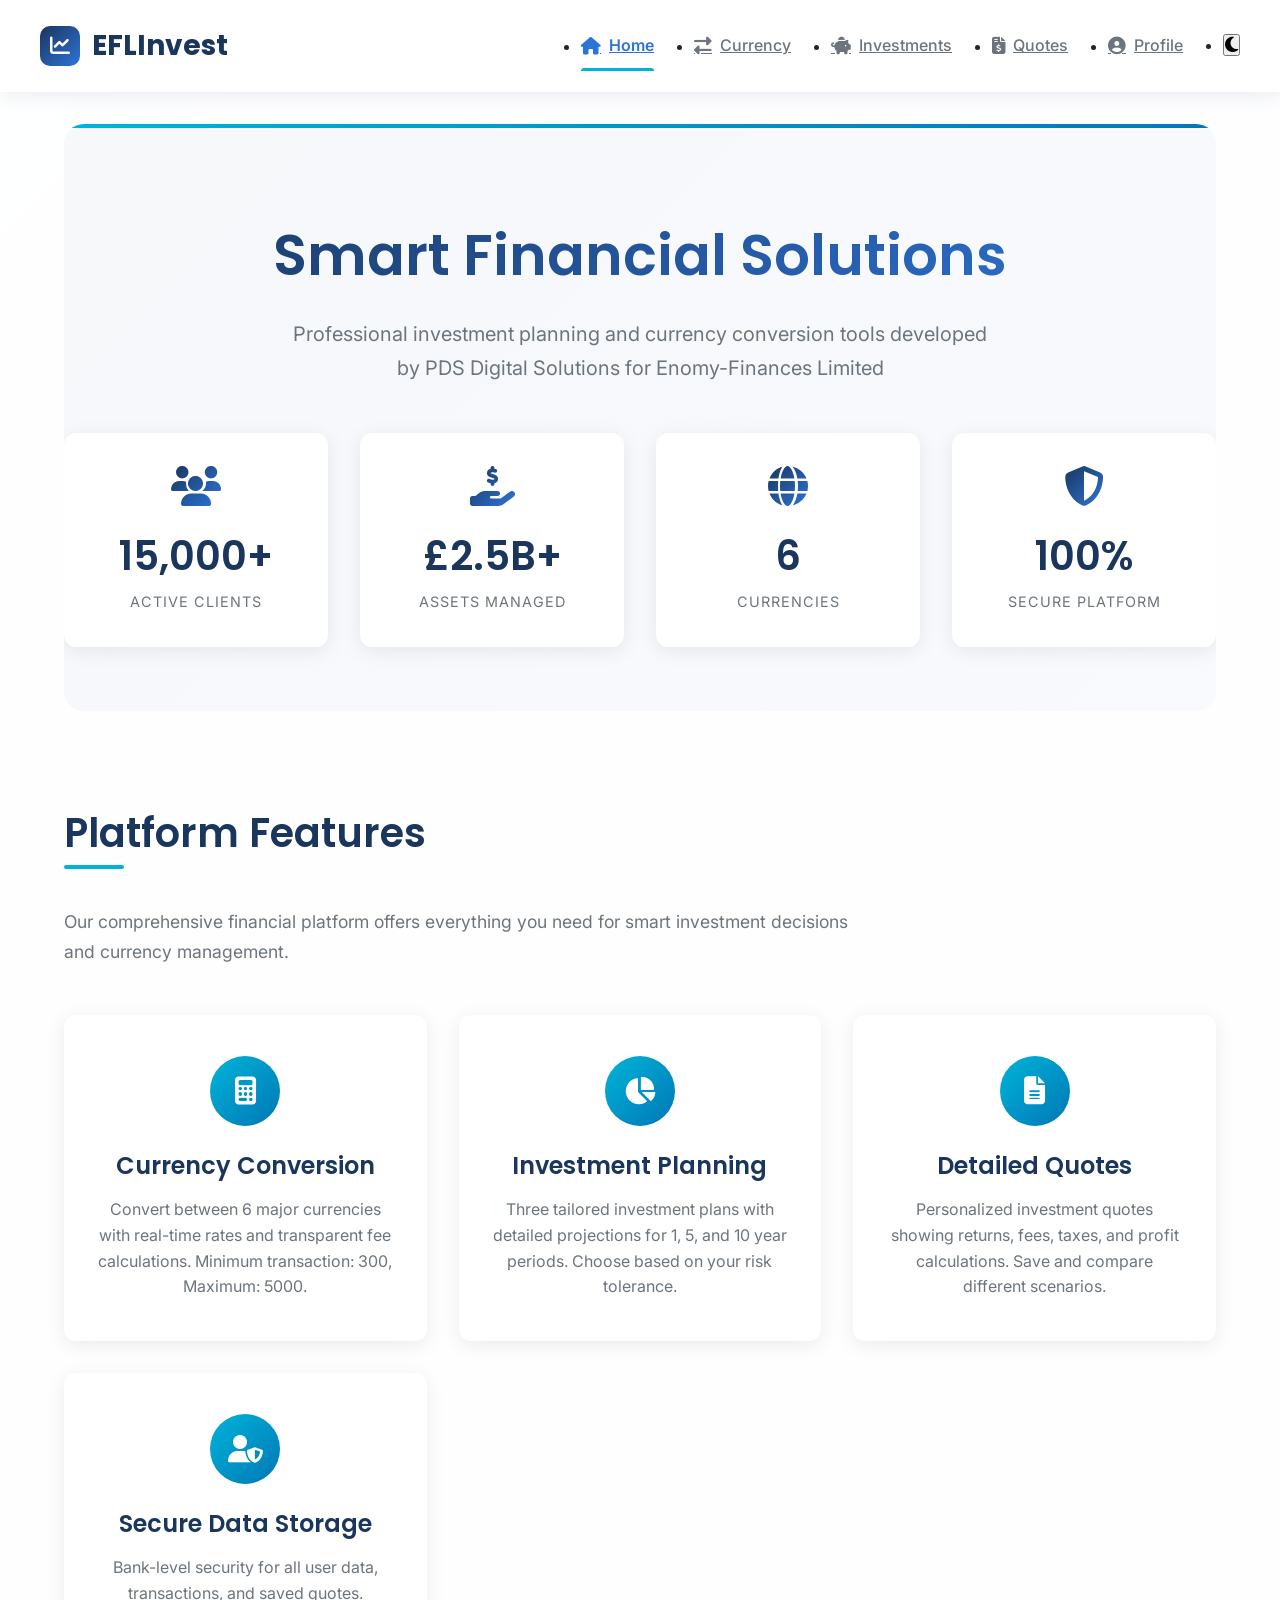
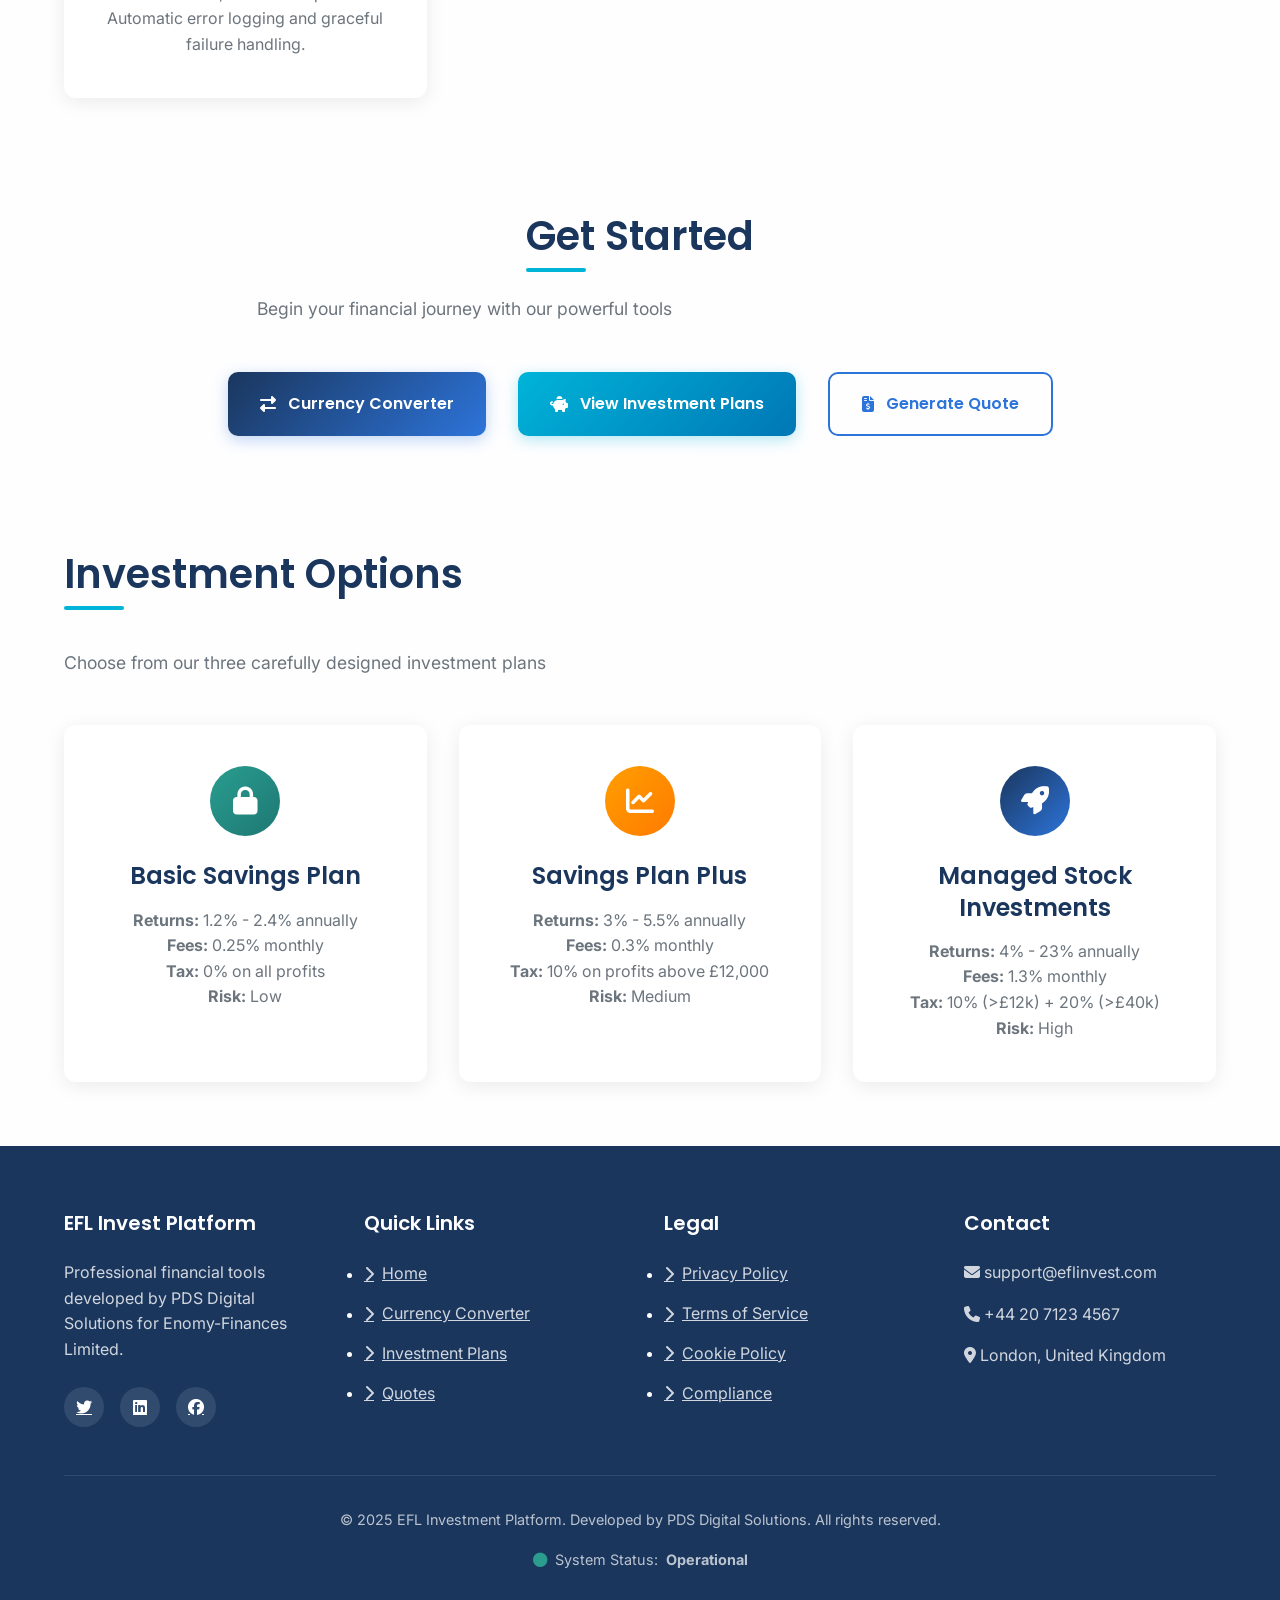
<file: index.html>
<!DOCTYPE html>
<html lang="en">
<head>
    <meta charset="UTF-8">
    <meta name="viewport" content="width=device-width, initial-scale=1.0">
    <title>EFL Investment Platform | Home</title>
    <link rel="stylesheet" href="style.css">
    <link rel="stylesheet" href="https://cdnjs.cloudflare.com/ajax/libs/font-awesome/6.4.0/css/all.min.css">
    <link href="https://fonts.googleapis.com/css2?family=Poppins:wght@300;400;500;600;700&family=Inter:wght@300;400;500;600&display=swap" rel="stylesheet">
    <link rel="icon" type="image/x-icon" href="assets/favicon.ico">
</head>
<body>
    <div class="page-wrapper">
        <!-- Navigation -->
        <nav class="navbar">
            <div class="container nav-container">
                <a href="index.html" class="logo">
                    <div class="logo-icon">
                        <i class="fas fa-chart-line"></i>
                    </div>
                    <span>EFL</span>Invest
                </a>
                
                <ul class="nav-menu">
                    <li><a href="index.html" class="active"><i class="fas fa-home"></i> Home</a></li>
                    <li><a href="currency.html"><i class="fas fa-exchange-alt"></i> Currency</a></li>
                    <li><a href="investments.html"><i class="fas fa-piggy-bank"></i> Investments</a></li>
                    <li><a href="qoutes.html"><i class="fas fa-file-invoice-dollar"></i> Quotes</a></li>
                    <li><a href="profile.html"><i class="fas fa-user-circle"></i> Profile</a></li>
                    <li>
    <button id="themeToggle" class="theme-toggle-btn">
        <i class="fas fa-moon"></i>
    </button>
</li>
                </ul>
                
                <button class="hamburger">
                    <i class="fas fa-bars"></i>
                </button>
            </div>
        </nav>

        <!-- Hero Section -->
        <main class="container">
            <section class="hero">
                <h1>Smart Financial Solutions</h1>
                <p class="subtitle">Professional investment planning and currency conversion tools developed by PDS Digital Solutions for Enomy-Finances Limited</p>
                
                <div class="hero-stats">
                    <div class="stat-card">
                        <i class="fas fa-users"></i>
                        <h3>15,000+</h3>
                        <p>Active Clients</p>
                    </div>
                    <div class="stat-card">
                        <i class="fas fa-hand-holding-usd"></i>
                        <h3>£2.5B+</h3>
                        <p>Assets Managed</p>
                    </div>
                    <div class="stat-card">
                        <i class="fas fa-globe"></i>
                        <h3>6</h3>
                        <p>Currencies</p>
                    </div>
                    <div class="stat-card">
                        <i class="fas fa-shield-alt"></i>
                        <h3>100%</h3>
                        <p>Secure Platform</p>
                    </div>
                </div>
            </section>

            <!-- Features Section -->
            <section class="features">
                <h2>Platform Features</h2>
                <p class="section-description">Our comprehensive financial platform offers everything you need for smart investment decisions and currency management.</p>
                
                <div class="features-grid">
                    <div class="feature-card">
                        <div class="feature-icon">
                            <i class="fas fa-calculator"></i>
                        </div>
                        <h3>Currency Conversion</h3>
                        <p>Convert between 6 major currencies with real-time rates and transparent fee calculations. Minimum transaction: 300, Maximum: 5000.</p>
                    </div>
                    
                    <div class="feature-card">
                        <div class="feature-icon">
                            <i class="fas fa-chart-pie"></i>
                        </div>
                        <h3>Investment Planning</h3>
                        <p>Three tailored investment plans with detailed projections for 1, 5, and 10 year periods. Choose based on your risk tolerance.</p>
                    </div>
                    
                    <div class="feature-card">
                        <div class="feature-icon">
                            <i class="fas fa-file-alt"></i>
                        </div>
                        <h3>Detailed Quotes</h3>
                        <p>Personalized investment quotes showing returns, fees, taxes, and profit calculations. Save and compare different scenarios.</p>
                    </div>
                    
                    <div class="feature-card">
                        <div class="feature-icon">
                            <i class="fas fa-user-shield"></i>
                        </div>
                        <h3>Secure Data Storage</h3>
                        <p>Bank-level security for all user data, transactions, and saved quotes. Automatic error logging and graceful failure handling.</p>
                    </div>
                </div>
            </section>

            <!-- Quick Actions -->
            <section class="quick-actions">
                <h2>Get Started</h2>
                <p class="section-description">Begin your financial journey with our powerful tools</p>
                
                <div class="action-buttons">
                    <a href="currency.html" class="btn btn-primary">
                        <i class="fas fa-exchange-alt"></i> Currency Converter
                    </a>
                    <a href="investments.html" class="btn btn-secondary">
                        <i class="fas fa-piggy-bank"></i> View Investment Plans
                    </a>
                    <a href="quotes.html" class="btn btn-outline">
                        <i class="fas fa-file-invoice-dollar"></i> Generate Quote
                    </a>
                </div>
            </section>

            <!-- Investment Plans Preview -->
            <section class="features">
                <h2>Investment Options</h2>
                <p class="section-description">Choose from our three carefully designed investment plans</p>
                
                <div class="features-grid">
                    <div class="feature-card">
                        <div class="feature-icon" style="background: var(--gradient-success);">
                            <i class="fas fa-lock"></i>
                        </div>
                        <h3>Basic Savings Plan</h3>
                        <p><strong>Returns:</strong> 1.2% - 2.4% annually<br>
                           <strong>Fees:</strong> 0.25% monthly<br>
                           <strong>Tax:</strong> 0% on all profits<br>
                           <strong>Risk:</strong> Low</p>
                    </div>
                    
                    <div class="feature-card">
                        <div class="feature-icon" style="background: var(--gradient-warning);">
                            <i class="fas fa-chart-line"></i>
                        </div>
                        <h3>Savings Plan Plus</h3>
                        <p><strong>Returns:</strong> 3% - 5.5% annually<br>
                           <strong>Fees:</strong> 0.3% monthly<br>
                           <strong>Tax:</strong> 10% on profits above £12,000<br>
                           <strong>Risk:</strong> Medium</p>
                    </div>
                    
                    <div class="feature-card">
                        <div class="feature-icon" style="background: var(--gradient-primary);">
                            <i class="fas fa-rocket"></i>
                        </div>
                        <h3>Managed Stock Investments</h3>
                        <p><strong>Returns:</strong> 4% - 23% annually<br>
                           <strong>Fees:</strong> 1.3% monthly<br>
                           <strong>Tax:</strong> 10% (>£12k) + 20% (>£40k)<br>
                           <strong>Risk:</strong> High</p>
                    </div>
                </div>
            </section>
        </main>

        <!-- Footer -->
        <footer>
            <div class="container">
                <div class="footer-content">
                    <div class="footer-section">
                        <h4>EFL Invest Platform</h4>
                        <p>Professional financial tools developed by PDS Digital Solutions for Enomy-Finances Limited.</p>
                        <div class="footer-social">
                            <a href="#"><i class="fab fa-twitter"></i></a>
                            <a href="#"><i class="fab fa-linkedin"></i></a>
                            <a href="#"><i class="fab fa-facebook"></i></a>
                        </div>
                    </div>
                    
                    <div class="footer-section">
                        <h4>Quick Links</h4>
                        <ul>
                            <li><a href="index.html"><i class="fas fa-chevron-right"></i> Home</a></li>
                            <li><a href="currency.html"><i class="fas fa-chevron-right"></i> Currency Converter</a></li>
                            <li><a href="investments.html"><i class="fas fa-chevron-right"></i> Investment Plans</a></li>
                            <li><a href="quotes.html"><i class="fas fa-chevron-right"></i> Quotes</a></li>
                        </ul>
                    </div>
                    
                    <div class="footer-section">
                        <h4>Legal</h4>
                        <ul>
                            <li><a href="#"><i class="fas fa-chevron-right"></i> Privacy Policy</a></li>
                            <li><a href="#"><i class="fas fa-chevron-right"></i> Terms of Service</a></li>
                            <li><a href="#"><i class="fas fa-chevron-right"></i> Cookie Policy</a></li>
                            <li><a href="#"><i class="fas fa-chevron-right"></i> Compliance</a></li>
                        </ul>
                    </div>
                    
                    <div class="footer-section">
                        <h4>Contact</h4>
                        <p><i class="fas fa-envelope"></i> support@eflinvest.com</p>
                        <p><i class="fas fa-phone"></i> +44 20 7123 4567</p>
                        <p><i class="fas fa-map-marker-alt"></i> London, United Kingdom</p>
                    </div>
                </div>
                
                <div class="footer-bottom">
                    <p>&copy; 2025 EFL Investment Platform. Developed by PDS Digital Solutions. All rights reserved.</p>
                    <p class="system-status">
                        <i class="fas fa-circle status-online"></i> System Status: <strong>Operational</strong>
                    </p>
                </div>
            </div>
        </footer>

        <!-- Error Modal -->
        <div class="modal" id="errorModal">
            <div class="modal-content">
                <div class="modal-header error">
                    <h3><i class="fas fa-exclamation-triangle"></i> System Error</h3>
                    <button class="modal-close">&times;</button>
                </div>
                <div class="modal-body">
                    <p id="errorMessage">An unexpected error has occurred. Please try again later.</p>
                    <div class="error-actions">
                        <button class="btn btn-primary" id="retryButton">Retry</button>
                        <button class="btn btn-outline" id="reportButton">Report Issue</button>
                    </div>
                </div>
            </div>
        </div>

        <!-- Success Toast -->
        <div class="toast" id="successToast">
            <div class="toast-content">
                <i class="fas fa-check-circle toast-icon"></i>
                <div class="toast-message">Operation completed successfully!</div>
            </div>
        </div>
    </div>

    <script src="shared.js"></script>
    <script src="script.js"></script>
    
</body>
</html>
</file>
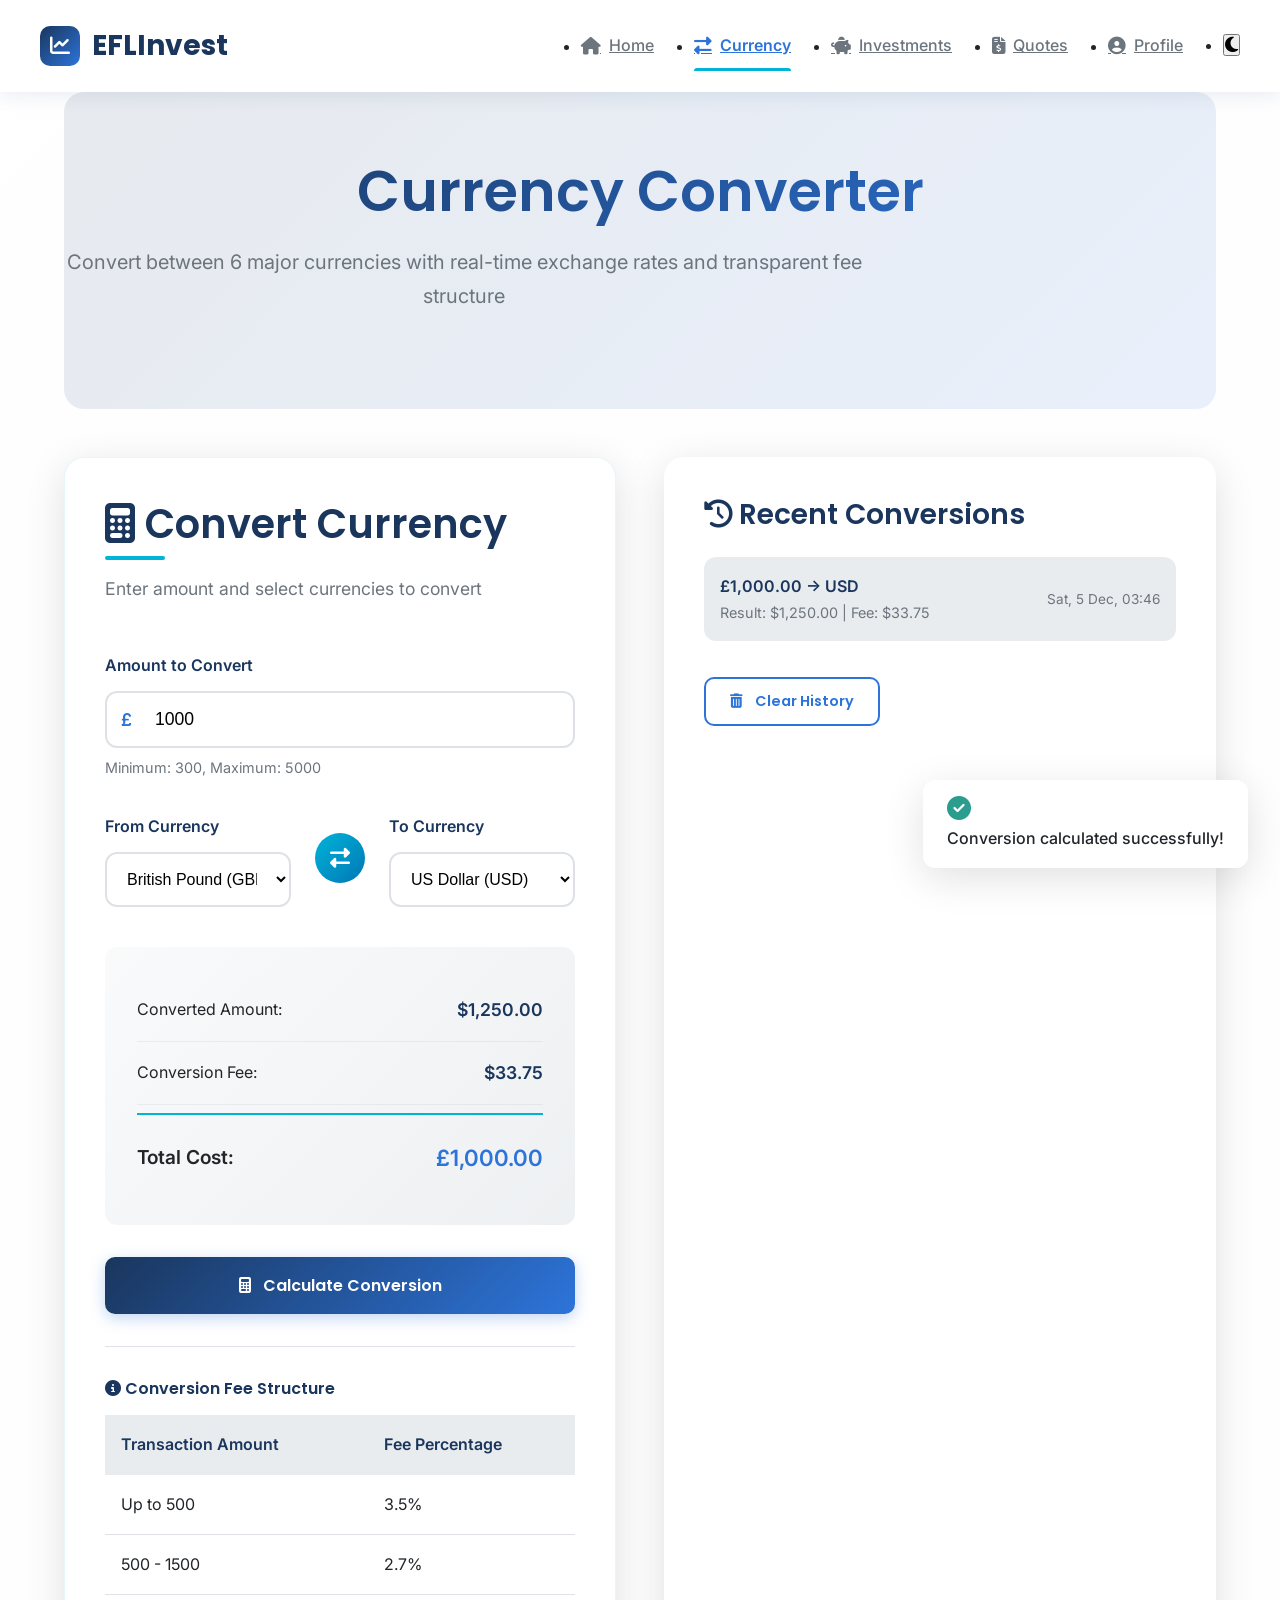
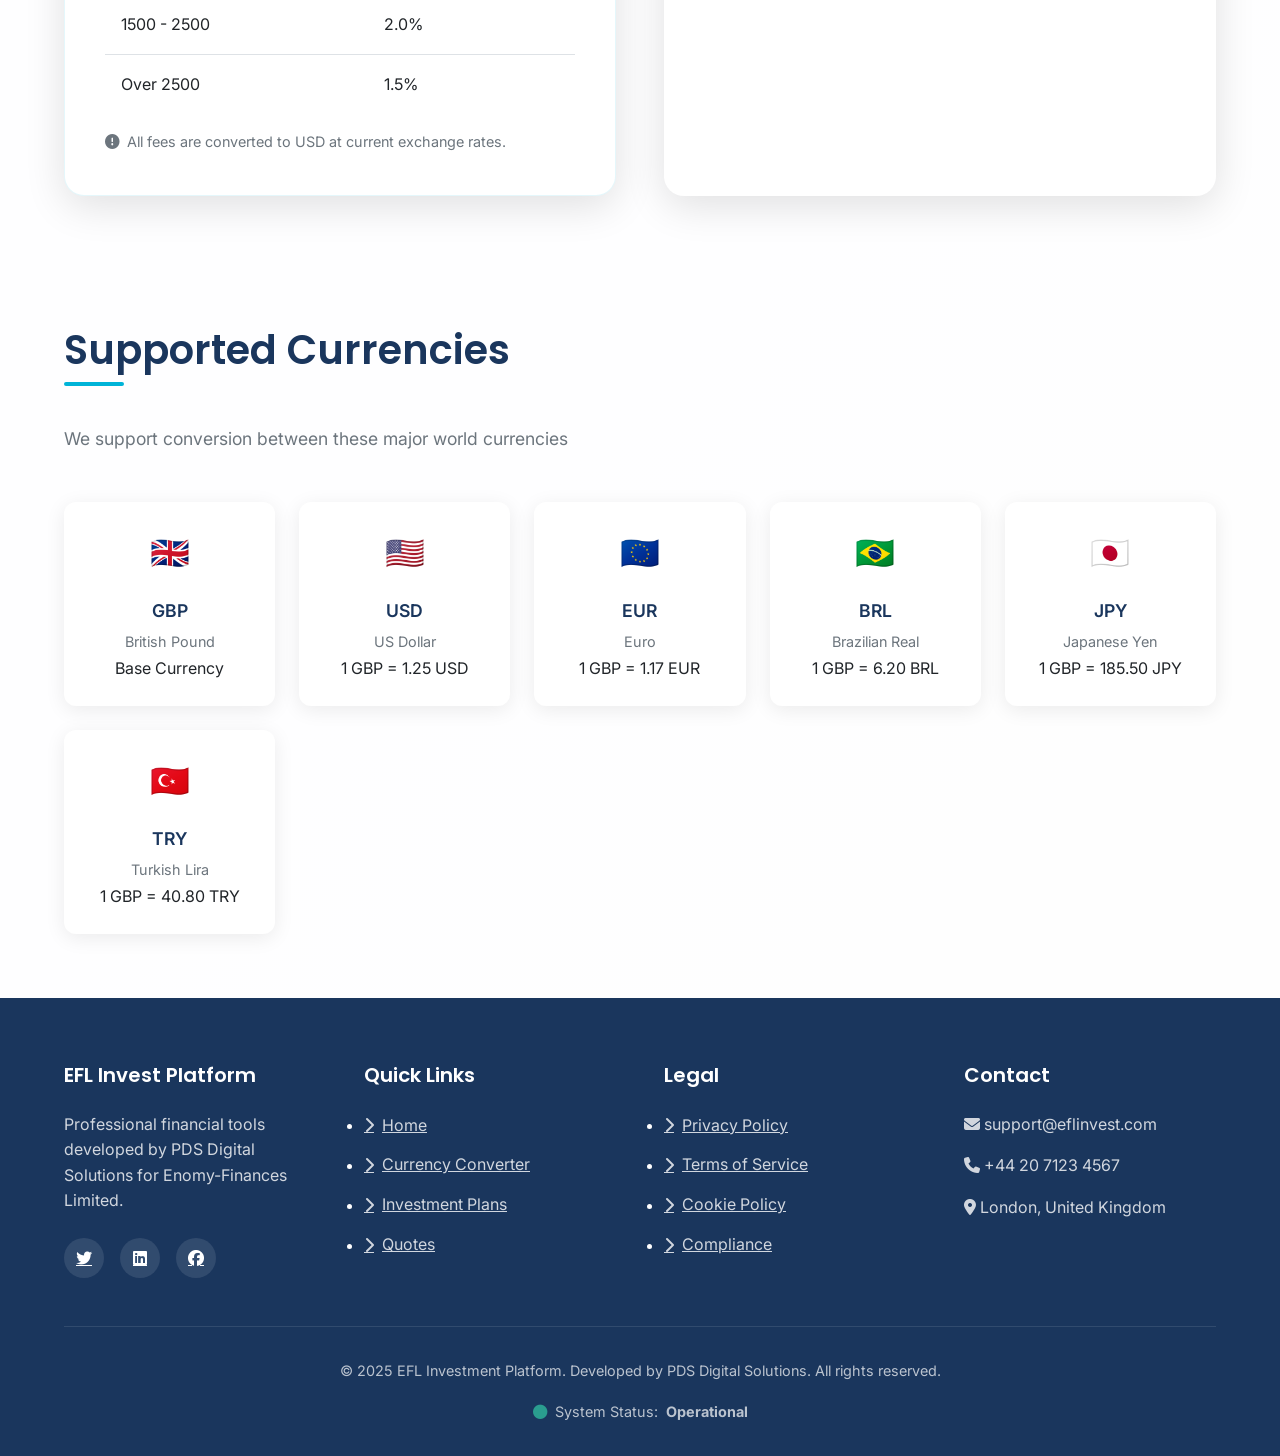
<file: currency.html>
<!DOCTYPE html>
<html lang="en">
<head>
    <meta charset="UTF-8">
    <meta name="viewport" content="width=device-width, initial-scale=1.0">
    <title>Currency Converter | EFL Investment Platform</title>
    <link rel="stylesheet" href="style.css">
    <link rel="stylesheet" href="https://cdnjs.cloudflare.com/ajax/libs/font-awesome/6.4.0/css/all.min.css">
    <link href="https://fonts.googleapis.com/css2?family=Poppins:wght@300;400;500;600;700&family=Inter:wght@300;400;500;600&display=swap" rel="stylesheet">
    <style>
        /* Currency Page Specific Styles */
        .currency-hero {
            background: linear-gradient(135deg, rgba(26, 54, 93, 0.1) 0%, rgba(45, 116, 218, 0.1) 100%);
            padding: 4rem 0;
            border-radius: var(--border-radius-lg);
            margin-bottom: 3rem;
            text-align: center;
        }
        
        .currency-hero h1 {
            margin-bottom: 1rem;
        }
        
        .converter-container {
            display: grid;
            grid-template-columns: 1fr 1fr;
            gap: 3rem;
            margin-bottom: 4rem;
        }
        
        @media (max-width: 992px) {
            .converter-container {
                grid-template-columns: 1fr;
            }
        }
        
        .converter-card {
            background: white;
            padding: 2.5rem;
            border-radius: var(--border-radius-lg);
            box-shadow: var(--shadow-lg);
            border: 1px solid rgba(0, 180, 216, 0.1);
        }
        
        .input-group {
            margin-bottom: 2rem;
        }
        
        .input-group label {
            display: block;
            margin-bottom: 0.75rem;
            font-weight: 600;
            color: var(--primary-color);
        }
        
        .input-with-icon {
            position: relative;
        }
        
        .input-with-icon input {
            width: 100%;
            padding: 1rem 1rem 1rem 3rem;
            border: 2px solid var(--border-color);
            border-radius: var(--border-radius);
            font-size: 1.1rem;
            font-weight: 500;
            transition: var(--transition);
        }
        
        .input-with-icon input:focus {
            outline: none;
            border-color: var(--accent-color);
            box-shadow: 0 0 0 3px rgba(0, 180, 216, 0.1);
        }
        
        .input-icon {
            position: absolute;
            left: 1rem;
            top: 50%;
            transform: translateY(-50%);
            font-weight: 600;
            color: var(--secondary-color);
            font-size: 1.1rem;
        }
        
        .input-hint {
            margin-top: 0.5rem;
            font-size: 0.9rem;
            color: var(--gray-color);
        }
        
        .input-error {
            border-color: var(--danger-color) !important;
        }
        
        .error-message {
            color: var(--danger-color);
            font-size: 0.85rem;
            margin-top: 0.25rem;
            display: none;
        }
        
        .currency-selectors {
            display: grid;
            grid-template-columns: 1fr auto 1fr;
            gap: 1.5rem;
            align-items: end;
            margin-bottom: 2.5rem;
        }
        
        .currency-selector {
            flex: 1;
        }
        
        .currency-selector label {
            display: block;
            margin-bottom: 0.75rem;
            font-weight: 600;
            color: var(--primary-color);
        }
        
        .currency-selector select {
            width: 100%;
            padding: 1rem;
            border: 2px solid var(--border-color);
            border-radius: var(--border-radius);
            font-size: 1rem;
            font-weight: 500;
            background: white;
            cursor: pointer;
            transition: var(--transition);
        }
        
        .currency-selector select:focus {
            outline: none;
            border-color: var(--accent-color);
        }
        
        .swap-button {
            display: flex;
            justify-content: center;
            align-items: center;
            margin-bottom: 1.5rem;
        }
        
        .converter-results {
            background: linear-gradient(135deg, rgba(248, 249, 250, 0.8) 0%, rgba(233, 236, 239, 0.8) 100%);
            border-radius: var(--border-radius);
            padding: 2rem;
            margin-bottom: 2rem;
        }
        
        .result-row {
            display: flex;
            justify-content: space-between;
            align-items: center;
            padding: 1rem 0;
            border-bottom: 1px solid rgba(0, 0, 0, 0.05);
        }
        
        .result-row:last-child {
            border-bottom: none;
        }
        
        .result-row.total {
            border-top: 2px solid var(--accent-color);
            margin-top: 0.5rem;
            padding-top: 1.5rem;
            font-size: 1.2rem;
            font-weight: 600;
        }
        
        .result-value {
            font-weight: 600;
            color: var(--primary-color);
            font-size: 1.1rem;
        }
        
        .result-row.total .result-value {
            font-size: 1.4rem;
            color: var(--secondary-color);
        }
        
        .fee-info {
            margin-top: 2rem;
            padding-top: 2rem;
            border-top: 1px solid var(--border-color);
        }
        
        .fee-table {
            width: 100%;
            border-collapse: collapse;
            margin: 1rem 0;
        }
        
        .fee-table th {
            background: var(--light-gray);
            padding: 1rem;
            text-align: left;
            font-weight: 600;
            color: var(--primary-color);
        }
        
        .fee-table td {
            padding: 1rem;
            border-bottom: 1px solid var(--border-color);
        }
        
        .fee-table tr:last-child td {
            border-bottom: none;
        }
        
        .fee-table tr:hover {
            background: rgba(0, 180, 216, 0.05);
        }
        
        .note {
            font-size: 0.9rem;
            color: var(--gray-color);
            margin-top: 1rem;
            display: flex;
            align-items: center;
            gap: 0.5rem;
        }
        
        .conversion-history {
            background: white;
            padding: 2.5rem;
            border-radius: var(--border-radius-lg);
            box-shadow: var(--shadow-lg);
        }
        
        .history-list {
            max-height: 400px;
            overflow-y: auto;
            margin: 1.5rem 0;
        }
        
        .history-item {
            display: flex;
            justify-content: space-between;
            align-items: center;
            padding: 1rem;
            border-radius: var(--border-radius);
            background: var(--light-gray);
            margin-bottom: 0.75rem;
            transition: var(--transition);
        }
        
        .history-item:hover {
            background: rgba(0, 180, 216, 0.1);
            transform: translateX(5px);
        }
        
        .history-amount {
            font-weight: 600;
            color: var(--primary-color);
        }
        
        .history-details {
            font-size: 0.9rem;
            color: var(--gray-color);
        }
        
        .history-date {
            font-size: 0.85rem;
            color: var(--gray-color);
        }
        
        .empty-history {
            text-align: center;
            color: var(--gray-color);
            padding: 2rem;
        }
        
        .currency-cards {
            display: grid;
            grid-template-columns: repeat(auto-fit, minmax(200px, 1fr));
            gap: 1.5rem;
            margin-top: 3rem;
        }
        
        .currency-card {
            background: white;
            padding: 1.5rem;
            border-radius: var(--border-radius);
            box-shadow: var(--shadow);
            text-align: center;
            transition: var(--transition);
        }
        
        .currency-card:hover {
            transform: translateY(-5px);
            box-shadow: var(--shadow-hover);
        }
        
        .currency-flag {
            font-size: 2rem;
            margin-bottom: 1rem;
        }
        
        .currency-code {
            font-weight: 600;
            color: var(--primary-color);
            font-size: 1.1rem;
        }
        
        .currency-name {
            color: var(--gray-color);
            font-size: 0.9rem;
            margin-top: 0.25rem;
        }
    </style>
</head>
<body>
    <div class="page-wrapper">
        <!-- Navigation -->
        <nav class="navbar">
            <div class="container nav-container">
                <a href="index.html" class="logo">
                    <div class="logo-icon">
                        <i class="fas fa-chart-line"></i>
                    </div>
                    <span>EFL</span>Invest
                </a>
                
                <ul class="nav-menu">
                    <li><a href="index.html"><i class="fas fa-home"></i> Home</a></li>
                    <li><a href="currency.html" class="active"><i class="fas fa-exchange-alt"></i> Currency</a></li>
                    <li><a href="investments.html"><i class="fas fa-piggy-bank"></i> Investments</a></li>
                    <li><a href="quotes.html"><i class="fas fa-file-invoice-dollar"></i> Quotes</a></li>
                    <li><a href="profile.html"><i class="fas fa-user-circle"></i> Profile</a></li>
                    <li>
                        <button id="themeToggle" class="theme-toggle-btn">
                            <i class="fas fa-moon"></i>
                        </button>
                    </li>
                </ul>
                
                <button class="hamburger">
                    <i class="fas fa-bars"></i>
                </button>
            </div>
        </nav>

        <!-- Hero Section -->
        <main class="container">
            <section class="currency-hero">
                <h1>Currency Converter</h1>
                <p class="subtitle">Convert between 6 major currencies with real-time exchange rates and transparent fee structure</p>
            </section>

            <!-- Converter Section -->
            <div class="converter-container">
                <div class="converter-card">
                    <h2><i class="fas fa-calculator"></i> Convert Currency</h2>
                    <p class="section-description">Enter amount and select currencies to convert</p>
                    
                    <div class="input-group">
                        <label for="amount">Amount to Convert</label>
                        <div class="input-with-icon">
                            <input type="number" id="amount" placeholder="Enter amount" min="300" max="5000" step="0.01" value="1000">
                            <span class="input-icon" id="amountSymbol">£</span>
                        </div>
                        <div class="input-hint">Minimum: 300, Maximum: 5000</div>
                        <div class="error-message" id="amountError">Please enter an amount between 300 and 5000</div>
                    </div>

                    <div class="currency-selectors">
                        <div class="currency-selector">
                            <label for="fromCurrency">From Currency</label>
                            <select id="fromCurrency">
                                <option value="GBP">British Pound (GBP)</option>
                                <option value="USD">US Dollar (USD)</option>
                                <option value="EUR">Euro (EUR)</option>
                                <option value="BRL">Brazilian Real (BRL)</option>
                                <option value="JPY">Japanese Yen (JPY)</option>
                                <option value="TRY">Turkish Lira (TRY)</option>
                            </select>
                        </div>
                        
                        <div class="swap-button">
                            <button id="swapCurrencies" class="btn-icon">
                                <i class="fas fa-exchange-alt"></i>
                            </button>
                        </div>
                        
                        <div class="currency-selector">
                            <label for="toCurrency">To Currency</label>
                            <select id="toCurrency">
                                <option value="USD">US Dollar (USD)</option>
                                <option value="GBP">British Pound (GBP)</option>
                                <option value="EUR">Euro (EUR)</option>
                                <option value="BRL">Brazilian Real (BRL)</option>
                                <option value="JPY">Japanese Yen (JPY)</option>
                                <option value="TRY">Turkish Lira (TRY)</option>
                            </select>
                        </div>
                    </div>

                    <div class="converter-results">
                        <div class="result-row">
                            <span>Converted Amount:</span>
                            <span id="convertedAmount" class="result-value">0.00</span>
                        </div>
                        <div class="result-row">
                            <span>Conversion Fee:</span>
                            <span id="conversionFee" class="result-value">0.00 USD</span>
                        </div>
                        <div class="result-row total">
                            <span>Total Cost:</span>
                            <span id="totalCost" class="result-value">0.00</span>
                        </div>
                    </div>

                    <button id="convertButton" class="btn btn-primary btn-block">
                        <i class="fas fa-calculator"></i> Calculate Conversion
                    </button>
                    
                    <div class="fee-info">
                        <h4><i class="fas fa-info-circle"></i> Conversion Fee Structure</h4>
                        <table class="fee-table">
                            <thead>
                                <tr>
                                    <th>Transaction Amount</th>
                                    <th>Fee Percentage</th>
                                </tr>
                            </thead>
                            <tbody>
                                <tr>
                                    <td>Up to 500</td>
                                    <td>3.5%</td>
                                </tr>
                                <tr>
                                    <td>500 - 1500</td>
                                    <td>2.7%</td>
                                </tr>
                                <tr>
                                    <td>1500 - 2500</td>
                                    <td>2.0%</td>
                                </tr>
                                <tr>
                                    <td>Over 2500</td>
                                    <td>1.5%</td>
                                </tr>
                            </tbody>
                        </table>
                        <p class="note"><i class="fas fa-exclamation-circle"></i> All fees are converted to USD at current exchange rates.</p>
                    </div>
                </div>

                <div class="conversion-history">
                    <h3><i class="fas fa-history"></i> Recent Conversions</h3>
                    <div id="historyList" class="history-list">
                        <!-- History will be loaded here -->
                    </div>
                    <button id="clearHistory" class="btn btn-outline btn-small">
                        <i class="fas fa-trash-alt"></i> Clear History
                    </button>
                </div>
            </div>

            <!-- Supported Currencies -->
            <section class="features">
                <h2>Supported Currencies</h2>
                <p class="section-description">We support conversion between these major world currencies</p>
                
                <div class="currency-cards">
                    <div class="currency-card">
                        <div class="currency-flag">🇬🇧</div>
                        <div class="currency-code">GBP</div>
                        <div class="currency-name">British Pound</div>
                        <div class="currency-rate" data-currency="GBP">Base Currency</div>
                    </div>
                    <div class="currency-card">
                        <div class="currency-flag">🇺🇸</div>
                        <div class="currency-code">USD</div>
                        <div class="currency-name">US Dollar</div>
                        <div class="currency-rate" data-currency="USD">1 GBP = 1.25 USD</div>
                    </div>
                    <div class="currency-card">
                        <div class="currency-flag">🇪🇺</div>
                        <div class="currency-code">EUR</div>
                        <div class="currency-name">Euro</div>
                        <div class="currency-rate" data-currency="EUR">1 GBP = 1.17 EUR</div>
                    </div>
                    <div class="currency-card">
                        <div class="currency-flag">🇧🇷</div>
                        <div class="currency-code">BRL</div>
                        <div class="currency-name">Brazilian Real</div>
                        <div class="currency-rate" data-currency="BRL">1 GBP = 6.20 BRL</div>
                    </div>
                    <div class="currency-card">
                        <div class="currency-flag">🇯🇵</div>
                        <div class="currency-code">JPY</div>
                        <div class="currency-name">Japanese Yen</div>
                        <div class="currency-rate" data-currency="JPY">1 GBP = 185.50 JPY</div>
                    </div>
                    <div class="currency-card">
                        <div class="currency-flag">🇹🇷</div>
                        <div class="currency-code">TRY</div>
                        <div class="currency-name">Turkish Lira</div>
                        <div class="currency-rate" data-currency="TRY">1 GBP = 40.80 TRY</div>
                    </div>
                </div>
            </section>
        </main>

        <!-- Footer -->
        <footer>
            <div class="container">
                <div class="footer-content">
                    <div class="footer-section">
                        <h4>EFL Invest Platform</h4>
                        <p>Professional financial tools developed by PDS Digital Solutions for Enomy-Finances Limited.</p>
                        <div class="footer-social">
                            <a href="#"><i class="fab fa-twitter"></i></a>
                            <a href="#"><i class="fab fa-linkedin"></i></a>
                            <a href="#"><i class="fab fa-facebook"></i></a>
                        </div>
                    </div>
                    
                    <div class="footer-section">
                        <h4>Quick Links</h4>
                        <ul>
                            <li><a href="index.html"><i class="fas fa-chevron-right"></i> Home</a></li>
                            <li><a href="currency.html"><i class="fas fa-chevron-right"></i> Currency Converter</a></li>
                            <li><a href="investments.html"><i class="fas fa-chevron-right"></i> Investment Plans</a></li>
                            <li><a href="quotes.html"><i class="fas fa-chevron-right"></i> Quotes</a></li>
                        </ul>
                    </div>
                    
                    <div class="footer-section">
                        <h4>Legal</h4>
                        <ul>
                            <li><a href="#"><i class="fas fa-chevron-right"></i> Privacy Policy</a></li>
                            <li><a href="#"><i class="fas fa-chevron-right"></i> Terms of Service</a></li>
                            <li><a href="#"><i class="fas fa-chevron-right"></i> Cookie Policy</a></li>
                            <li><a href="#"><i class="fas fa-chevron-right"></i> Compliance</a></li>
                        </ul>
                    </div>
                    
                    <div class="footer-section">
                        <h4>Contact</h4>
                        <p><i class="fas fa-envelope"></i> support@eflinvest.com</p>
                        <p><i class="fas fa-phone"></i> +44 20 7123 4567</p>
                        <p><i class="fas fa-map-marker-alt"></i> London, United Kingdom</p>
                    </div>
                </div>
                
                <div class="footer-bottom">
                    <p>&copy; 2025 EFL Investment Platform. Developed by PDS Digital Solutions. All rights reserved.</p>
                    <p class="system-status">
                        <i class="fas fa-circle status-online"></i> System Status: <strong>Operational</strong>
                    </p>
                </div>
            </div>
        </footer>

        <!-- Error Modal -->
        <div class="modal" id="errorModal">
            <div class="modal-content">
                <div class="modal-header error">
                    <h3><i class="fas fa-exclamation-triangle"></i> System Error</h3>
                    <button class="modal-close">&times;</button>
                </div>
                <div class="modal-body">
                    <p id="errorMessage">An unexpected error has occurred. Please try again later.</p>
                    <div class="error-actions">
                        <button class="btn btn-primary" id="retryButton">Retry</button>
                        <button class="btn btn-outline" id="reportButton">Report Issue</button>
                    </div>
                </div>
            </div>
        </div>

        <!-- Success Toast -->
        <div class="toast" id="successToast">
            <div class="toast-content">
                <i class="fas fa-check-circle toast-icon"></i>
                <div class="toast-message">Operation completed successfully!</div>
            </div>
        </div>
    </div>

    <script src="shared.js"></script>
    <script>
        // Currency Converter JavaScript
        document.addEventListener('DOMContentLoaded', function() {
            // DOM Elements
            const amountInput = document.getElementById('amount');
            const fromCurrency = document.getElementById('fromCurrency');
            const toCurrency = document.getElementById('toCurrency');
            const swapButton = document.getElementById('swapCurrencies');
            const convertButton = document.getElementById('convertButton');
            const amountSymbol = document.getElementById('amountSymbol');
            const convertedAmount = document.getElementById('convertedAmount');
            const conversionFee = document.getElementById('conversionFee');
            const totalCost = document.getElementById('totalCost');
            const historyList = document.getElementById('historyList');
            const clearHistory = document.getElementById('clearHistory');
            const amountError = document.getElementById('amountError');
            
            // Currency symbols mapping
            const currencySymbols = {
                'GBP': '£',
                'USD': '$',
                'EUR': '€',
                'BRL': 'R$',
                'JPY': '¥',
                'TRY': '₺'
            };
            
            // Currency names mapping
            const currencyNames = {
                'GBP': 'British Pound',
                'USD': 'US Dollar',
                'EUR': 'Euro',
                'BRL': 'Brazilian Real',
                'JPY': 'Japanese Yen',
                'TRY': 'Turkish Lira'
            };
            
            // Exchange rates (based on GBP as base currency)
            // These are mock rates - in a real app, you would fetch these from an API
            const exchangeRates = {
                'GBP': { 'GBP': 1, 'USD': 1.25, 'EUR': 1.17, 'BRL': 6.20, 'JPY': 185.50, 'TRY': 40.80 },
                'USD': { 'GBP': 0.80, 'USD': 1, 'EUR': 0.93, 'BRL': 4.96, 'JPY': 148.40, 'TRY': 32.64 },
                'EUR': { 'GBP': 0.85, 'USD': 1.07, 'EUR': 1, 'BRL': 5.30, 'JPY': 158.55, 'TRY': 34.87 },
                'BRL': { 'GBP': 0.16, 'USD': 0.20, 'EUR': 0.19, 'BRL': 1, 'JPY': 29.92, 'TRY': 6.58 },
                'JPY': { 'GBP': 0.0054, 'USD': 0.0067, 'EUR': 0.0063, 'BRL': 0.033, 'JPY': 1, 'TRY': 0.22 },
                'TRY': { 'GBP': 0.0245, 'USD': 0.0306, 'EUR': 0.0287, 'BRL': 0.152, 'JPY': 4.55, 'TRY': 1 }
            };
            
            // Update currency symbol when fromCurrency changes
            fromCurrency.addEventListener('change', function() {
                const symbol = currencySymbols[this.value] || '£';
                amountSymbol.textContent = symbol;
                calculateConversion();
            });
            
            // Swap currencies
            swapButton.addEventListener('click', function() {
                const temp = fromCurrency.value;
                fromCurrency.value = toCurrency.value;
                toCurrency.value = temp;
                
                const symbol = currencySymbols[fromCurrency.value] || '£';
                amountSymbol.textContent = symbol;
                
                calculateConversion();
            });
            
            // Validate amount
            function validateAmount() {
                const amount = parseFloat(amountInput.value) || 0;
                amountInput.classList.remove('input-error');
                amountError.style.display = 'none';
                
                if (amount < 300 || amount > 5000) {
                    amountInput.classList.add('input-error');
                    amountError.style.display = 'block';
                    return false;
                }
                
                if (isNaN(amount) || amount <= 0) {
                    amountInput.classList.add('input-error');
                    amountError.textContent = 'Please enter a valid amount';
                    amountError.style.display = 'block';
                    return false;
                }
                
                return true;
            }
            
            // Calculate conversion fee based on amount
            function calculateFee(amount) {
                if (amount <= 500) return amount * 0.035;
                if (amount <= 1500) return amount * 0.027;
                if (amount <= 2500) return amount * 0.02;
                return amount * 0.015;
            }
            
            // Format currency
            function formatCurrency(amount, currency) {
                const symbol = currencySymbols[currency] || '';
                const formatted = new Intl.NumberFormat('en-GB', {
                    minimumFractionDigits: 2,
                    maximumFractionDigits: 2
                }).format(amount);
                
                return `${symbol}${formatted}`;
            }
            
            // Calculate conversion
            function calculateConversion() {
                if (!validateAmount()) {
                    return;
                }
                
                const amount = parseFloat(amountInput.value);
                const from = fromCurrency.value;
                const to = toCurrency.value;
                
                // Get exchange rate
                const rate = exchangeRates[from]?.[to] || 1;
                
                // Calculate converted amount
                const converted = amount * rate;
                
                // Calculate fee (in original currency)
                const feeInOriginalCurrency = calculateFee(amount);
                
                // Convert fee to USD for display
                const feeInUSD = feeInOriginalCurrency * (exchangeRates[from]?.['USD'] || 1);
                
                // Update display
                convertedAmount.textContent = formatCurrency(converted, to);
                conversionFee.textContent = formatCurrency(feeInUSD, 'USD');
                totalCost.textContent = formatCurrency(amount, from);
                
                // Add to history
                addToHistory(amount, from, to, converted, feeInUSD);
                
                // Show success message
                showToast('Conversion calculated successfully!');
            }
            
            // Add conversion to history
            function addToHistory(amount, from, to, converted, fee) {
                const history = JSON.parse(localStorage.getItem('conversionHistory') || '[]');
                const historyItem = {
                    amount,
                    from,
                    to,
                    converted,
                    fee,
                    date: new Date().toISOString()
                };
                
                history.unshift(historyItem); // Add to beginning
                localStorage.setItem('conversionHistory', JSON.stringify(history.slice(0, 10))); // Keep last 10
                updateHistoryDisplay();
            }
            
            // Update history display
            function updateHistoryDisplay() {
                const history = JSON.parse(localStorage.getItem('conversionHistory') || '[]');
                
                if (history.length === 0) {
                    historyList.innerHTML = '<div class="empty-history">No conversion history yet</div>';
                    return;
                }
                
                historyList.innerHTML = history.map(item => {
                    const date = new Date(item.date);
                    const formattedDate = date.toLocaleDateString('en-GB', {
                        weekday: 'short',
                        day: 'numeric',
                        month: 'short',
                        hour: '2-digit',
                        minute: '2-digit'
                    });
                    
                    return `
                        <div class="history-item">
                            <div>
                                <div class="history-amount">${formatCurrency(item.amount, item.from)} → ${item.to}</div>
                                <div class="history-details">
                                    Result: ${formatCurrency(item.converted, item.to)} | 
                                    Fee: ${formatCurrency(item.fee, 'USD')}
                                </div>
                            </div>
                            <div class="history-date">${formattedDate}</div>
                        </div>
                    `;
                }).join('');
            }
            
            // Clear history
            clearHistory.addEventListener('click', function() {
                if (confirm('Are you sure you want to clear all conversion history?')) {
                    localStorage.removeItem('conversionHistory');
                    updateHistoryDisplay();
                    showToast('History cleared successfully!');
                }
            });
            
            // Show toast message
            function showToast(message) {
                const toast = document.getElementById('successToast');
                const toastMessage = document.querySelector('.toast-message');
                
                if (toast && toastMessage) {
                    toastMessage.textContent = message;
                    toast.classList.add('active');
                    
                    setTimeout(() => {
                        toast.classList.remove('active');
                    }, 3000);
                }
            }
            
            // Show error message
            function showError(message) {
                const modal = document.getElementById('errorModal');
                const errorMessage = document.getElementById('errorMessage');
                
                if (modal && errorMessage) {
                    errorMessage.textContent = message;
                    modal.classList.add('active');
                    
                    // Close modal when clicking X or outside
                    const closeModal = () => modal.classList.remove('active');
                    
                    document.querySelector('.modal-close')?.addEventListener('click', closeModal);
                    modal.addEventListener('click', (e) => {
                        if (e.target === modal) closeModal();
                    });
                    
                    // Retry button
                    document.getElementById('retryButton')?.addEventListener('click', () => {
                        closeModal();
                        calculateConversion();
                    });
                }
            }
            
            // Event listeners
            amountInput.addEventListener('input', calculateConversion);
            fromCurrency.addEventListener('change', calculateConversion);
            toCurrency.addEventListener('change', calculateConversion);
            convertButton.addEventListener('click', calculateConversion);
            
            // Validate amount on blur
            amountInput.addEventListener('blur', function() {
                const value = parseFloat(this.value);
                if (value < 300) {
                    this.value = 300;
                    showToast('Minimum amount set to 300');
                } else if (value > 5000) {
                    this.value = 5000;
                    showToast('Maximum amount set to 5000');
                }
                calculateConversion();
            });
            
            // Allow Enter key to calculate
            amountInput.addEventListener('keypress', function(e) {
                if (e.key === 'Enter') {
                    calculateConversion();
                }
            });
            
            // Initialize
            calculateConversion();
            updateHistoryDisplay();
            
            // Update currency rates display
            document.querySelectorAll('.currency-rate').forEach(element => {
                const currency = element.dataset.currency;
                if (currency !== 'GBP') {
                    const rate = exchangeRates['GBP'][currency];
                    element.textContent = `1 GBP = ${rate.toFixed(2)} ${currency}`;
                }
            });
            
            // Dark mode toggle
            const themeToggle = document.getElementById('themeToggle');
            if (themeToggle) {
                const savedTheme = localStorage.getItem('theme') || 'light';
                document.body.classList.toggle('dark-theme', savedTheme === 'dark');
                
                themeToggle.innerHTML = savedTheme === 'dark' 
                    ? '<i class="fas fa-sun"></i>' 
                    : '<i class="fas fa-moon"></i>';
                
                themeToggle.addEventListener('click', function() {
                    const isDark = document.body.classList.toggle('dark-theme');
                    localStorage.setItem('theme', isDark ? 'dark' : 'light');
                    this.innerHTML = isDark 
                        ? '<i class="fas fa-sun"></i>' 
                        : '<i class="fas fa-moon"></i>';
                });
            }
        });
    </script>
</body>
</html>
</file>
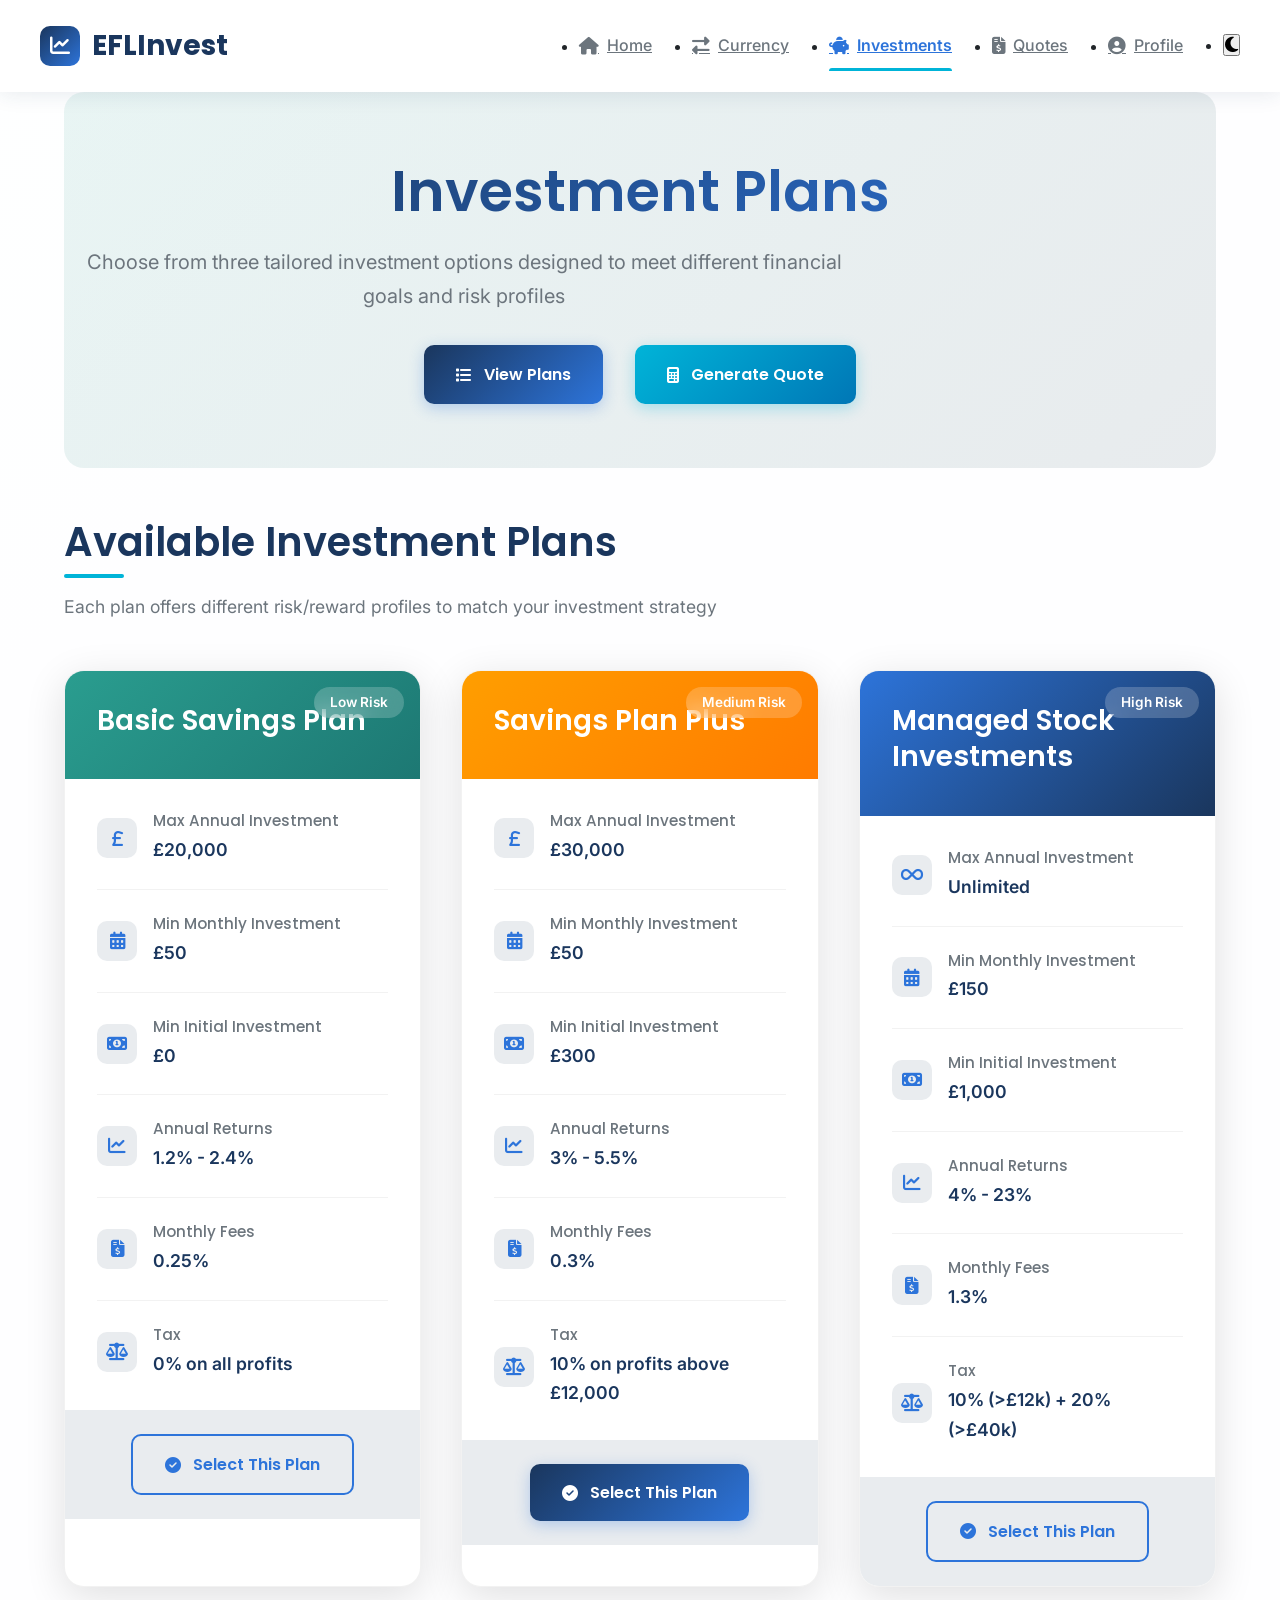
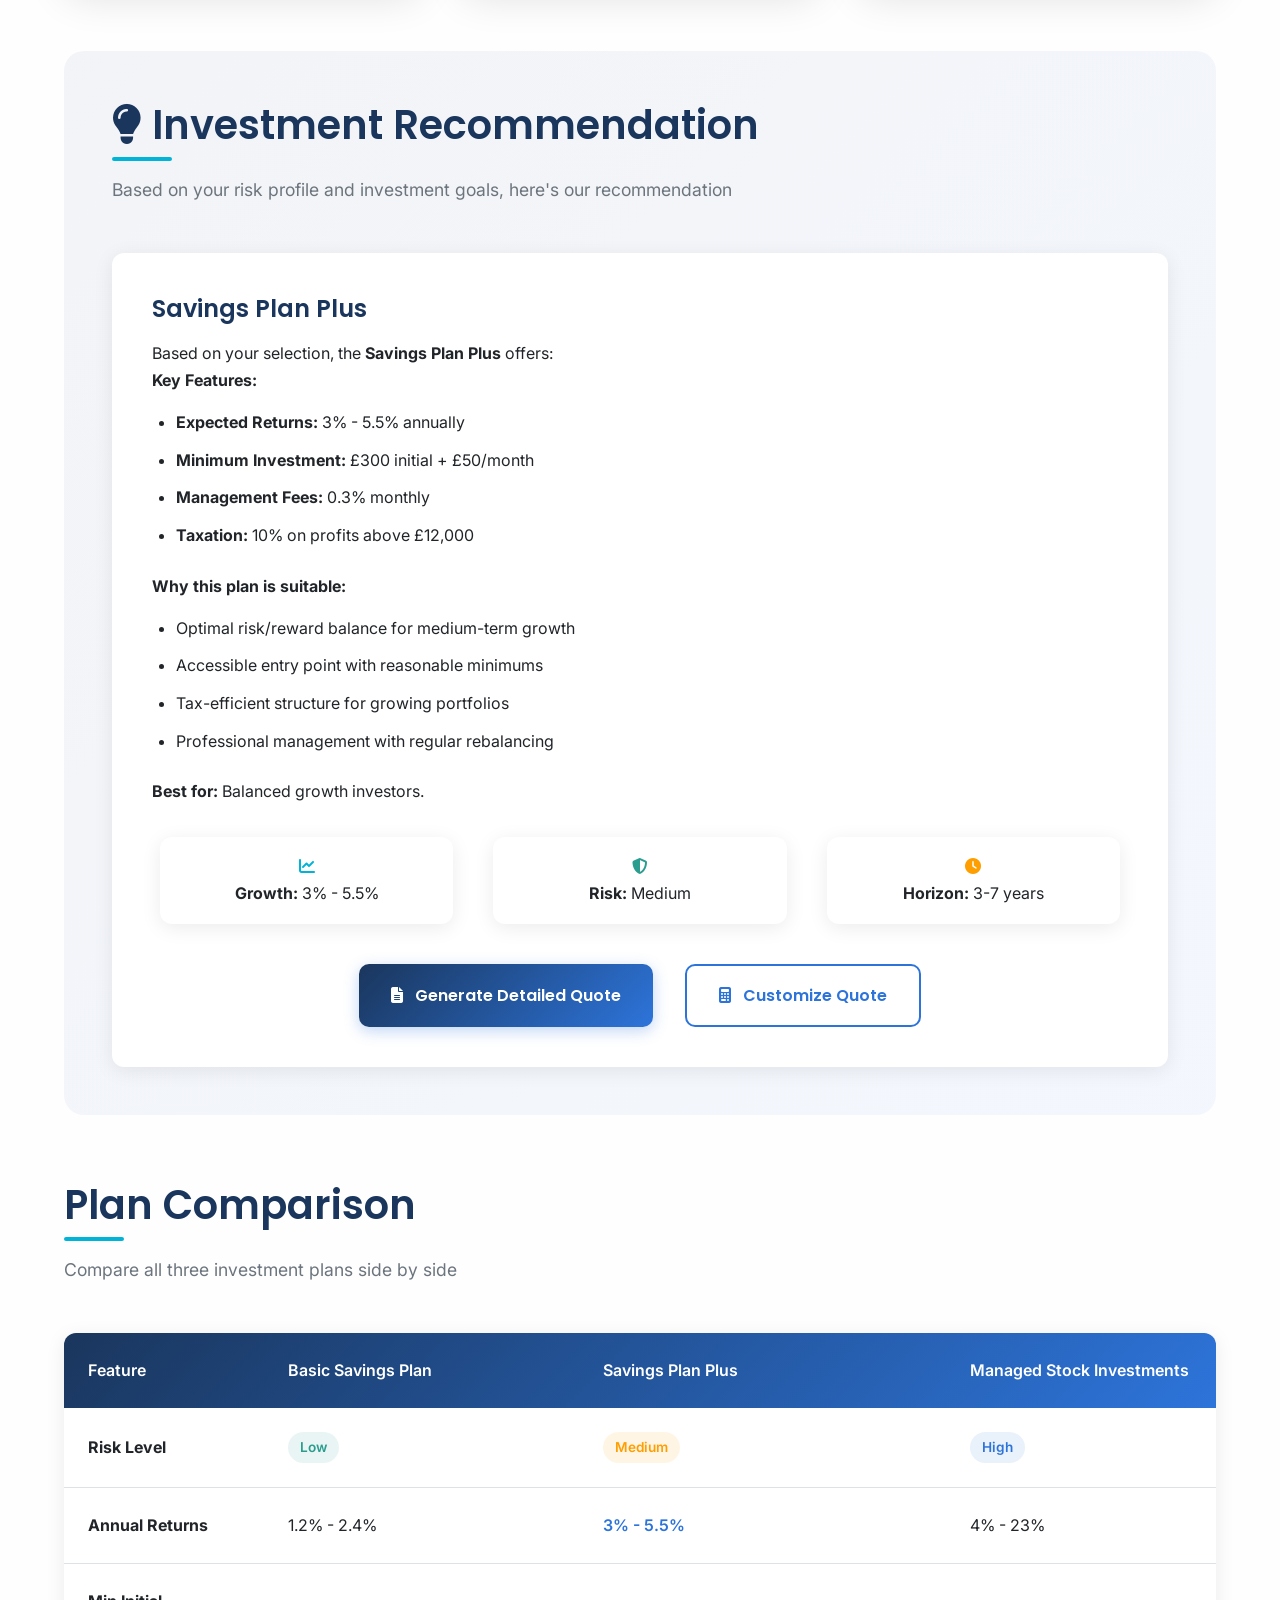
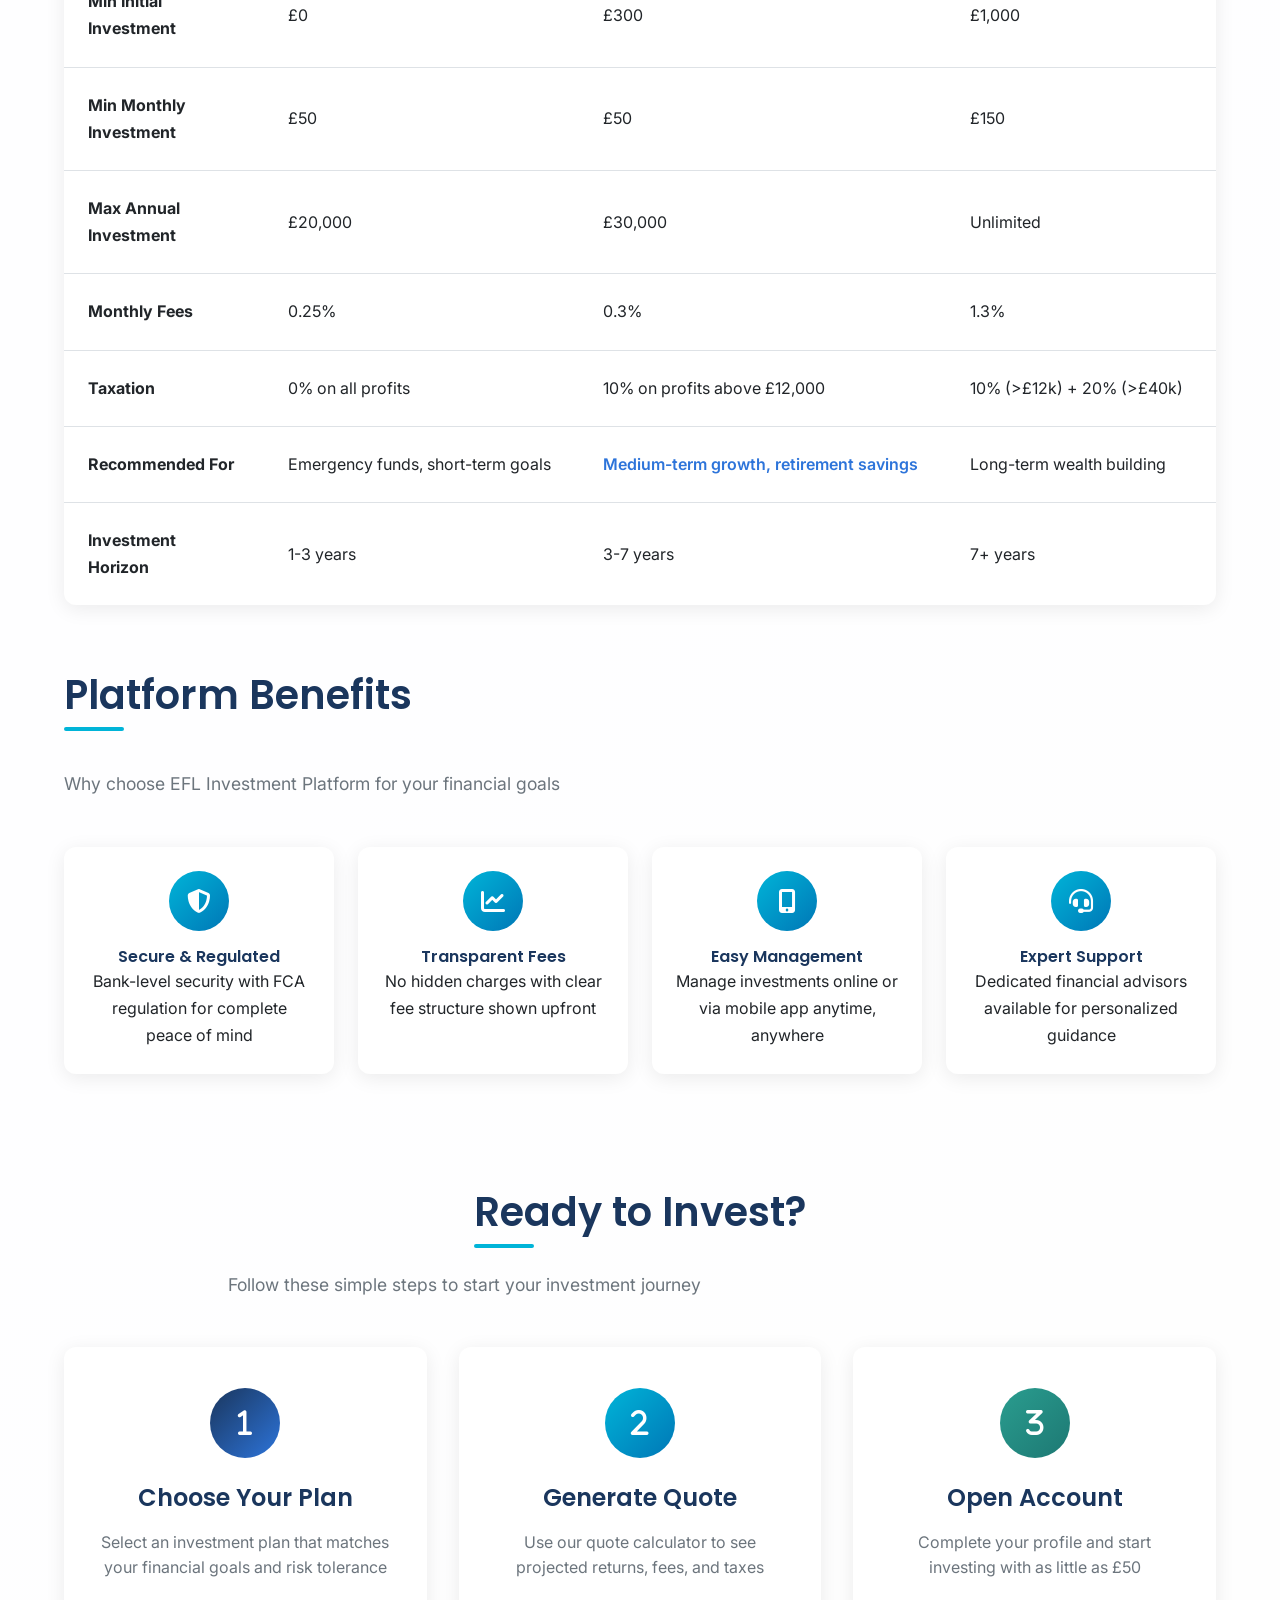
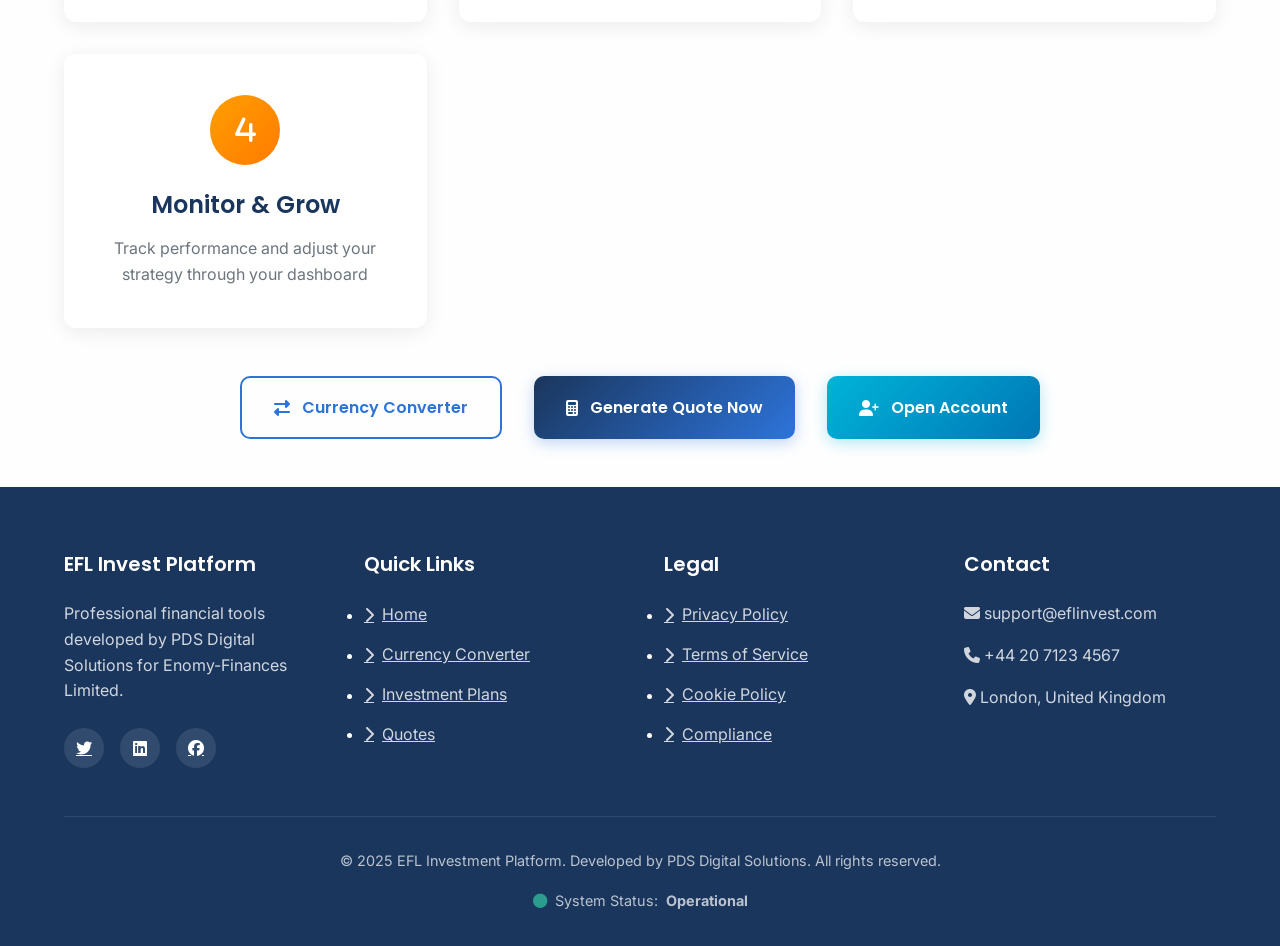
<file: investments.html>
<!DOCTYPE html>
<html lang="en">
<head>
    <meta charset="UTF-8">
    <meta name="viewport" content="width=device-width, initial-scale=1.0">
    <title>Investment Plans | EFL Investment Platform</title>
    <link rel="stylesheet" href="style.css">
    <link rel="stylesheet" href="https://cdnjs.cloudflare.com/ajax/libs/font-awesome/6.4.0/css/all.min.css">
    <link href="https://fonts.googleapis.com/css2?family=Poppins:wght@300;400;500;600;700&family=Inter:wght@300;400;500;600&display=swap" rel="stylesheet">
    <style>
        /* Investment Page Specific Styles */
        .investment-hero {
            background: linear-gradient(135deg, rgba(42, 157, 143, 0.1) 0%, rgba(38, 70, 83, 0.1) 100%);
            padding: 4rem 0;
            border-radius: var(--border-radius-lg);
            margin-bottom: 3rem;
            text-align: center;
        }
        
        .investment-hero h1 {
            margin-bottom: 1rem;
        }
        
        .investment-cards {
            display: grid;
            grid-template-columns: repeat(auto-fit, minmax(350px, 1fr));
            gap: 2.5rem;
            margin-bottom: 4rem;
        }
        
        @media (max-width: 768px) {
            .investment-cards {
                grid-template-columns: 1fr;
            }
        }
        
        .investment-card {
            background: white;
            border-radius: var(--border-radius-lg);
            box-shadow: var(--shadow-lg);
            overflow: hidden;
            transition: var(--transition);
            border: 1px solid rgba(0, 0, 0, 0.05);
        }
        
        .investment-card:hover {
            transform: translateY(-10px);
            box-shadow: var(--shadow-hover);
        }
        
        .investment-header {
            padding: 2rem;
            color: white;
            position: relative;
        }
        
        .investment-header.basic {
            background: linear-gradient(135deg, var(--success-color) 0%, #1d7873 100%);
        }
        
        .investment-header.plus {
            background: linear-gradient(135deg, var(--warning-color) 0%, #ff7b00 100%);
        }
        
        .investment-header.managed {
            background: linear-gradient(135deg, var(--secondary-color) 0%, #1a365d 100%);
        }
        
        .investment-header h3 {
            color: white;
            margin-bottom: 0.5rem;
            font-size: 1.75rem;
        }
        
        .investment-badge {
            position: absolute;
            top: 1rem;
            right: 1rem;
            background: rgba(255, 255, 255, 0.2);
            padding: 0.25rem 1rem;
            border-radius: 20px;
            font-size: 0.85rem;
            font-weight: 600;
            backdrop-filter: blur(10px);
        }
        
        .investment-body {
            padding: 2rem;
        }
        
        .investment-detail {
            display: flex;
            align-items: center;
            gap: 1rem;
            margin-bottom: 1.5rem;
            padding-bottom: 1.5rem;
            border-bottom: 1px solid rgba(0, 0, 0, 0.05);
        }
        
        .investment-detail:last-child {
            border-bottom: none;
            margin-bottom: 0;
            padding-bottom: 0;
        }
        
        .investment-detail i {
            width: 40px;
            height: 40px;
            background: var(--light-gray);
            border-radius: 10px;
            display: flex;
            align-items: center;
            justify-content: center;
            color: var(--secondary-color);
            font-size: 1.1rem;
        }
        
        .investment-detail div {
            flex: 1;
        }
        
        .investment-detail h4 {
            font-size: 0.95rem;
            color: var(--gray-color);
            margin-bottom: 0.25rem;
            font-weight: 500;
        }
        
        .investment-detail p {
            font-size: 1.1rem;
            font-weight: 600;
            color: var(--primary-color);
        }
        
        .investment-footer {
            padding: 1.5rem 2rem;
            background: var(--light-gray);
            text-align: center;
        }
        
        .recommendation-section {
            margin-top: 4rem;
            padding: 3rem;
            background: linear-gradient(135deg, rgba(26, 54, 93, 0.05) 0%, rgba(45, 116, 218, 0.05) 100%);
            border-radius: var(--border-radius-lg);
        }
        
        .recommendation-card {
            background: white;
            padding: 2.5rem;
            border-radius: var(--border-radius);
            box-shadow: var(--shadow);
            margin-top: 2rem;
        }
        
        .recommendation-content {
            margin-bottom: 2rem;
        }
        
        .recommendation-content h4 {
            color: var(--primary-color);
            margin-bottom: 1rem;
            font-size: 1.5rem;
        }
        
        .recommendation-content ul {
            margin: 1rem 0 1.5rem 1.5rem;
        }
        
        .recommendation-content li {
            margin-bottom: 0.75rem;
            color: var(--dark-color);
            line-height: 1.6;
        }
        
        .comparison-table {
            margin-top: 4rem;
        }
        
        .comparison-table h3 {
            text-align: center;
            margin-bottom: 2rem;
        }
        
        table.comparison {
            width: 100%;
            border-collapse: collapse;
            background: white;
            border-radius: var(--border-radius);
            overflow: hidden;
            box-shadow: var(--shadow);
        }
        
        table.comparison thead {
            background: linear-gradient(135deg, var(--primary-color) 0%, var(--secondary-color) 100%);
            color: white;
        }
        
        table.comparison th {
            padding: 1.5rem;
            text-align: left;
            font-weight: 600;
        }
        
        table.comparison th:first-child {
            width: 200px;
        }
        
        table.comparison td {
            padding: 1.5rem;
            border-bottom: 1px solid var(--border-color);
        }
        
        table.comparison tr:last-child td {
            border-bottom: none;
        }
        
        table.comparison tr:hover {
            background: rgba(0, 180, 216, 0.05);
        }
        
        .plan-highlight {
            font-weight: 600;
            color: var(--secondary-color);
        }
        
        .risk-indicator {
            display: inline-block;
            padding: 0.25rem 0.75rem;
            border-radius: 20px;
            font-size: 0.85rem;
            font-weight: 600;
        }
        
        .risk-low {
            background: rgba(42, 157, 143, 0.1);
            color: var(--success-color);
        }
        
        .risk-medium {
            background: rgba(255, 158, 0, 0.1);
            color: var(--warning-color);
        }
        
        .risk-high {
            background: rgba(45, 116, 218, 0.1);
            color: var(--secondary-color);
        }
        
        .feature-comparison {
            display: grid;
            grid-template-columns: repeat(auto-fit, minmax(300px, 1fr));
            gap: 2rem;
            margin-top: 3rem;
        }
        
        .feature-item {
            background: white;
            padding: 2rem;
            border-radius: var(--border-radius);
            box-shadow: var(--shadow);
        }
        
        .feature-item h4 {
            display: flex;
            align-items: center;
            gap: 0.75rem;
            margin-bottom: 1rem;
            color: var(--primary-color);
        }
        
        .feature-item i {
            color: var(--accent-color);
        }
        
        .plan-benefits {
            display: grid;
            grid-template-columns: repeat(auto-fit, minmax(250px, 1fr));
            gap: 1.5rem;
            margin-top: 2rem;
        }
        
        .benefit-card {
            background: white;
            padding: 1.5rem;
            border-radius: var(--border-radius);
            text-align: center;
            box-shadow: var(--shadow);
            transition: var(--transition);
        }
        
        .benefit-card:hover {
            transform: translateY(-5px);
        }
        
        .benefit-icon {
            width: 60px;
            height: 60px;
            background: var(--gradient-accent);
            border-radius: 50%;
            display: flex;
            align-items: center;
            justify-content: center;
            margin: 0 auto 1rem;
            color: white;
            font-size: 1.5rem;
        }
    </style>
</head>
<body>
    <div class="page-wrapper">
        <!-- Navigation -->
        <nav class="navbar">
            <div class="container nav-container">
                <a href="index.html" class="logo">
                    <div class="logo-icon">
                        <i class="fas fa-chart-line"></i>
                    </div>
                    <span>EFL</span>Invest
                </a>
                
                <ul class="nav-menu">
                    <li><a href="index.html"><i class="fas fa-home"></i> Home</a></li>
                    <li><a href="currency.html"><i class="fas fa-exchange-alt"></i> Currency</a></li>
                    <li><a href="investments.html" class="active"><i class="fas fa-piggy-bank"></i> Investments</a></li>
                    <li><a href="qoutes.html"><i class="fas fa-file-invoice-dollar"></i> Quotes</a></li>
                    <li><a href="profile.html"><i class="fas fa-user-circle"></i> Profile</a></li>
                    <li>
    <button id="themeToggle" class="theme-toggle-btn">
        <i class="fas fa-moon"></i>
    </button>
</li>
                </ul>
                
                <button class="hamburger">
                    <i class="fas fa-bars"></i>
                </button>
            </div>
        </nav>

        <!-- Hero Section -->
        <main class="container">
            <section class="investment-hero">
                <h1>Investment Plans</h1>
                <p class="subtitle">Choose from three tailored investment options designed to meet different financial goals and risk profiles</p>
                <div class="action-buttons" style="margin-top: 2rem;">
                    <a href="#plans" class="btn btn-primary">
                        <i class="fas fa-list"></i> View Plans
                    </a>
                    <a href="quotes.html" class="btn btn-secondary">
                        <i class="fas fa-calculator"></i> Generate Quote
                    </a>
                </div>
            </section>

            <!-- Investment Plans -->
            <section id="plans">
                <h2>Available Investment Plans</h2>
                <p class="section-description">Each plan offers different risk/reward profiles to match your investment strategy</p>
                
                <div class="investment-cards">
                    <!-- Basic Savings Plan -->
                    <div class="investment-card">
                        <div class="investment-header basic">
                            <h3>Basic Savings Plan</h3>
                            <div class="investment-badge">Low Risk</div>
                        </div>
                        <div class="investment-body">
                            <div class="investment-detail">
                                <i class="fas fa-pound-sign"></i>
                                <div>
                                    <h4>Max Annual Investment</h4>
                                    <p>£20,000</p>
                                </div>
                            </div>
                            <div class="investment-detail">
                                <i class="fas fa-calendar-alt"></i>
                                <div>
                                    <h4>Min Monthly Investment</h4>
                                    <p>£50</p>
                                </div>
                            </div>
                            <div class="investment-detail">
                                <i class="fas fa-money-bill-alt"></i>
                                <div>
                                    <h4>Min Initial Investment</h4>
                                    <p>£0</p>
                                </div>
                            </div>
                            <div class="investment-detail">
                                <i class="fas fa-chart-line"></i>
                                <div>
                                    <h4>Annual Returns</h4>
                                    <p>1.2% - 2.4%</p>
                                </div>
                            </div>
                            <div class="investment-detail">
                                <i class="fas fa-file-invoice-dollar"></i>
                                <div>
                                    <h4>Monthly Fees</h4>
                                    <p>0.25%</p>
                                </div>
                            </div>
                            <div class="investment-detail">
                                <i class="fas fa-balance-scale"></i>
                                <div>
                                    <h4>Tax</h4>
                                    <p>0% on all profits</p>
                                </div>
                            </div>
                        </div>
                        <div class="investment-footer">
                            <button class="btn btn-outline select-plan" data-plan="basic">
                                <i class="fas fa-check-circle"></i> Select This Plan
                            </button>
                        </div>
                    </div>

                    <!-- Savings Plan Plus -->
                    <div class="investment-card">
                        <div class="investment-header plus">
                            <h3>Savings Plan Plus</h3>
                            <div class="investment-badge">Medium Risk</div>
                        </div>
                        <div class="investment-body">
                            <div class="investment-detail">
                                <i class="fas fa-pound-sign"></i>
                                <div>
                                    <h4>Max Annual Investment</h4>
                                    <p>£30,000</p>
                                </div>
                            </div>
                            <div class="investment-detail">
                                <i class="fas fa-calendar-alt"></i>
                                <div>
                                    <h4>Min Monthly Investment</h4>
                                    <p>£50</p>
                                </div>
                            </div>
                            <div class="investment-detail">
                                <i class="fas fa-money-bill-alt"></i>
                                <div>
                                    <h4>Min Initial Investment</h4>
                                    <p>£300</p>
                                </div>
                            </div>
                            <div class="investment-detail">
                                <i class="fas fa-chart-line"></i>
                                <div>
                                    <h4>Annual Returns</h4>
                                    <p>3% - 5.5%</p>
                                </div>
                            </div>
                            <div class="investment-detail">
                                <i class="fas fa-file-invoice-dollar"></i>
                                <div>
                                    <h4>Monthly Fees</h4>
                                    <p>0.3%</p>
                                </div>
                            </div>
                            <div class="investment-detail">
                                <i class="fas fa-balance-scale"></i>
                                <div>
                                    <h4>Tax</h4>
                                    <p>10% on profits above £12,000</p>
                                </div>
                            </div>
                        </div>
                        <div class="investment-footer">
                            <button class="btn btn-primary select-plan" data-plan="plus">
                                <i class="fas fa-check-circle"></i> Select This Plan
                            </button>
                        </div>
                    </div>

                    <!-- Managed Stock Investments -->
                    <div class="investment-card">
                        <div class="investment-header managed">
                            <h3>Managed Stock Investments</h3>
                            <div class="investment-badge">High Risk</div>
                        </div>
                        <div class="investment-body">
                            <div class="investment-detail">
                                <i class="fas fa-infinity"></i>
                                <div>
                                    <h4>Max Annual Investment</h4>
                                    <p>Unlimited</p>
                                </div>
                            </div>
                            <div class="investment-detail">
                                <i class="fas fa-calendar-alt"></i>
                                <div>
                                    <h4>Min Monthly Investment</h4>
                                    <p>£150</p>
                                </div>
                            </div>
                            <div class="investment-detail">
                                <i class="fas fa-money-bill-alt"></i>
                                <div>
                                    <h4>Min Initial Investment</h4>
                                    <p>£1,000</p>
                                </div>
                            </div>
                            <div class="investment-detail">
                                <i class="fas fa-chart-line"></i>
                                <div>
                                    <h4>Annual Returns</h4>
                                    <p>4% - 23%</p>
                                </div>
                            </div>
                            <div class="investment-detail">
                                <i class="fas fa-file-invoice-dollar"></i>
                                <div>
                                    <h4>Monthly Fees</h4>
                                    <p>1.3%</p>
                                </div>
                            </div>
                            <div class="investment-detail">
                                <i class="fas fa-balance-scale"></i>
                                <div>
                                    <h4>Tax</h4>
                                    <p>10% (>£12k) + 20% (>£40k)</p>
                                </div>
                            </div>
                        </div>
                        <div class="investment-footer">
                            <button class="btn btn-outline select-plan" data-plan="managed">
                                <i class="fas fa-check-circle"></i> Select This Plan
                            </button>
                        </div>
                    </div>
                </div>
            </section>

            <!-- Recommendation Section -->
            <section class="recommendation-section">
                <h2><i class="fas fa-lightbulb"></i> Investment Recommendation</h2>
                <p class="section-description">Based on your risk profile and investment goals, here's our recommendation</p>
                
                <div class="recommendation-card">
                    <div class="recommendation-content" id="recommendationContent">
                        <h4>Savings Plan Plus</h4>
                        <p>Based on a typical investor profile, we recommend the <strong>Savings Plan Plus</strong> for balanced growth with manageable risk.</p>
                        
                        <p><strong>Why this plan is recommended:</strong></p>
                        <ul>
                            <li><strong>Optimal Risk/Reward Balance:</strong> 3-5.5% returns with moderate risk</li>
                            <li><strong>Accessible Entry Point:</strong> Minimum £300 initial + £50/month investment</li>
                            <li><strong>Tax Efficiency:</strong> Only 10% tax on profits above £12,000</li>
                            <li><strong>Reasonable Fees:</strong> 0.3% monthly management fee</li>
                            <li><strong>Growth Potential:</strong> Suitable for medium-term financial goals (3-7 years)</li>
                        </ul>
                        
                        <p><strong>Best for:</strong> Investors seeking growth above inflation while maintaining capital security and regular income potential.</p>
                    </div>
                    
                    <div class="action-buttons">
                        <button id="generateQuote" class="btn btn-primary">
                            <i class="fas fa-file-alt"></i> Generate Detailed Quote
                        </button>
                        <a href="quotes.html" class="btn btn-outline">
                            <i class="fas fa-calculator"></i> Customize Quote
                        </a>
                    </div>
                </div>
            </section>

            <!-- Plan Comparison -->
            <section class="comparison-table">
                <h2>Plan Comparison</h2>
                <p class="section-description">Compare all three investment plans side by side</p>
                
                <table class="comparison">
                    <thead>
                        <tr>
                            <th>Feature</th>
                            <th>Basic Savings Plan</th>
                            <th>Savings Plan Plus</th>
                            <th>Managed Stock Investments</th>
                        </tr>
                    </thead>
                    <tbody>
                        <tr>
                            <td><strong>Risk Level</strong></td>
                            <td><span class="risk-indicator risk-low">Low</span></td>
                            <td><span class="risk-indicator risk-medium">Medium</span></td>
                            <td><span class="risk-indicator risk-high">High</span></td>
                        </tr>
                        <tr>
                            <td><strong>Annual Returns</strong></td>
                            <td>1.2% - 2.4%</td>
                            <td class="plan-highlight">3% - 5.5%</td>
                            <td>4% - 23%</td>
                        </tr>
                        <tr>
                            <td><strong>Min Initial Investment</strong></td>
                            <td>£0</td>
                            <td>£300</td>
                            <td>£1,000</td>
                        </tr>
                        <tr>
                            <td><strong>Min Monthly Investment</strong></td>
                            <td>£50</td>
                            <td>£50</td>
                            <td>£150</td>
                        </tr>
                        <tr>
                            <td><strong>Max Annual Investment</strong></td>
                            <td>£20,000</td>
                            <td>£30,000</td>
                            <td>Unlimited</td>
                        </tr>
                        <tr>
                            <td><strong>Monthly Fees</strong></td>
                            <td>0.25%</td>
                            <td>0.3%</td>
                            <td>1.3%</td>
                        </tr>
                        <tr>
                            <td><strong>Taxation</strong></td>
                            <td>0% on all profits</td>
                            <td>10% on profits above £12,000</td>
                            <td>10% (>£12k) + 20% (>£40k)</td>
                        </tr>
                        <tr>
                            <td><strong>Recommended For</strong></td>
                            <td>Emergency funds, short-term goals</td>
                            <td class="plan-highlight">Medium-term growth, retirement savings</td>
                            <td>Long-term wealth building</td>
                        </tr>
                        <tr>
                            <td><strong>Investment Horizon</strong></td>
                            <td>1-3 years</td>
                            <td>3-7 years</td>
                            <td>7+ years</td>
                        </tr>
                    </tbody>
                </table>
            </section>

            <!-- Key Features -->
            <section class="features">
                <h2>Platform Benefits</h2>
                <p class="section-description">Why choose EFL Investment Platform for your financial goals</p>
                
                <div class="plan-benefits">
                    <div class="benefit-card">
                        <div class="benefit-icon">
                            <i class="fas fa-shield-alt"></i>
                        </div>
                        <h4>Secure & Regulated</h4>
                        <p>Bank-level security with FCA regulation for complete peace of mind</p>
                    </div>
                    
                    <div class="benefit-card">
                        <div class="benefit-icon">
                            <i class="fas fa-chart-line"></i>
                        </div>
                        <h4>Transparent Fees</h4>
                        <p>No hidden charges with clear fee structure shown upfront</p>
                    </div>
                    
                    <div class="benefit-card">
                        <div class="benefit-icon">
                            <i class="fas fa-mobile-alt"></i>
                        </div>
                        <h4>Easy Management</h4>
                        <p>Manage investments online or via mobile app anytime, anywhere</p>
                    </div>
                    
                    <div class="benefit-card">
                        <div class="benefit-icon">
                            <i class="fas fa-headset"></i>
                        </div>
                        <h4>Expert Support</h4>
                        <p>Dedicated financial advisors available for personalized guidance</p>
                    </div>
                </div>
            </section>

            <!-- How to Get Started -->
            <section class="quick-actions">
                <h2>Ready to Invest?</h2>
                <p class="section-description">Follow these simple steps to start your investment journey</p>
                
                <div class="features-grid">
                    <div class="feature-card">
                        <div class="feature-icon" style="background: var(--gradient-primary);">
                            <i class="fas fa-1"></i>
                        </div>
                        <h3>Choose Your Plan</h3>
                        <p>Select an investment plan that matches your financial goals and risk tolerance</p>
                    </div>
                    
                    <div class="feature-card">
                        <div class="feature-icon" style="background: var(--gradient-accent);">
                            <i class="fas fa-2"></i>
                        </div>
                        <h3>Generate Quote</h3>
                        <p>Use our quote calculator to see projected returns, fees, and taxes</p>
                    </div>
                    
                    <div class="feature-card">
                        <div class="feature-icon" style="background: var(--gradient-success);">
                            <i class="fas fa-3"></i>
                        </div>
                        <h3>Open Account</h3>
                        <p>Complete your profile and start investing with as little as £50</p>
                    </div>
                    
                    <div class="feature-card">
                        <div class="feature-icon" style="background: var(--gradient-warning);">
                            <i class="fas fa-4"></i>
                        </div>
                        <h3>Monitor & Grow</h3>
                        <p>Track performance and adjust your strategy through your dashboard</p>
                    </div>
                </div>
                
                <div class="action-buttons" style="margin-top: 3rem;">
                    <a href="currency.html" class="btn btn-outline">
                        <i class="fas fa-exchange-alt"></i> Currency Converter
                    </a>
                    <a href="quotes.html" class="btn btn-primary">
                        <i class="fas fa-calculator"></i> Generate Quote Now
                    </a>
                    <a href="profile.html" class="btn btn-secondary">
                        <i class="fas fa-user-plus"></i> Open Account
                    </a>
                </div>
            </section>
        </main>

        <!-- Footer -->
        <footer>
            <div class="container">
                <div class="footer-content">
                    <div class="footer-section">
                        <h4>EFL Invest Platform</h4>
                        <p>Professional financial tools developed by PDS Digital Solutions for Enomy-Finances Limited.</p>
                        <div class="footer-social">
                            <a href="#"><i class="fab fa-twitter"></i></a>
                            <a href="#"><i class="fab fa-linkedin"></i></a>
                            <a href="#"><i class="fab fa-facebook"></i></a>
                        </div>
                    </div>
                    
                    <div class="footer-section">
                        <h4>Quick Links</h4>
                        <ul>
                            <li><a href="index.html"><i class="fas fa-chevron-right"></i> Home</a></li>
                            <li><a href="currency.html"><i class="fas fa-chevron-right"></i> Currency Converter</a></li>
                            <li><a href="investments.html"><i class="fas fa-chevron-right"></i> Investment Plans</a></li>
                            <li><a href="quotes.html"><i class="fas fa-chevron-right"></i> Quotes</a></li>
                        </ul>
                    </div>
                    
                    <div class="footer-section">
                        <h4>Legal</h4>
                        <ul>
                            <li><a href="#"><i class="fas fa-chevron-right"></i> Privacy Policy</a></li>
                            <li><a href="#"><i class="fas fa-chevron-right"></i> Terms of Service</a></li>
                            <li><a href="#"><i class="fas fa-chevron-right"></i> Cookie Policy</a></li>
                            <li><a href="#"><i class="fas fa-chevron-right"></i> Compliance</a></li>
                        </ul>
                    </div>
                    
                    <div class="footer-section">
                        <h4>Contact</h4>
                        <p><i class="fas fa-envelope"></i> support@eflinvest.com</p>
                        <p><i class="fas fa-phone"></i> +44 20 7123 4567</p>
                        <p><i class="fas fa-map-marker-alt"></i> London, United Kingdom</p>
                    </div>
                </div>
                
                <div class="footer-bottom">
                    <p>&copy; 2025 EFL Investment Platform. Developed by PDS Digital Solutions. All rights reserved.</p>
                    <p class="system-status">
                        <i class="fas fa-circle status-online"></i> System Status: <strong>Operational</strong>
                    </p>
                </div>
            </div>
        </footer>

        <!-- Error Modal -->
        <div class="modal" id="errorModal">
            <div class="modal-content">
                <div class="modal-header error">
                    <h3><i class="fas fa-exclamation-triangle"></i> System Error</h3>
                    <button class="modal-close">&times;</button>
                </div>
                <div class="modal-body">
                    <p id="errorMessage">An unexpected error has occurred. Please try again later.</p>
                    <div class="error-actions">
                        <button class="btn btn-primary" id="retryButton">Retry</button>
                        <button class="btn btn-outline" id="reportButton">Report Issue</button>
                    </div>
                </div>
            </div>
        </div>

        <!-- Success Toast -->
        <div class="toast" id="successToast">
            <div class="toast-content">
                <i class="fas fa-check-circle toast-icon"></i>
                <div class="toast-message">Operation completed successfully!</div>
            </div>
        </div>
    </div>

    <script src="shared.js"></script>
    <script>
        // Investment Page Specific JavaScript
        document.addEventListener('DOMContentLoaded', function() {
            const planButtons = document.querySelectorAll('.select-plan');
            const recommendationContent = document.getElementById('recommendationContent');
            const generateQuoteBtn = document.getElementById('generateQuote');
            
            // Initialize Investment Calculator
            const calculator = window.InvestmentCalculator ? new window.InvestmentCalculator() : null;
            
            // Plan selection functionality
            if (planButtons.length > 0) {
                planButtons.forEach(button => {
                    button.addEventListener('click', function() {
                        const plan = this.dataset.plan;
                        
                        // Update selected state
                        planButtons.forEach(btn => {
                            btn.classList.remove('btn-primary');
                            btn.classList.add('btn-outline');
                        });
                        this.classList.remove('btn-outline');
                        this.classList.add('btn-primary');
                        
                        // Update recommendation
                        updateRecommendation(plan);
                        
                        // Store selected plan
                        localStorage.setItem('selectedPlan', plan);
                        
                        // Show success message
                        if (window.shared) {
                            const planNames = {
                                'basic': 'Basic Savings Plan',
                                'plus': 'Savings Plan Plus',
                                'managed': 'Managed Stock Investments'
                            };
                            window.shared.showToast(`${planNames[plan]} selected`);
                        }
                    });
                });
                
                // Select Savings Plan Plus by default
                if (planButtons.length > 1) {
                    planButtons[1].click();
                }
            }
            
            // Update recommendation content
            function updateRecommendation(plan) {
                if (!recommendationContent) return;
                
                const planData = {
                    'basic': {
                        name: 'Basic Savings Plan',
                        returns: '1.2% - 2.4%',
                        minInitial: '£0',
                        minMonthly: '£50',
                        fees: '0.25%',
                        tax: '0% on all profits',
                        bestFor: 'Conservative investors seeking capital preservation',
                        why: [
                            'Capital protection with guaranteed returns',
                            'No tax on profits for maximum efficiency',
                            'Flexible withdrawals with no penalties',
                            'Ideal for emergency funds and short-term goals'
                        ]
                    },
                    'plus': {
                        name: 'Savings Plan Plus',
                        returns: '3% - 5.5%',
                        minInitial: '£300',
                        minMonthly: '£50',
                        fees: '0.3%',
                        tax: '10% on profits above £12,000',
                        bestFor: 'Balanced growth investors',
                        why: [
                            'Optimal risk/reward balance for medium-term growth',
                            'Accessible entry point with reasonable minimums',
                            'Tax-efficient structure for growing portfolios',
                            'Professional management with regular rebalancing'
                        ]
                    },
                    'managed': {
                        name: 'Managed Stock Investments',
                        returns: '4% - 23%',
                        minInitial: '£1,000',
                        minMonthly: '£150',
                        fees: '1.3%',
                        tax: '10% (>£12k) + 20% (>£40k)',
                        bestFor: 'Aggressive investors seeking high returns',
                        why: [
                            'High growth potential with diversified stock portfolio',
                            'Professional active management for optimal returns',
                            'Access to premium investment opportunities',
                            'Ideal for long-term wealth accumulation'
                        ]
                    }
                };
                
                const data = planData[plan];
                if (!data) return;
                
                let recommendationHTML = `
                    <h4>${data.name}</h4>
                    <p>Based on your selection, the <strong>${data.name}</strong> offers:</p>
                    
                    <p><strong>Key Features:</strong></p>
                    <ul>
                        <li><strong>Expected Returns:</strong> ${data.returns} annually</li>
                        <li><strong>Minimum Investment:</strong> ${data.minInitial} initial + ${data.minMonthly}/month</li>
                        <li><strong>Management Fees:</strong> ${data.fees} monthly</li>
                        <li><strong>Taxation:</strong> ${data.tax}</li>
                    </ul>
                    
                    <p><strong>Why this plan is suitable:</strong></p>
                    <ul>
                `;
                
                data.why.forEach(reason => {
                    recommendationHTML += `<li>${reason}</li>`;
                });
                
                recommendationHTML += `
                    </ul>
                    
                    <p><strong>Best for:</strong> ${data.bestFor}.</p>
                    
                    <div class="plan-benefits" style="margin-top: 1.5rem;">
                        <div class="benefit-card" style="margin: 0.5rem; padding: 1rem;">
                            <i class="fas fa-chart-line" style="color: var(--accent-color);"></i>
                            <p><strong>Growth:</strong> ${data.returns}</p>
                        </div>
                        <div class="benefit-card" style="margin: 0.5rem; padding: 1rem;">
                            <i class="fas fa-shield-alt" style="color: var(--success-color);"></i>
                            <p><strong>Risk:</strong> ${plan === 'basic' ? 'Low' : plan === 'plus' ? 'Medium' : 'High'}</p>
                        </div>
                        <div class="benefit-card" style="margin: 0.5rem; padding: 1rem;">
                            <i class="fas fa-clock" style="color: var(--warning-color);"></i>
                            <p><strong>Horizon:</strong> ${plan === 'basic' ? '1-3 years' : plan === 'plus' ? '3-7 years' : '7+ years'}</p>
                        </div>
                    </div>
                `;
                
                recommendationContent.innerHTML = recommendationHTML;
            }
            
            // Generate quote button
            if (generateQuoteBtn) {
                generateQuoteBtn.addEventListener('click', function() {
                    const selectedPlan = localStorage.getItem('selectedPlan');
                    if (!selectedPlan) {
                        if (window.shared) {
                            window.shared.showError('Please select an investment plan first');
                        }
                        return;
                    }
                    
                    // Redirect to quotes page with pre-selected plan
                    window.location.href = `quotes.html?plan=${selectedPlan}`;
                });
            }
            
            // Initialize tooltips for plan features
            const tooltipElements = document.querySelectorAll('[data-tooltip]');
            tooltipElements.forEach(element => {
                element.addEventListener('mouseenter', function() {
                    const tooltip = document.createElement('div');
                    tooltip.className = 'tooltip';
                    tooltip.textContent = this.dataset.tooltip;
                    tooltip.style.position = 'absolute';
                    tooltip.style.background = 'var(--primary-color)';
                    tooltip.style.color = 'white';
                    tooltip.style.padding = '0.5rem 1rem';
                    tooltip.style.borderRadius = '4px';
                    tooltip.style.fontSize = '0.9rem';
                    tooltip.style.zIndex = '1000';
                    tooltip.style.boxShadow = '0 2px 10px rgba(0,0,0,0.1)';
                    
                    document.body.appendChild(tooltip);
                    
                    const rect = this.getBoundingClientRect();
                    tooltip.style.left = `${rect.left + rect.width/2}px`;
                    tooltip.style.top = `${rect.top - 10}px`;
                    tooltip.style.transform = 'translate(-50%, -100%)';
                    
                    this._tooltip = tooltip;
                });
                
                element.addEventListener('mouseleave', function() {
                    if (this._tooltip) {
                        this._tooltip.remove();
                        delete this._tooltip;
                    }
                });
            });
            
            // Add animation to investment cards on scroll
            const observerOptions = {
                threshold: 0.1,
                rootMargin: '0px 0px -50px 0px'
            };
            
            const observer = new IntersectionObserver((entries) => {
                entries.forEach(entry => {
                    if (entry.isIntersecting) {
                        entry.target.style.opacity = '1';
                        entry.target.style.transform = 'translateY(0)';
                    }
                });
            }, observerOptions);
            
            // Observe investment cards
            document.querySelectorAll('.investment-card').forEach(card => {
                card.style.opacity = '0';
                card.style.transform = 'translateY(20px)';
                card.style.transition = 'opacity 0.5s ease, transform 0.5s ease';
                observer.observe(card);
            });
        });
    </script>
    
</body>
</html>
</file>
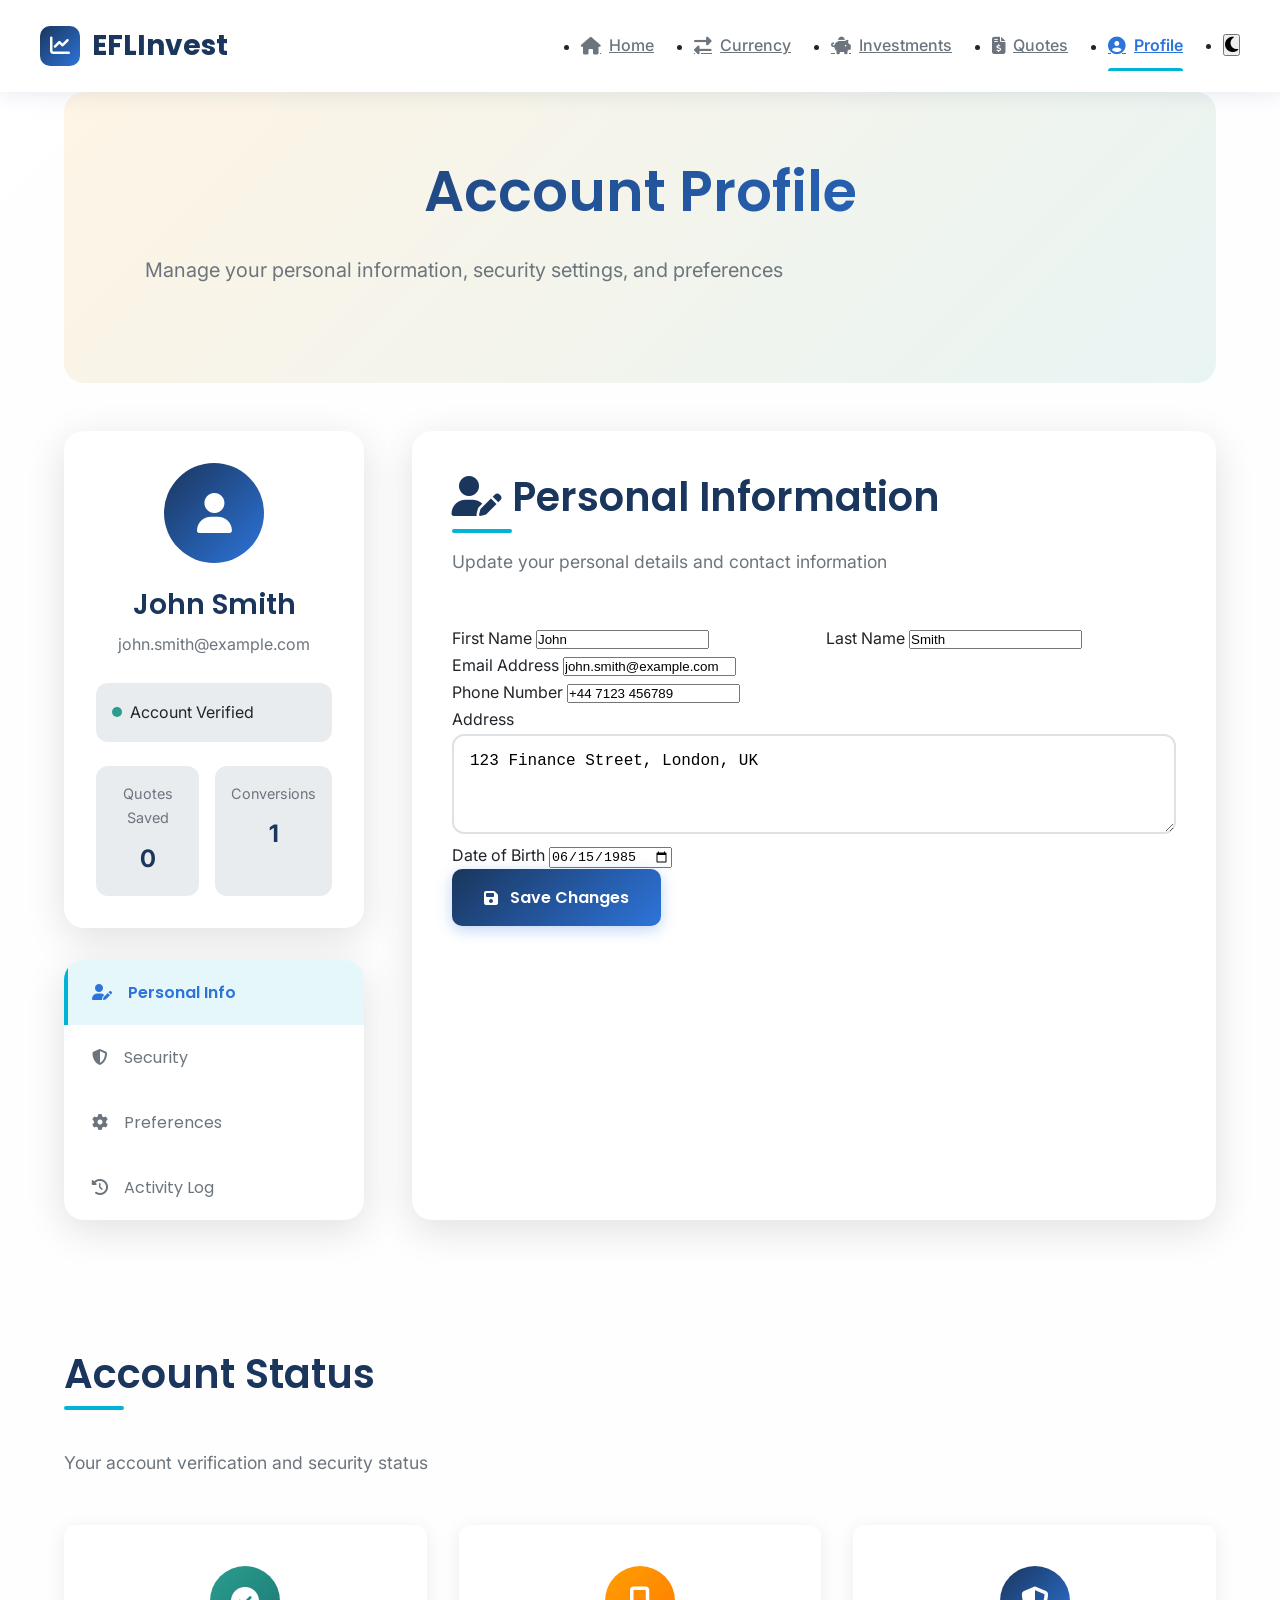
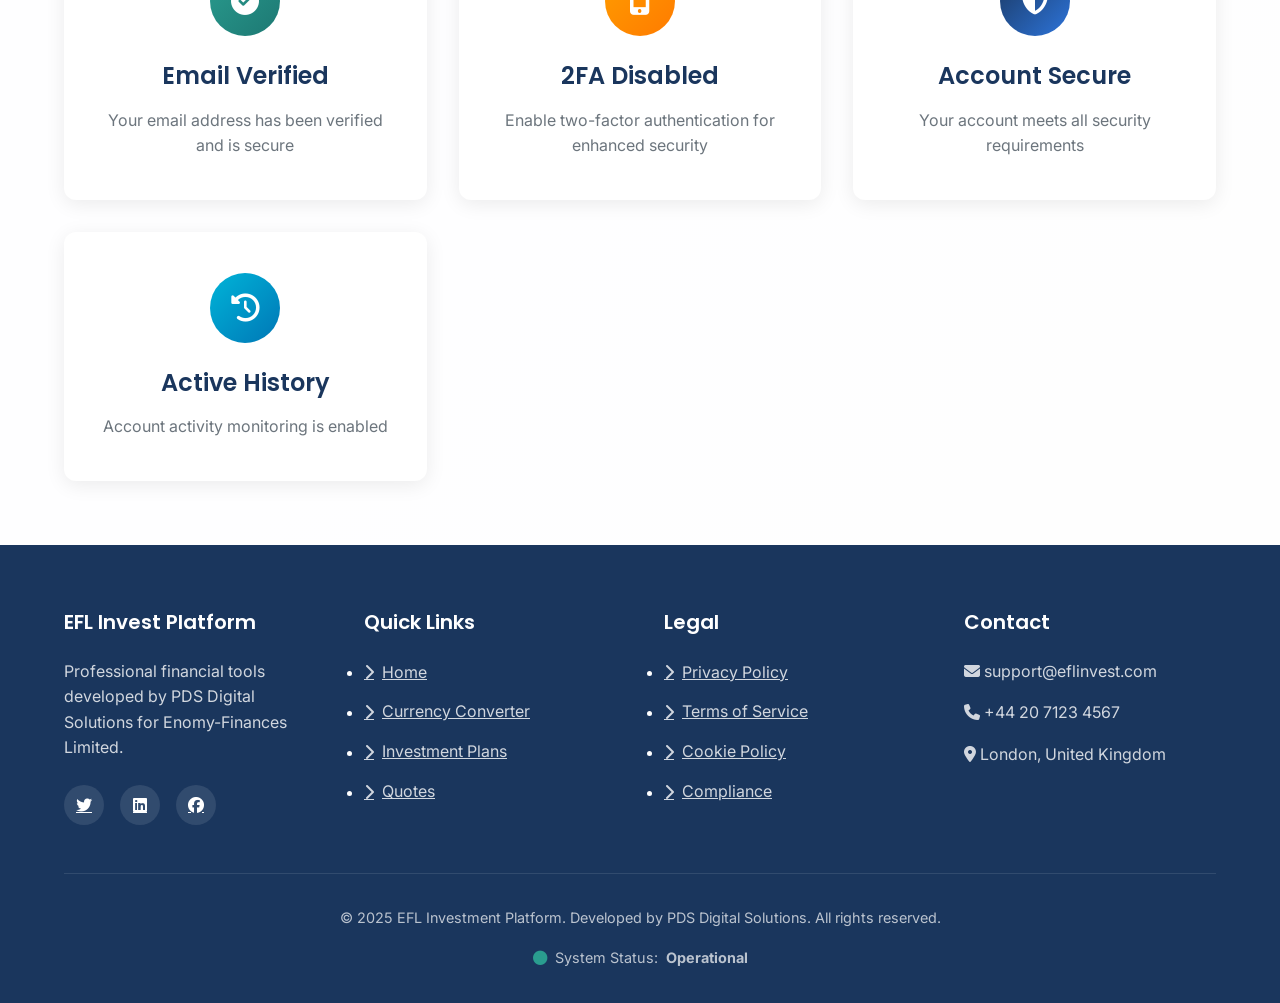
<file: profile.html>
<!DOCTYPE html>
<html lang="en">
<head>
    <meta charset="UTF-8">
    <meta name="viewport" content="width=device-width, initial-scale=1.0">
    <title>User Profile | EFL Investment Platform</title>
    <link rel="stylesheet" href="style.css">
    <link rel="stylesheet" href="https://cdnjs.cloudflare.com/ajax/libs/font-awesome/6.4.0/css/all.min.css">
    <link href="https://fonts.googleapis.com/css2?family=Poppins:wght@300;400;500;600;700&family=Inter:wght@300;400;500;600&display=swap" rel="stylesheet">
    <style>
        /* Profile Page Specific Styles */
        .profile-hero {
            background: linear-gradient(135deg, rgba(255, 158, 0, 0.1) 0%, rgba(42, 157, 143, 0.1) 100%);
            padding: 4rem 0;
            border-radius: var(--border-radius-lg);
            margin-bottom: 3rem;
            text-align: center;
        }
        
        .profile-container {
            display: grid;
            grid-template-columns: 300px 1fr;
            gap: 3rem;
            margin-bottom: 4rem;
        }
        
        @media (max-width: 992px) {
            .profile-container {
                grid-template-columns: 1fr;
            }
        }
        
        .profile-sidebar {
            display: flex;
            flex-direction: column;
            gap: 2rem;
        }
        
        .user-card {
            background: white;
            padding: 2rem;
            border-radius: var(--border-radius-lg);
            box-shadow: var(--shadow-lg);
            text-align: center;
        }
        
        .user-avatar {
            width: 100px;
            height: 100px;
            background: linear-gradient(135deg, var(--primary-color) 0%, var(--secondary-color) 100%);
            border-radius: 50%;
            display: flex;
            align-items: center;
            justify-content: center;
            margin: 0 auto 1.5rem;
            color: white;
            font-size: 2.5rem;
        }
        
        .user-card h3 {
            margin-bottom: 0.5rem;
            color: var(--primary-color);
        }
        
        .user-email {
            color: var(--gray-color);
            margin-bottom: 1.5rem;
        }
        
        .user-stats {
            display: grid;
            grid-template-columns: 1fr 1fr;
            gap: 1rem;
            margin-top: 1.5rem;
        }
        
        .user-stat {
            background: var(--light-gray);
            padding: 1rem;
            border-radius: var(--border-radius);
            text-align: center;
        }
        
        .user-stat span {
            display: block;
            font-size: 0.9rem;
            color: var(--gray-color);
            margin-bottom: 0.5rem;
        }
        
        .user-stat strong {
            font-size: 1.5rem;
            color: var(--primary-color);
        }
        
        .profile-menu {
            background: white;
            border-radius: var(--border-radius-lg);
            box-shadow: var(--shadow-lg);
            overflow: hidden;
        }
        
        .profile-menu-item {
            display: flex;
            align-items: center;
            gap: 1rem;
            width: 100%;
            padding: 1.25rem 1.5rem;
            background: none;
            border: none;
            text-align: left;
            font-family: 'Poppins', sans-serif;
            font-size: 1rem;
            color: var(--gray-color);
            cursor: pointer;
            transition: var(--transition);
            border-left: 4px solid transparent;
        }
        
        .profile-menu-item:hover {
            background: rgba(0, 180, 216, 0.05);
            color: var(--primary-color);
        }
        
        .profile-menu-item.active {
            background: rgba(0, 180, 216, 0.1);
            color: var(--secondary-color);
            border-left-color: var(--accent-color);
            font-weight: 600;
        }
        
        .profile-content {
            background: white;
            border-radius: var(--border-radius-lg);
            box-shadow: var(--shadow-lg);
            padding: 2.5rem;
        }
        
        .profile-tab {
            display: none;
        }
        
        .profile-tab.active {
            display: block;
            animation: fadeIn 0.3s ease;
        }
        
        @keyframes fadeIn {
            from { opacity: 0; transform: translateY(10px); }
            to { opacity: 1; transform: translateY(0); }
        }
        
        .form-row {
            display: grid;
            grid-template-columns: 1fr 1fr;
            gap: 1.5rem;
        }
        
        @media (max-width: 768px) {
            .form-row {
                grid-template-columns: 1fr;
            }
        }
        
        .form-group textarea {
            width: 100%;
            padding: 1rem;
            border: 2px solid var(--border-color);
            border-radius: var(--border-radius);
            font-size: 1rem;
            transition: var(--transition);
            resize: vertical;
            min-height: 100px;
        }
        
        .form-group textarea:focus {
            outline: none;
            border-color: var(--accent-color);
        }
        
        .checkbox-group {
            display: flex;
            align-items: center;
            gap: 1rem;
            margin-bottom: 1rem;
        }
        
        .checkbox-group input[type="checkbox"] {
            width: 20px;
            height: 20px;
            cursor: pointer;
        }
        
        .checkbox-group label {
            margin-bottom: 0;
            cursor: pointer;
        }
        
        .password-requirements {
            background: var(--light-gray);
            padding: 1.5rem;
            border-radius: var(--border-radius);
            margin: 1.5rem 0;
        }
        
        .password-requirements ul {
            margin: 0.5rem 0 0 1.5rem;
        }
        
        .password-requirements li {
            margin-bottom: 0.5rem;
            color: var(--dark-color);
        }
        
        .security-actions {
            margin-top: 2rem;
            padding-top: 2rem;
            border-top: 1px solid var(--border-color);
            display: flex;
            flex-direction: column;
            gap: 1rem;
        }
        
        .system-error-log {
            margin-top: 3rem;
            padding-top: 2rem;
            border-top: 2px solid var(--danger-color);
            display: none;
        }
        
        .error-log-content {
            max-height: 300px;
            overflow-y: auto;
            margin-top: 1rem;
            padding: 1rem;
            background: var(--light-gray);
            border-radius: var(--border-radius);
        }
        
        .error-log-item {
            padding: 1rem;
            margin-bottom: 0.75rem;
            background: white;
            border-radius: var(--border-radius);
            border-left: 4px solid var(--danger-color);
        }
        
        .error-time {
            font-size: 0.85rem;
            color: var(--gray-color);
            margin-bottom: 0.5rem;
        }
        
        .error-message {
            font-weight: 500;
            color: var(--danger-color);
            margin-bottom: 0.25rem;
        }
        
        .error-url {
            font-size: 0.85rem;
            color: var(--gray-color);
        }
        
        .activity-log {
            margin-top: 3rem;
        }
        
        .activity-list {
            margin-top: 1rem;
        }
        
        .activity-item {
            display: flex;
            align-items: center;
            gap: 1rem;
            padding: 1rem;
            border-bottom: 1px solid var(--border-color);
        }
        
        .activity-item:last-child {
            border-bottom: none;
        }
        
        .activity-icon {
            width: 40px;
            height: 40px;
            background: var(--light-gray);
            border-radius: 50%;
            display: flex;
            align-items: center;
            justify-content: center;
            color: var(--secondary-color);
        }
        
        .activity-details {
            flex: 1;
        }
        
        .activity-title {
            font-weight: 600;
            color: var(--primary-color);
            margin-bottom: 0.25rem;
        }
        
        .activity-time {
            font-size: 0.85rem;
            color: var(--gray-color);
        }
        
        .account-status {
            display: flex;
            align-items: center;
            gap: 0.5rem;
            margin-top: 1rem;
            padding: 1rem;
            background: var(--light-gray);
            border-radius: var(--border-radius);
        }
        
        .status-indicator {
            width: 10px;
            height: 10px;
            border-radius: 50%;
            background: var(--success-color);
        }
        
        .status-indicator.verified {
            background: var(--success-color);
        }
        
        .status-indicator.pending {
            background: var(--warning-color);
        }
    </style>
</head>
<body>
    <div class="page-wrapper">
        <!-- Navigation -->
        <nav class="navbar">
            <div class="container nav-container">
                <a href="index.html" class="logo">
                    <div class="logo-icon">
                        <i class="fas fa-chart-line"></i>
                    </div>
                    <span>EFL</span>Invest
                </a>
                
                <ul class="nav-menu">
                    <li><a href="index.html"><i class="fas fa-home"></i> Home</a></li>
                    <li><a href="currency.html"><i class="fas fa-exchange-alt"></i> Currency</a></li>
                    <li><a href="investments.html"><i class="fas fa-piggy-bank"></i> Investments</a></li>
                    <li><a href="qoutes.html"><i class="fas fa-file-invoice-dollar"></i> Quotes</a></li>
                    <li><a href="profile.html" class="active"><i class="fas fa-user-circle"></i> Profile</a></li>
                    <li>
    <button id="themeToggle" class="theme-toggle-btn">
        <i class="fas fa-moon"></i>
    </button>
</li>
                </ul>
                
                <button class="hamburger">
                    <i class="fas fa-bars"></i>
                </button>
            </div>
        </nav>

        <!-- Hero Section -->
        <main class="container">
            <section class="profile-hero">
                <h1>Account Profile</h1>
                <p class="subtitle">Manage your personal information, security settings, and preferences</p>
            </section>

            <!-- Profile Content -->
            <div class="profile-container">
                <!-- Sidebar -->
                <div class="profile-sidebar">
                    <div class="user-card">
                        <div class="user-avatar">
                            <i class="fas fa-user"></i>
                        </div>
                        <h3 id="userName">John Smith</h3>
                        <p class="user-email" id="userEmail">john.smith@example.com</p>
                        
                        <div class="account-status">
                            <div class="status-indicator verified"></div>
                            <span>Account Verified</span>
                        </div>
                        
                        <div class="user-stats">
                            <div class="user-stat">
                                <span>Quotes Saved</span>
                                <strong id="quotesCount">0</strong>
                            </div>
                            <div class="user-stat">
                                <span>Conversions</span>
                                <strong id="conversionsCount">0</strong>
                            </div>
                        </div>
                    </div>
                    
                    <div class="profile-menu">
                        <button class="profile-menu-item active" data-tab="personal">
                            <i class="fas fa-user-edit"></i> Personal Info
                        </button>
                        <button class="profile-menu-item" data-tab="security">
                            <i class="fas fa-shield-alt"></i> Security
                        </button>
                        <button class="profile-menu-item" data-tab="preferences">
                            <i class="fas fa-cog"></i> Preferences
                        </button>
                        <button class="profile-menu-item" data-tab="activity">
                            <i class="fas fa-history"></i> Activity Log
                        </button>
                    </div>
                </div>
                
                <!-- Content -->
                <div class="profile-content">
                    <!-- Personal Info Tab -->
                    <div class="profile-tab active" id="personalTab">
                        <h2><i class="fas fa-user-edit"></i> Personal Information</h2>
                        <p class="section-description">Update your personal details and contact information</p>
                        
                        <form id="personalForm">
                            <div class="form-row">
                                <div class="form-group">
                                    <label for="firstName">First Name</label>
                                    <input type="text" id="firstName" value="John" required>
                                </div>
                                <div class="form-group">
                                    <label for="lastName">Last Name</label>
                                    <input type="text" id="lastName" value="Smith" required>
                                </div>
                            </div>
                            
                            <div class="form-group">
                                <label for="email">Email Address</label>
                                <input type="email" id="email" value="john.smith@example.com" required>
                            </div>
                            
                            <div class="form-group">
                                <label for="phone">Phone Number</label>
                                <input type="tel" id="phone" value="+44 7123 456789">
                            </div>
                            
                            <div class="form-group">
                                <label for="address">Address</label>
                                <textarea id="address" rows="3">123 Finance Street, London, UK</textarea>
                            </div>
                            
                            <div class="form-group">
                                <label for="dateOfBirth">Date of Birth</label>
                                <input type="date" id="dateOfBirth" value="1985-06-15">
                            </div>
                            
                            <button type="submit" class="btn btn-primary">
                                <i class="fas fa-save"></i> Save Changes
                            </button>
                        </form>
                    </div>
                    
                    <!-- Security Tab -->
                    <div class="profile-tab" id="securityTab">
                        <h2><i class="fas fa-shield-alt"></i> Security Settings</h2>
                        <p class="section-description">Manage your password and security preferences</p>
                        
                        <form id="securityForm">
                            <div class="form-group">
                                <label for="currentPassword">Current Password</label>
                                <input type="password" id="currentPassword" placeholder="Enter current password">
                            </div>
                            
                            <div class="form-group">
                                <label for="newPassword">New Password</label>
                                <input type="password" id="newPassword" placeholder="Enter new password">
                            </div>
                            
                            <div class="form-group">
                                <label for="confirmPassword">Confirm New Password</label>
                                <input type="password" id="confirmPassword" placeholder="Confirm new password">
                            </div>
                            
                            <div class="password-requirements">
                                <p><strong>Password Requirements:</strong></p>
                                <ul>
                                    <li>At least 8 characters long</li>
                                    <li>At least one uppercase letter</li>
                                    <li>At least one lowercase letter</li>
                                    <li>At least one number</li>
                                    <li>At least one special character (!@#$%^&*)</li>
                                </ul>
                            </div>
                            
                            <button type="submit" class="btn btn-primary">
                                <i class="fas fa-key"></i> Update Password
                            </button>
                        </form>
                        
                        <div class="security-actions">
                            <h3>Additional Security</h3>
                            <button class="btn btn-outline" id="enable2FA">
                                <i class="fas fa-mobile-alt"></i> Enable Two-Factor Authentication
                            </button>
                            <button class="btn btn-outline" id="viewSessions">
                                <i class="fas fa-desktop"></i> View Active Sessions
                            </button>
                            <button class="btn btn-outline" id="logoutAll">
                                <i class="fas fa-sign-out-alt"></i> Logout All Devices
                            </button>
                        </div>
                    </div>
                    
                    <!-- Preferences Tab -->
                    <div class="profile-tab" id="preferencesTab">
                        <h2><i class="fas fa-cog"></i> Preferences</h2>
                        <p class="section-description">Customize your platform experience</p>
                        
                        <form id="preferencesForm">
                            <div class="form-group">
                                <label for="defaultCurrency">Default Currency</label>
                                <select id="defaultCurrency">
                                    <option value="GBP">British Pound (GBP)</option>
                                    <option value="USD">US Dollar (USD)</option>
                                    <option value="EUR">Euro (EUR)</option>
                                    <option value="JPY">Japanese Yen (JPY)</option>
                                </select>
                            </div>
                            
                            <div class="form-group">
                                <label for="language">Language</label>
                                <select id="language">
                                    <option value="en">English</option>
                                    <option value="fr">French</option>
                                    <option value="es">Spanish</option>
                                    <option value="de">German</option>
                                </select>
                            </div>
                            
                            <div class="form-group">
                                <label for="timezone">Timezone</label>
                                <select id="timezone">
                                    <option value="GMT">GMT (London)</option>
                                    <option value="EST">EST (New York)</option>
                                    <option value="CET">CET (Paris)</option>
                                    <option value="JST">JST (Tokyo)</option>
                                </select>
                            </div>
                            
                            <h3 style="margin-top: 2rem;">Notification Preferences</h3>
                            
                            <div class="checkbox-group">
                                <input type="checkbox" id="emailNotifications" checked>
                                <label for="emailNotifications">Receive email notifications</label>
                            </div>
                            
                            <div class="checkbox-group">
                                <input type="checkbox" id="smsNotifications">
                                <label for="smsNotifications">Receive SMS notifications</label>
                            </div>
                            
                            <div class="checkbox-group">
                                <input type="checkbox" id="marketUpdates" checked>
                                <label for="marketUpdates">Receive market updates</label>
                            </div>
                            
                            <div class="checkbox-group">
                                <input type="checkbox" id="marketingEmails">
                                <label for="marketingEmails">Receive marketing emails</label>
                            </div>
                            
                            <button type="submit" class="btn btn-primary">
                                <i class="fas fa-save"></i> Save Preferences
                            </button>
                        </form>
                    </div>
                    
                    <!-- Activity Log Tab -->
                    <div class="profile-tab" id="activityTab">
                        <h2><i class="fas fa-history"></i> Activity Log</h2>
                        <p class="section-description">Recent activity on your account</p>
                        
                        <div class="activity-log">
                            <div class="activity-list">
                                <div class="activity-item">
                                    <div class="activity-icon">
                                        <i class="fas fa-sign-in-alt"></i>
                                    </div>
                                    <div class="activity-details">
                                        <div class="activity-title">Account Login</div>
                                        <div class="activity-time">Today, 14:30 • From Chrome on Windows</div>
                                    </div>
                                </div>
                                
                                <div class="activity-item">
                                    <div class="activity-icon">
                                        <i class="fas fa-file-invoice-dollar"></i>
                                    </div>
                                    <div class="activity-details">
                                        <div class="activity-title">Quote Generated</div>
                                        <div class="activity-time">Today, 14:15 • Savings Plan Plus quote saved</div>
                                    </div>
                                </div>
                                
                                <div class="activity-item">
                                    <div class="activity-icon">
                                        <i class="fas fa-exchange-alt"></i>
                                    </div>
                                    <div class="activity-details">
                                        <div class="activity-title">Currency Conversion</div>
                                        <div class="activity-time">Yesterday, 11:20 • Converted 1,000 GBP to USD</div>
                                    </div>
                                </div>
                                
                                <div class="activity-item">
                                    <div class="activity-icon">
                                        <i class="fas fa-user-edit"></i>
                                    </div>
                                    <div class="activity-details">
                                        <div class="activity-title">Profile Updated</div>
                                        <div class="activity-time">2 days ago • Contact information updated</div>
                                    </div>
                                </div>
                                
                                <div class="activity-item">
                                    <div class="activity-icon">
                                        <i class="fas fa-shield-alt"></i>
                                    </div>
                                    <div class="activity-details">
                                        <div class="activity-title">Security Update</div>
                                        <div class="activity-time">1 week ago • Password changed successfully</div>
                                    </div>
                                </div>
                            </div>
                            
                            <button class="btn btn-outline" style="margin-top: 2rem;">
                                <i class="fas fa-download"></i> Download Full Activity Log
                            </button>
                        </div>
                    </div>
                    
                    <!-- Error Log -->
                    <div class="system-error-log" id="errorLog">
                        <h3><i class="fas fa-exclamation-triangle"></i> System Error Log</h3>
                        <p class="section-description">Technical errors encountered by the system</p>
                        <div class="error-log-content">
                            <div class="error-log-item">
                                <div class="error-time">Today, 14:32</div>
                                <div class="error-message">Database connection timeout</div>
                                <div class="error-url">/quotes.html</div>
                            </div>
                            <div class="error-log-item">
                                <div class="error-time">Yesterday, 11:15</div>
                                <div class="error-message">API rate limit exceeded</div>
                                <div class="error-url">/currency.html</div>
                            </div>
                        </div>
                        <button class="btn btn-outline" id="clearErrorLog" style="margin-top: 1rem;">
                            <i class="fas fa-trash-alt"></i> Clear Error Log
                        </button>
                    </div>
                </div>
            </div>

            <!-- Account Status -->
            <section class="features">
                <h2>Account Status</h2>
                <p class="section-description">Your account verification and security status</p>
                
                <div class="features-grid">
                    <div class="feature-card">
                        <div class="feature-icon" style="background: var(--gradient-success);">
                            <i class="fas fa-check-circle"></i>
                        </div>
                        <h3>Email Verified</h3>
                        <p>Your email address has been verified and is secure</p>
                    </div>
                    
                    <div class="feature-card">
                        <div class="feature-icon" style="background: var(--gradient-warning);">
                            <i class="fas fa-mobile-alt"></i>
                        </div>
                        <h3>2FA Disabled</h3>
                        <p>Enable two-factor authentication for enhanced security</p>
                    </div>
                    
                    <div class="feature-card">
                        <div class="feature-icon" style="background: var(--gradient-primary);">
                            <i class="fas fa-shield-alt"></i>
                        </div>
                        <h3>Account Secure</h3>
                        <p>Your account meets all security requirements</p>
                    </div>
                    
                    <div class="feature-card">
                        <div class="feature-icon" style="background: var(--gradient-accent);">
                            <i class="fas fa-history"></i>
                        </div>
                        <h3>Active History</h3>
                        <p>Account activity monitoring is enabled</p>
                    </div>
                </div>
            </section>
        </main>

        <!-- Footer -->
        <footer>
            <div class="container">
                <div class="footer-content">
                    <div class="footer-section">
                        <h4>EFL Invest Platform</h4>
                        <p>Professional financial tools developed by PDS Digital Solutions for Enomy-Finances Limited.</p>
                        <div class="footer-social">
                            <a href="#"><i class="fab fa-twitter"></i></a>
                            <a href="#"><i class="fab fa-linkedin"></i></a>
                            <a href="#"><i class="fab fa-facebook"></i></a>
                        </div>
                    </div>
                    
                    <div class="footer-section">
                        <h4>Quick Links</h4>
                        <ul>
                            <li><a href="index.html"><i class="fas fa-chevron-right"></i> Home</a></li>
                            <li><a href="currency.html"><i class="fas fa-chevron-right"></i> Currency Converter</a></li>
                            <li><a href="investments.html"><i class="fas fa-chevron-right"></i> Investment Plans</a></li>
                            <li><a href="qoutes.html"><i class="fas fa-chevron-right"></i> Quotes</a></li>
                        </ul>
                    </div>
                    
                    <div class="footer-section">
                        <h4>Legal</h4>
                        <ul>
                            <li><a href="#"><i class="fas fa-chevron-right"></i> Privacy Policy</a></li>
                            <li><a href="#"><i class="fas fa-chevron-right"></i> Terms of Service</a></li>
                            <li><a href="#"><i class="fas fa-chevron-right"></i> Cookie Policy</a></li>
                            <li><a href="#"><i class="fas fa-chevron-right"></i> Compliance</a></li>
                        </ul>
                    </div>
                    
                    <div class="footer-section">
                        <h4>Contact</h4>
                        <p><i class="fas fa-envelope"></i> support@eflinvest.com</p>
                        <p><i class="fas fa-phone"></i> +44 20 7123 4567</p>
                        <p><i class="fas fa-map-marker-alt"></i> London, United Kingdom</p>
                    </div>
                </div>
                
                <div class="footer-bottom">
                    <p>&copy; 2025 EFL Investment Platform. Developed by PDS Digital Solutions. All rights reserved.</p>
                    <p class="system-status">
                        <i class="fas fa-circle status-online"></i> System Status: <strong>Operational</strong>
                    </p>
                </div>
            </div>
        </footer>

        <!-- Error Modal -->
        <div class="modal" id="errorModal">
            <div class="modal-content">
                <div class="modal-header error">
                    <h3><i class="fas fa-exclamation-triangle"></i> System Error</h3>
                    <button class="modal-close">&times;</button>
                </div>
                <div class="modal-body">
                    <p id="errorMessage">An unexpected error has occurred. Please try again later.</p>
                    <div class="error-actions">
                        <button class="btn btn-primary" id="retryButton">Retry</button>
                        <button class="btn btn-outline" id="reportButton">Report Issue</button>
                    </div>
                </div>
            </div>
        </div>

        <!-- Success Toast -->
        <div class="toast" id="successToast">
            <div class="toast-content">
                <i class="fas fa-check-circle toast-icon"></i>
                <div class="toast-message">Operation completed successfully!</div>
            </div>
        </div>
    </div>

    <script src="shared.js"></script>
    <script src="script.js"></script>
    <script>
        // Profile Page Specific JavaScript
        document.addEventListener('DOMContentLoaded', function() {
            // Load user data counts
            updateUserCounts();
            
            // Profile tabs
            const tabButtons = document.querySelectorAll('.profile-menu-item');
            const tabs = document.querySelectorAll('.profile-tab');
            
            tabButtons.forEach(button => {
                button.addEventListener('click', function() {
                    const tabId = this.dataset.tab;
                    
                    // Update active tab button
                    tabButtons.forEach(btn => btn.classList.remove('active'));
                    this.classList.add('active');
                    
                    // Show selected tab
                    tabs.forEach(tab => {
                        tab.classList.remove('active');
                        if (tab.id === `${tabId}Tab`) {
                            tab.classList.add('active');
                        }
                    });
                });
            });
            
            // Update user counts
            function updateUserCounts() {
                const savedQuotes = JSON.parse(localStorage.getItem('savedQuotes') || '[]');
                const conversionHistory = JSON.parse(localStorage.getItem('conversionHistory') || '[]');
                
                document.getElementById('quotesCount').textContent = savedQuotes.length;
                document.getElementById('conversionsCount').textContent = conversionHistory.length;
            }
            
            // Clear error log
            const clearErrorLog = document.getElementById('clearErrorLog');
            if (clearErrorLog) {
                clearErrorLog.addEventListener('click', function() {
                    if (confirm('Are you sure you want to clear the error log?')) {
                        localStorage.removeItem('systemErrors');
                        document.querySelector('.error-log-content').innerHTML = 
                            '<p>No system errors recorded.</p>';
                        if (window.shared) {
                            window.shared.showToast('Error log cleared successfully!');
                        }
                    }
                });
            }
            
            // Logout all devices
            const logoutAll = document.getElementById('logoutAll');
            if (logoutAll) {
                logoutAll.addEventListener('click', function() {
                    if (confirm('This will log you out of all devices. Continue?')) {
                        // In a real app, this would call an API
                        if (window.shared) {
                            window.shared.showToast('Logged out of all devices successfully!');
                        }
                    }
                });
            }
            
            // View sessions
            const viewSessions = document.getElementById('viewSessions');
            if (viewSessions) {
                viewSessions.addEventListener('click', function() {
                    const modal = document.createElement('div');
                    modal.className = 'modal active';
                    modal.innerHTML = `
                        <div class="modal-content">
                            <div class="modal-header">
                                <h3><i class="fas fa-desktop"></i> Active Sessions</h3>
                                <button class="modal-close">&times;</button>
                            </div>
                            <div class="modal-body">
                                <p>Active sessions on your account:</p>
                                <div class="activity-list" style="margin: 1rem 0;">
                                    <div class="activity-item">
                                        <div class="activity-icon">
                                            <i class="fab fa-chrome"></i>
                                        </div>
                                        <div class="activity-details">
                                            <div class="activity-title">Chrome on Windows</div>
                                            <div class="activity-time">Currently active • London, UK</div>
                                        </div>
                                        <button class="btn btn-outline btn-small">
                                            <i class="fas fa-sign-out-alt"></i> Logout
                                        </button>
                                    </div>
                                    <div class="activity-item">
                                        <div class="activity-icon">
                                            <i class="fab fa-safari"></i>
                                        </div>
                                        <div class="activity-details">
                                            <div class="activity-title">Safari on iPhone</div>
                                            <div class="activity-time">Last active: 2 hours ago • London, UK</div>
                                        </div>
                                        <button class="btn btn-outline btn-small">
                                            <i class="fas fa-sign-out-alt"></i> Logout
                                        </button>
                                    </div>
                                </div>
                                <button class="btn btn-primary btn-block" id="logoutAllSessions">
                                    <i class="fas fa-sign-out-alt"></i> Logout All Sessions
                                </button>
                            </div>
                        </div>
                    `;
                    
                    document.body.appendChild(modal);
                    
                    // Close modal
                    modal.querySelector('.modal-close').addEventListener('click', () => {
                        modal.remove();
                    });
                    
                    modal.addEventListener('click', (e) => {
                        if (e.target === modal) {
                            modal.remove();
                        }
                    });
                    
                    // Logout all sessions
                    modal.querySelector('#logoutAllSessions').addEventListener('click', () => {
                        modal.remove();
                        if (window.shared) {
                            window.shared.showToast('All sessions logged out successfully!');
                        }
                    });
                });
            }
            
            // Show error log if there are errors
            const errors = JSON.parse(localStorage.getItem('systemErrors') || '[]');
            if (errors.length > 0) {
                document.getElementById('errorLog').style.display = 'block';
            }
        });
    </script>
    
</body>
</html>
</file>
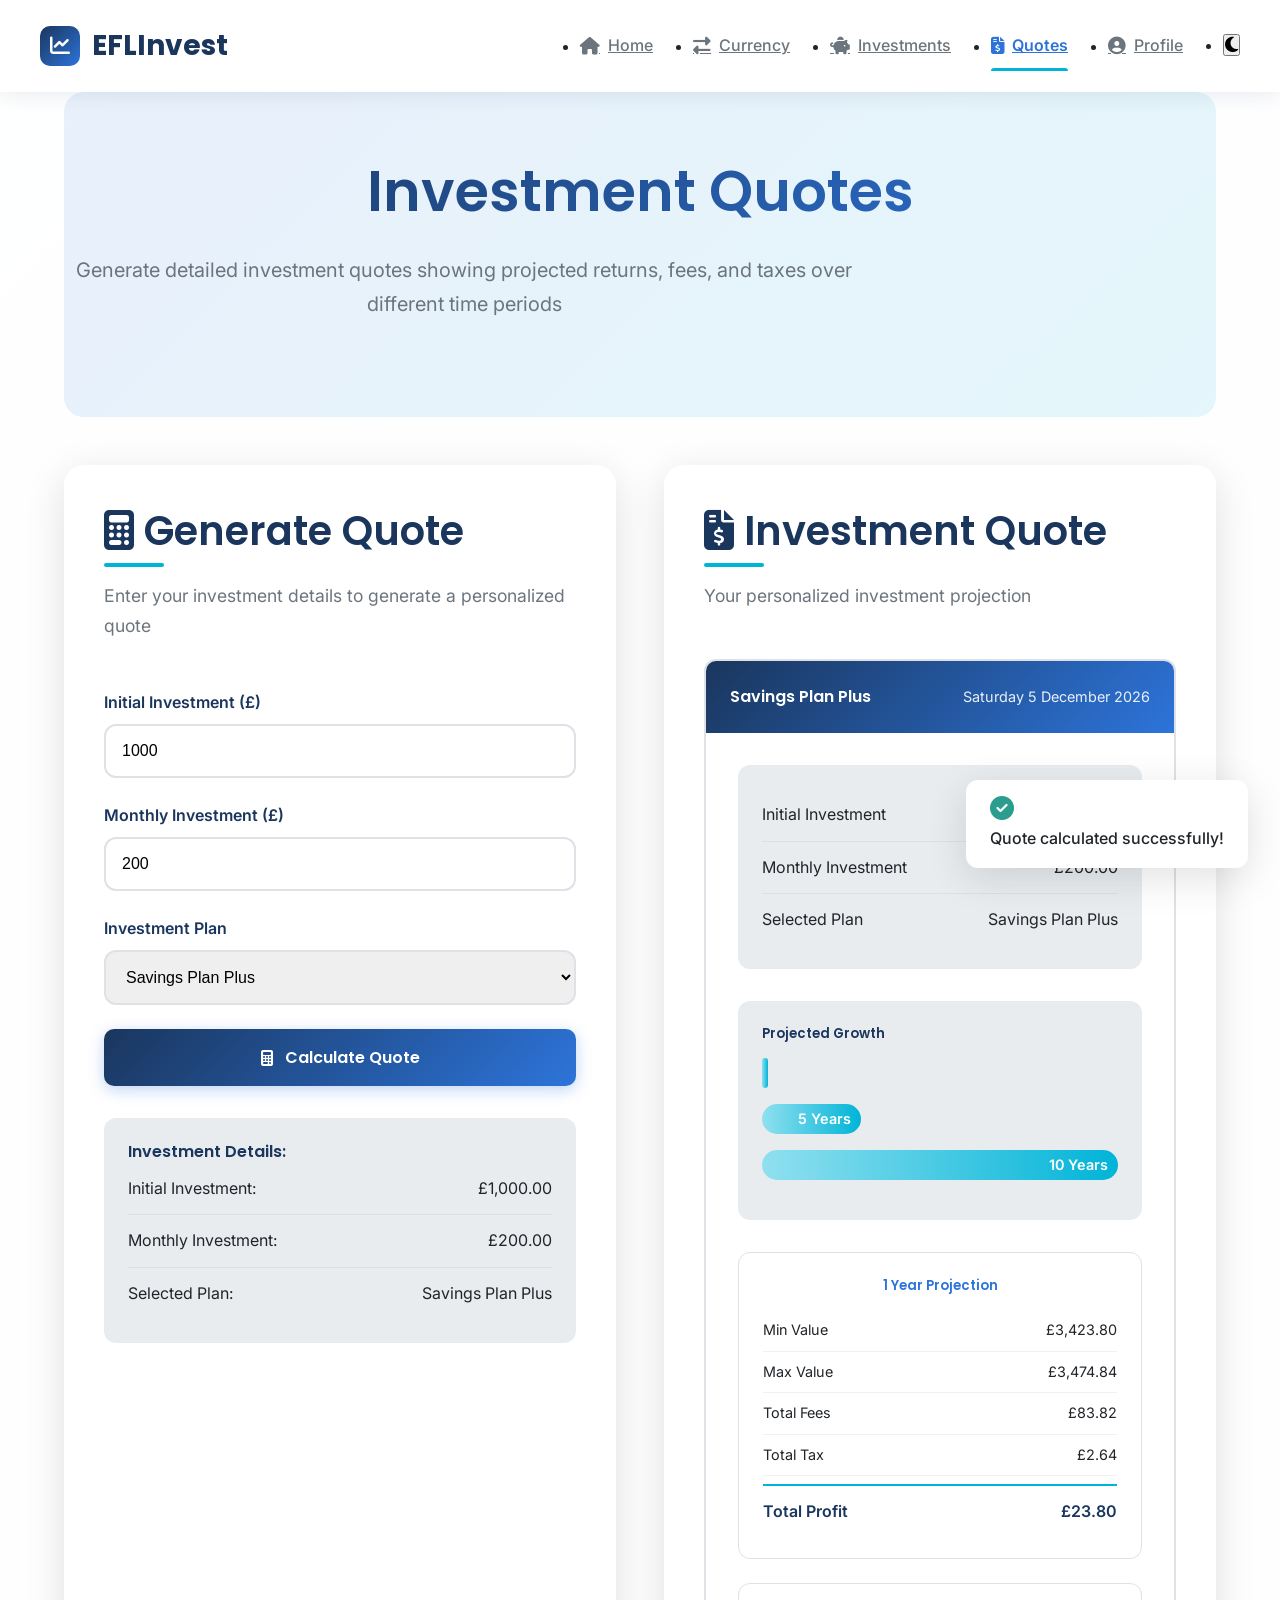
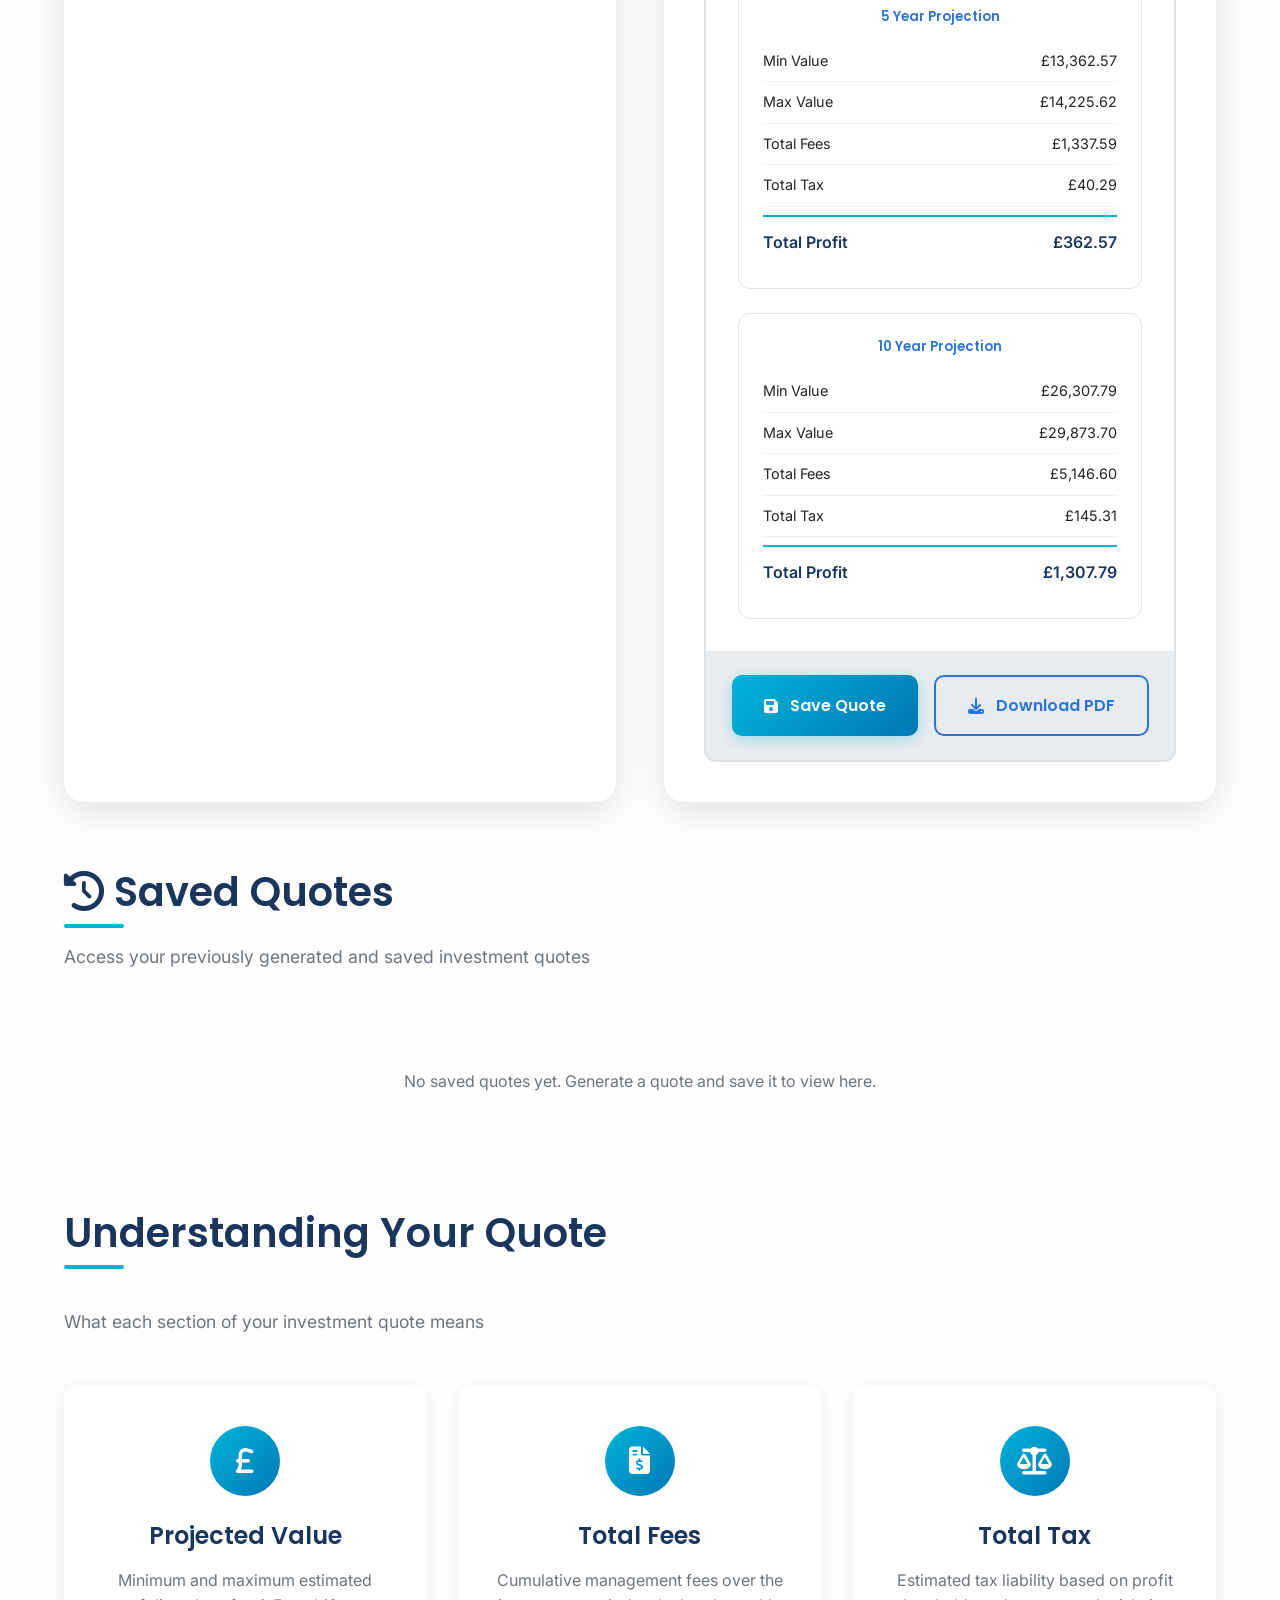
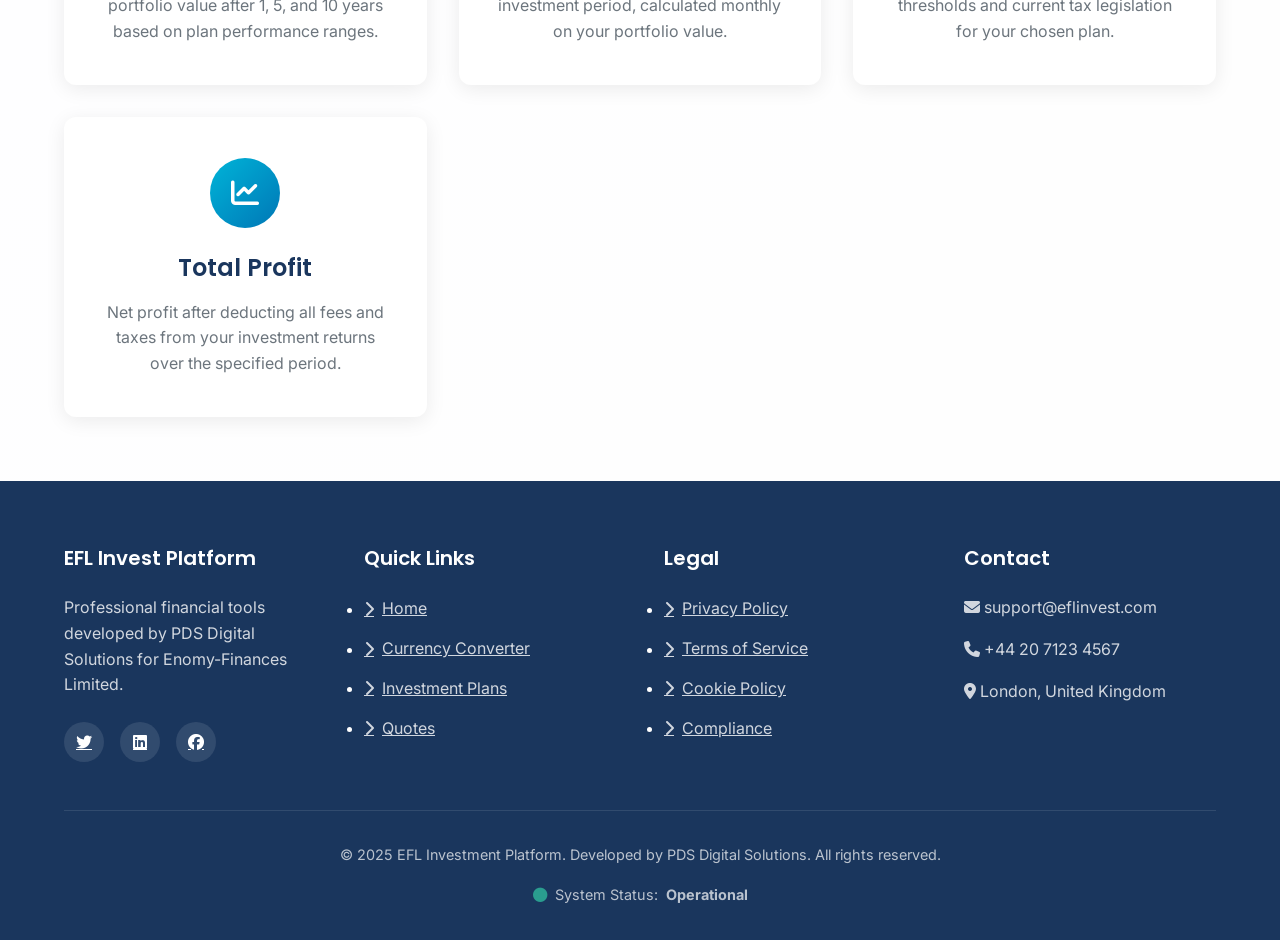
<file: qoutes.html>
<!DOCTYPE html>
<html lang="en">
<head>
    <meta charset="UTF-8">
    <meta name="viewport" content="width=device-width, initial-scale=1.0">
    <title>Investment Quotes | EFL Investment Platform</title>
    <link rel="stylesheet" href="style.css">
    <link rel="stylesheet" href="https://cdnjs.cloudflare.com/ajax/libs/font-awesome/6.4.0/css/all.min.css">
    <link href="https://fonts.googleapis.com/css2?family=Poppins:wght@300;400;500;600;700&family=Inter:wght@300;400;500;600&display=swap" rel="stylesheet">
    <style>
        /* Quotes Page Specific Styles */
        .quotes-hero {
            background: linear-gradient(135deg, rgba(45, 116, 218, 0.1) 0%, rgba(0, 180, 216, 0.1) 100%);
            padding: 4rem 0;
            border-radius: var(--border-radius-lg);
            margin-bottom: 3rem;
            text-align: center;
        }
        
        .quote-generator {
            display: grid;
            grid-template-columns: 1fr 1fr;
            gap: 3rem;
            margin-bottom: 4rem;
        }
        
        @media (max-width: 992px) {
            .quote-generator {
                grid-template-columns: 1fr;
            }
        }
        
        .quote-inputs, .quote-results {
            background: white;
            padding: 2.5rem;
            border-radius: var(--border-radius-lg);
            box-shadow: var(--shadow-lg);
        }
        
        .form-group {
            margin-bottom: 1.5rem;
        }
        
        .form-group label {
            display: block;
            margin-bottom: 0.5rem;
            font-weight: 600;
            color: var(--primary-color);
        }
        
        .form-group input,
        .form-group select {
            width: 100%;
            padding: 1rem;
            border: 2px solid var(--border-color);
            border-radius: var(--border-radius);
            font-size: 1rem;
            transition: var(--transition);
        }
        
        .form-group input:focus,
        .form-group select:focus {
            outline: none;
            border-color: var(--accent-color);
            box-shadow: 0 0 0 3px rgba(0, 180, 216, 0.1);
        }
        
        .current-plan-indicator {
            margin-top: 2rem;
            padding: 1.5rem;
            background: var(--light-gray);
            border-radius: var(--border-radius);
        }
        
        .quote-results-card {
            border: 2px solid var(--border-color);
            border-radius: var(--border-radius);
            overflow: hidden;
        }
        
        .quote-header {
            padding: 1.5rem;
            background: linear-gradient(135deg, var(--primary-color) 0%, var(--secondary-color) 100%);
            color: white;
            display: flex;
            justify-content: space-between;
            align-items: center;
        }
        
        .quote-header h4 {
            color: white;
            margin: 0;
        }
        
        .quote-date {
            font-size: 0.9rem;
            opacity: 0.9;
        }
        
        .quote-body {
            padding: 2rem;
        }
        
        .quote-summary {
            background: var(--light-gray);
            padding: 1.5rem;
            border-radius: var(--border-radius);
            margin-bottom: 2rem;
        }
        
        .summary-item {
            display: flex;
            justify-content: space-between;
            align-items: center;
            padding: 0.75rem 0;
            border-bottom: 1px solid rgba(0, 0, 0, 0.05);
        }
        
        .summary-item:last-child {
            border-bottom: none;
        }
        
        .quote-periods {
            display: grid;
            grid-template-columns: repeat(auto-fit, minmax(200px, 1fr));
            gap: 1.5rem;
            margin-top: 2rem;
        }
        
        .period-card {
            border: 1px solid var(--border-color);
            border-radius: var(--border-radius);
            padding: 1.5rem;
            transition: var(--transition);
        }
        
        .period-card:hover {
            border-color: var(--accent-color);
            box-shadow: var(--shadow);
        }
        
        .period-card h5 {
            text-align: center;
            margin-bottom: 1rem;
            color: var(--secondary-color);
        }
        
        .period-details {
            font-size: 0.9rem;
        }
        
        .period-row {
            display: flex;
            justify-content: space-between;
            align-items: center;
            padding: 0.5rem 0;
            border-bottom: 1px solid rgba(0, 0, 0, 0.05);
        }
        
        .period-row.total {
            border-top: 2px solid var(--accent-color);
            margin-top: 0.5rem;
            padding-top: 0.75rem;
            font-weight: 600;
            font-size: 1rem;
            color: var(--primary-color);
        }
        
        .period-row:last-child {
            border-bottom: none;
        }
        
        .quote-footer {
            padding: 1.5rem;
            background: var(--light-gray);
            display: flex;
            gap: 1rem;
            justify-content: center;
        }
        
        .saved-quotes {
            margin-top: 4rem;
        }
        
        .quotes-list {
            display: grid;
            grid-template-columns: repeat(auto-fill, minmax(300px, 1fr));
            gap: 1.5rem;
            margin-top: 1.5rem;
        }
        
        .quote-item {
            background: white;
            border-radius: var(--border-radius);
            padding: 1.5rem;
            box-shadow: var(--shadow);
            transition: var(--transition);
        }
        
        .quote-item:hover {
            transform: translateY(-5px);
            box-shadow: var(--shadow-hover);
        }
        
        .quote-item-header {
            display: flex;
            justify-content: space-between;
            align-items: start;
            margin-bottom: 1rem;
        }
        
        .quote-item-header h4 {
            margin: 0;
            font-size: 1.1rem;
        }
        
        .quote-item-date {
            font-size: 0.85rem;
            color: var(--gray-color);
        }
        
        .quote-item-details {
            margin-bottom: 1rem;
        }
        
        .quote-item-details div {
            margin-bottom: 0.5rem;
            color: var(--gray-color);
        }
        
        .empty-message {
            text-align: center;
            padding: 3rem;
            color: var(--gray-color);
            grid-column: 1 / -1;
        }
        
        .projection-chart {
            margin: 2rem 0;
            padding: 1.5rem;
            background: var(--light-gray);
            border-radius: var(--border-radius);
        }
        
        .chart-bar {
            height: 30px;
            background: linear-gradient(90deg, var(--accent-light), var(--accent-color));
            margin-bottom: 1rem;
            border-radius: 15px;
            position: relative;
            overflow: hidden;
        }
        
        .chart-bar span {
            position: absolute;
            right: 10px;
            top: 50%;
            transform: translateY(-50%);
            color: white;
            font-weight: 600;
            font-size: 0.9rem;
        }
        
        .input-error {
            border-color: var(--danger-color) !important;
        }
        
        .error-message {
            color: var(--danger-color);
            font-size: 0.85rem;
            margin-top: 0.25rem;
            display: none;
        }
    </style>
</head>
<body>
    <div class="page-wrapper">
        <!-- Navigation -->
        <nav class="navbar">
            <div class="container nav-container">
                <a href="index.html" class="logo">
                    <div class="logo-icon">
                        <i class="fas fa-chart-line"></i>
                    </div>
                    <span>EFL</span>Invest
                </a>
                
                <ul class="nav-menu">
                    <li><a href="index.html"><i class="fas fa-home"></i> Home</a></li>
                    <li><a href="currency.html"><i class="fas fa-exchange-alt"></i> Currency</a></li>
                    <li><a href="investments.html"><i class="fas fa-piggy-bank"></i> Investments</a></li>
                    <li><a href="quotes.html" class="active"><i class="fas fa-file-invoice-dollar"></i> Quotes</a></li>
                    <li><a href="profile.html"><i class="fas fa-user-circle"></i> Profile</a></li>
                    <li>
    <button id="themeToggle" class="theme-toggle-btn">
        <i class="fas fa-moon"></i>
    </button>
</li>
                </ul>
                
                <button class="hamburger">
                    <i class="fas fa-bars"></i>
                </button>
            </div>
        </nav>

        <!-- Hero Section -->
        <main class="container">
            <section class="quotes-hero">
                <h1>Investment Quotes</h1>
                <p class="subtitle">Generate detailed investment quotes showing projected returns, fees, and taxes over different time periods</p>
            </section>

            <!-- Quote Generator -->
            <div class="quote-generator">
                <div class="quote-inputs">
                    <h2><i class="fas fa-calculator"></i> Generate Quote</h2>
                    <p class="section-description">Enter your investment details to generate a personalized quote</p>
                    
                    <div class="form-group">
                        <label for="initialInvestment">Initial Investment (£)</label>
                        <input type="number" id="initialInvestment" placeholder="Enter initial lump sum" min="0" step="100" value="1000">
                        <div class="error-message" id="initialError">Please enter a valid initial investment</div>
                    </div>
                    
                    <div class="form-group">
                        <label for="monthlyInvestment">Monthly Investment (£)</label>
                        <input type="number" id="monthlyInvestment" placeholder="Enter monthly amount" min="0" step="10" value="200">
                        <div class="error-message" id="monthlyError">Please enter a valid monthly investment</div>
                    </div>
                    
                    <div class="form-group">
                        <label for="selectedPlan">Investment Plan</label>
                        <select id="selectedPlan">
                            <option value="">Select a plan</option>
                            <option value="basic">Basic Savings Plan</option>
                            <option value="plus" selected>Savings Plan Plus</option>
                            <option value="managed">Managed Stock Investments</option>
                        </select>
                        <div class="error-message" id="planError">Please select an investment plan</div>
                    </div>
                    
                    <button id="calculateQuote" class="btn btn-primary btn-block">
                        <i class="fas fa-calculator"></i> Calculate Quote
                    </button>
                    
                    <div class="current-plan-indicator">
                        <h4>Investment Details:</h4>
                        <div class="summary-item">
                            <span>Initial Investment:</span>
                            <span id="currentInitial">£1,000.00</span>
                        </div>
                        <div class="summary-item">
                            <span>Monthly Investment:</span>
                            <span id="currentMonthly">£200.00</span>
                        </div>
                        <div class="summary-item">
                            <span>Selected Plan:</span>
                            <span id="currentPlan">Savings Plan Plus</span>
                        </div>
                    </div>
                </div>
                
                <div class="quote-results">
                    <h2><i class="fas fa-file-invoice-dollar"></i> Investment Quote</h2>
                    <p class="section-description">Your personalized investment projection</p>
                    
                    <div class="quote-results-card">
                        <div class="quote-header">
                            <h4 id="quotePlanName">Savings Plan Plus</h4>
                            <div class="quote-date" id="quoteDate">-</div>
                        </div>
                        
                        <div class="quote-body">
                            <div class="quote-summary">
                                <div class="summary-item">
                                    <span>Initial Investment</span>
                                    <span id="quoteInitial">£0.00</span>
                                </div>
                                <div class="summary-item">
                                    <span>Monthly Investment</span>
                                    <span id="quoteMonthly">£0.00</span>
                                </div>
                                <div class="summary-item">
                                    <span>Selected Plan</span>
                                    <span id="quotePlan">-</span>
                                </div>
                            </div>
                            
                            <!-- Projection Chart -->
                            <div class="projection-chart">
                                <h5 style="margin-bottom: 1rem;">Projected Growth</h5>
                                <div class="chart-bar" id="chart1Year" style="width: 30%;">
                                    <span>1 Year</span>
                                </div>
                                <div class="chart-bar" id="chart5Year" style="width: 60%;">
                                    <span>5 Years</span>
                                </div>
                                <div class="chart-bar" id="chart10Year" style="width: 100%;">
                                    <span>10 Years</span>
                                </div>
                            </div>
                            
                            <div class="quote-periods">
                                <div class="period-card">
                                    <h5>1 Year Projection</h5>
                                    <div class="period-details">
                                        <div class="period-row">
                                            <span>Min Value</span>
                                            <span id="year1Min">£0.00</span>
                                        </div>
                                        <div class="period-row">
                                            <span>Max Value</span>
                                            <span id="year1Max">£0.00</span>
                                        </div>
                                        <div class="period-row">
                                            <span>Total Fees</span>
                                            <span id="year1Fees">£0.00</span>
                                        </div>
                                        <div class="period-row">
                                            <span>Total Tax</span>
                                            <span id="year1Tax">£0.00</span>
                                        </div>
                                        <div class="period-row total">
                                            <span>Total Profit</span>
                                            <span id="year1Profit">£0.00</span>
                                        </div>
                                    </div>
                                </div>
                                
                                <div class="period-card">
                                    <h5>5 Year Projection</h5>
                                    <div class="period-details">
                                        <div class="period-row">
                                            <span>Min Value</span>
                                            <span id="year5Min">£0.00</span>
                                        </div>
                                        <div class="period-row">
                                            <span>Max Value</span>
                                            <span id="year5Max">£0.00</span>
                                        </div>
                                        <div class="period-row">
                                            <span>Total Fees</span>
                                            <span id="year5Fees">£0.00</span>
                                        </div>
                                        <div class="period-row">
                                            <span>Total Tax</span>
                                            <span id="year5Tax">£0.00</span>
                                        </div>
                                        <div class="period-row total">
                                            <span>Total Profit</span>
                                            <span id="year5Profit">£0.00</span>
                                        </div>
                                    </div>
                                </div>
                                
                                <div class="period-card">
                                    <h5>10 Year Projection</h5>
                                    <div class="period-details">
                                        <div class="period-row">
                                            <span>Min Value</span>
                                            <span id="year10Min">£0.00</span>
                                        </div>
                                        <div class="period-row">
                                            <span>Max Value</span>
                                            <span id="year10Max">£0.00</span>
                                        </div>
                                        <div class="period-row">
                                            <span>Total Fees</span>
                                            <span id="year10Fees">£0.00</span>
                                        </div>
                                        <div class="period-row">
                                            <span>Total Tax</span>
                                            <span id="year10Tax">£0.00</span>
                                        </div>
                                        <div class="period-row total">
                                            <span>Total Profit</span>
                                            <span id="year10Profit">£0.00</span>
                                        </div>
                                    </div>
                                </div>
                            </div>
                        </div>
                        
                        <div class="quote-footer">
                            <button id="saveQuote" class="btn btn-secondary">
                                <i class="fas fa-save"></i> Save Quote
                            </button>
                            <button id="downloadQuote" class="btn btn-outline">
                                <i class="fas fa-download"></i> Download PDF
                            </button>
                        </div>
                    </div>
                </div>
            </div>
            
            <!-- Saved Quotes -->
            <div class="saved-quotes">
                <h2><i class="fas fa-history"></i> Saved Quotes</h2>
                <p class="section-description">Access your previously generated and saved investment quotes</p>
                
                <div id="savedQuotesList" class="quotes-list">
                    <!-- Quotes will be loaded here by JavaScript -->
                </div>
            </div>

            <!-- Quote Information -->
            <section class="features">
                <h2>Understanding Your Quote</h2>
                <p class="section-description">What each section of your investment quote means</p>
                
                <div class="features-grid">
                    <div class="feature-card">
                        <div class="feature-icon">
                            <i class="fas fa-pound-sign"></i>
                        </div>
                        <h3>Projected Value</h3>
                        <p>Minimum and maximum estimated portfolio value after 1, 5, and 10 years based on plan performance ranges.</p>
                    </div>
                    
                    <div class="feature-card">
                        <div class="feature-icon">
                            <i class="fas fa-file-invoice-dollar"></i>
                        </div>
                        <h3>Total Fees</h3>
                        <p>Cumulative management fees over the investment period, calculated monthly on your portfolio value.</p>
                    </div>
                    
                    <div class="feature-card">
                        <div class="feature-icon">
                            <i class="fas fa-balance-scale"></i>
                        </div>
                        <h3>Total Tax</h3>
                        <p>Estimated tax liability based on profit thresholds and current tax legislation for your chosen plan.</p>
                    </div>
                    
                    <div class="feature-card">
                        <div class="feature-icon">
                            <i class="fas fa-chart-line"></i>
                        </div>
                        <h3>Total Profit</h3>
                        <p>Net profit after deducting all fees and taxes from your investment returns over the specified period.</p>
                    </div>
                </div>
            </section>
        </main>

        <!-- Footer -->
        <footer>
            <div class="container">
                <div class="footer-content">
                    <div class="footer-section">
                        <h4>EFL Invest Platform</h4>
                        <p>Professional financial tools developed by PDS Digital Solutions for Enomy-Finances Limited.</p>
                        <div class="footer-social">
                            <a href="#"><i class="fab fa-twitter"></i></a>
                            <a href="#"><i class="fab fa-linkedin"></i></a>
                            <a href="#"><i class="fab fa-facebook"></i></a>
                        </div>
                    </div>
                    
                    <div class="footer-section">
                        <h4>Quick Links</h4>
                        <ul>
                            <li><a href="index.html"><i class="fas fa-chevron-right"></i> Home</a></li>
                            <li><a href="currency.html"><i class="fas fa-chevron-right"></i> Currency Converter</a></li>
                            <li><a href="investments.html"><i class="fas fa-chevron-right"></i> Investment Plans</a></li>
                            <li><a href="quotes.html"><i class="fas fa-chevron-right"></i> Quotes</a></li>
                        </ul>
                    </div>
                    
                    <div class="footer-section">
                        <h4>Legal</h4>
                        <ul>
                            <li><a href="#"><i class="fas fa-chevron-right"></i> Privacy Policy</a></li>
                            <li><a href="#"><i class="fas fa-chevron-right"></i> Terms of Service</a></li>
                            <li><a href="#"><i class="fas fa-chevron-right"></i> Cookie Policy</a></li>
                            <li><a href="#"><i class="fas fa-chevron-right"></i> Compliance</a></li>
                        </ul>
                    </div>
                    
                    <div class="footer-section">
                        <h4>Contact</h4>
                        <p><i class="fas fa-envelope"></i> support@eflinvest.com</p>
                        <p><i class="fas fa-phone"></i> +44 20 7123 4567</p>
                        <p><i class="fas fa-map-marker-alt"></i> London, United Kingdom</p>
                    </div>
                </div>
                
                <div class="footer-bottom">
                    <p>&copy; 2025 EFL Investment Platform. Developed by PDS Digital Solutions. All rights reserved.</p>
                    <p class="system-status">
                        <i class="fas fa-circle status-online"></i> System Status: <strong>Operational</strong>
                    </p>
                </div>
            </div>
        </footer>

        <!-- Error Modal -->
        <div class="modal" id="errorModal">
            <div class="modal-content">
                <div class="modal-header error">
                    <h3><i class="fas fa-exclamation-triangle"></i> System Error</h3>
                    <button class="modal-close">&times;</button>
                </div>
                <div class="modal-body">
                    <p id="errorMessage">An unexpected error has occurred. Please try again later.</p>
                    <div class="error-actions">
                        <button class="btn btn-primary" id="retryButton">Retry</button>
                        <button class="btn btn-outline" id="reportButton">Report Issue</button>
                    </div>
                </div>
            </div>
        </div>

        <!-- Success Toast -->
        <div class="toast" id="successToast">
            <div class="toast-content">
                <i class="fas fa-check-circle toast-icon"></i>
                <div class="toast-message">Operation completed successfully!</div>
            </div>
        </div>
    </div>

    <script src="shared.js"></script>
    <script>
        // Quotes Page Specific JavaScript
        document.addEventListener('DOMContentLoaded', function() {
            // Investment Calculator Class
            class InvestmentCalculator {
                constructor() {
                    this.plans = {
                        basic: {
                            name: 'Basic Savings Plan',
                            minMonthly: 50,
                            maxAnnual: 20000,
                            minInitial: 0,
                            returns: { min: 0.012, max: 0.024 },
                            monthlyFee: 0.0025,
                            taxBrackets: [{ threshold: Infinity, rate: 0 }]
                        },
                        plus: {
                            name: 'Savings Plan Plus',
                            minMonthly: 50,
                            maxAnnual: 30000,
                            minInitial: 300,
                            returns: { min: 0.03, max: 0.055 },
                            monthlyFee: 0.003,
                            taxBrackets: [{ threshold: 12000, rate: 0.10 }]
                        },
                        managed: {
                            name: 'Managed Stock Investments',
                            minMonthly: 150,
                            maxAnnual: Infinity,
                            minInitial: 1000,
                            returns: { min: 0.04, max: 0.23 },
                            monthlyFee: 0.013,
                            taxBrackets: [
                                { threshold: 12000, rate: 0.10 },
                                { threshold: 40000, rate: 0.20 }
                            ]
                        }
                    };
                }

                calculateReturns(initial, monthly, plan, years) {
                    const planData = this.plans[plan];
                    if (!planData) return null;

                    // Validate inputs
                    if (initial < planData.minInitial) {
                        throw new Error(`Minimum initial investment for ${planData.name} is £${planData.minInitial}`);
                    }
                    
                    if (monthly < planData.minMonthly) {
                        throw new Error(`Minimum monthly investment for ${planData.name} is £${planData.minMonthly}`);
                    }
                    
                    const annualTotal = initial + (monthly * 12);
                    if (annualTotal > planData.maxAnnual && planData.maxAnnual !== Infinity) {
                        throw new Error(`Maximum annual investment for ${planData.name} is £${planData.maxAnnual.toLocaleString()}`);
                    }

                    // Calculate compound interest with monthly contributions
                    let minValue = initial;
                    let maxValue = initial;
                    let totalFees = 0;
                    
                    for (let year = 1; year <= years; year++) {
                        for (let month = 1; month <= 12; month++) {
                            // Add monthly contribution at start of month
                            minValue += monthly;
                            maxValue += monthly;
                            
                            // Calculate monthly growth
                            const monthlyMinRate = Math.pow(1 + planData.returns.min, 1/12) - 1;
                            const monthlyMaxRate = Math.pow(1 + planData.returns.max, 1/12) - 1;
                            
                            minValue *= (1 + monthlyMinRate);
                            maxValue *= (1 + monthlyMaxRate);
                            
                            // Calculate and subtract monthly fee
                            const monthlyFee = (minValue + maxValue) / 2 * planData.monthlyFee;
                            totalFees += monthlyFee;
                            minValue -= monthlyFee / 2;
                            maxValue -= monthlyFee / 2;
                        }
                    }

                    // Calculate tax
                    const minProfit = minValue - initial - (monthly * 12 * years);
                    const maxProfit = maxValue - initial - (monthly * 12 * years);
                    
                    const minTax = this.calculateTax(minProfit, planData.taxBrackets);
                    const maxTax = this.calculateTax(maxProfit, planData.taxBrackets);

                    return {
                        minValue: Math.max(0, minValue - minTax),
                        maxValue: Math.max(0, maxValue - maxTax),
                        totalFees,
                        minTax,
                        maxTax,
                        minProfit: Math.max(0, minProfit - minTax),
                        maxProfit: Math.max(0, maxProfit - maxTax)
                    };
                }

                calculateTax(profit, brackets) {
                    if (profit <= 0) return 0;
                    
                    let tax = 0;
                    let previousThreshold = 0;
                    
                    for (const bracket of brackets) {
                        if (profit > previousThreshold) {
                            const taxableAmount = Math.min(profit, bracket.threshold) - previousThreshold;
                            tax += taxableAmount * bracket.rate;
                            previousThreshold = bracket.threshold;
                        }
                    }
                    
                    return tax;
                }
            }

            // DOM Elements
            const calculateQuoteBtn = document.getElementById('calculateQuote');
            const saveQuoteBtn = document.getElementById('saveQuote');
            const downloadQuoteBtn = document.getElementById('downloadQuote');
            const savedQuotesList = document.getElementById('savedQuotesList');
            
            // Form inputs
            const initialInvestmentInput = document.getElementById('initialInvestment');
            const monthlyInvestmentInput = document.getElementById('monthlyInvestment');
            const selectedPlanInput = document.getElementById('selectedPlan');
            
            // Display elements
            const currentInitialSpan = document.getElementById('currentInitial');
            const currentMonthlySpan = document.getElementById('currentMonthly');
            const currentPlanSpan = document.getElementById('currentPlan');
            
            // Quote result elements
            const quotePlanName = document.getElementById('quotePlanName');
            const quoteDate = document.getElementById('quoteDate');
            const quoteInitial = document.getElementById('quoteInitial');
            const quoteMonthly = document.getElementById('quoteMonthly');
            const quotePlan = document.getElementById('quotePlan');
            
            // Year projections
            const year1Min = document.getElementById('year1Min');
            const year1Max = document.getElementById('year1Max');
            const year1Fees = document.getElementById('year1Fees');
            const year1Tax = document.getElementById('year1Tax');
            const year1Profit = document.getElementById('year1Profit');
            
            const year5Min = document.getElementById('year5Min');
            const year5Max = document.getElementById('year5Max');
            const year5Fees = document.getElementById('year5Fees');
            const year5Tax = document.getElementById('year5Tax');
            const year5Profit = document.getElementById('year5Profit');
            
            const year10Min = document.getElementById('year10Min');
            const year10Max = document.getElementById('year10Max');
            const year10Fees = document.getElementById('year10Fees');
            const year10Tax = document.getElementById('year10Tax');
            const year10Profit = document.getElementById('year10Profit');
            
            // Chart bars
            const chart1Year = document.getElementById('chart1Year');
            const chart5Year = document.getElementById('chart5Year');
            const chart10Year = document.getElementById('chart10Year');
            
            // Error messages
            const initialError = document.getElementById('initialError');
            const monthlyError = document.getElementById('monthlyError');
            const planError = document.getElementById('planError');
            
            // Initialize calculator
            const calculator = new InvestmentCalculator();
            
            // Current quote data
            let currentQuote = null;
            
            // Check for plan parameter in URL
            const urlParams = new URLSearchParams(window.location.search);
            const planParam = urlParams.get('plan');
            if (planParam && ['basic', 'plus', 'managed'].includes(planParam)) {
                selectedPlanInput.value = planParam;
            }
            
            // Update current plan display
            function updateCurrentPlanDisplay() {
                const initial = parseFloat(initialInvestmentInput.value) || 0;
                const monthly = parseFloat(monthlyInvestmentInput.value) || 0;
                const plan = selectedPlanInput.value;
                
                const planNames = {
                    'basic': 'Basic Savings Plan',
                    'plus': 'Savings Plan Plus',
                    'managed': 'Managed Stock Investments'
                };
                
                currentInitialSpan.textContent = formatCurrency(initial);
                currentMonthlySpan.textContent = formatCurrency(monthly);
                currentPlanSpan.textContent = planNames[plan] || 'Not selected';
            }
            
            // Format currency
            function formatCurrency(amount) {
                return new Intl.NumberFormat('en-GB', {
                    style: 'currency',
                    currency: 'GBP',
                    minimumFractionDigits: 2
                }).format(amount);
            }
            
            // Validate form
            function validateForm() {
                let isValid = true;
                
                // Clear previous errors
                initialInvestmentInput.classList.remove('input-error');
                monthlyInvestmentInput.classList.remove('input-error');
                selectedPlanInput.classList.remove('input-error');
                initialError.style.display = 'none';
                monthlyError.style.display = 'none';
                planError.style.display = 'none';
                
                const initial = parseFloat(initialInvestmentInput.value);
                const monthly = parseFloat(monthlyInvestmentInput.value);
                const plan = selectedPlanInput.value;
                
                // Validate initial investment
                if (isNaN(initial) || initial < 0) {
                    initialInvestmentInput.classList.add('input-error');
                    initialError.style.display = 'block';
                    isValid = false;
                }
                
                // Validate monthly investment
                if (isNaN(monthly) || monthly < 0) {
                    monthlyInvestmentInput.classList.add('input-error');
                    monthlyError.style.display = 'block';
                    isValid = false;
                }
                
                // Validate plan selection
                if (!plan) {
                    selectedPlanInput.classList.add('input-error');
                    planError.style.display = 'block';
                    isValid = false;
                }
                
                return isValid;
            }
            
            // Calculate quote
            function calculateQuote() {
                if (!validateForm()) {
                    return;
                }
                
                const initial = parseFloat(initialInvestmentInput.value);
                const monthly = parseFloat(monthlyInvestmentInput.value);
                const plan = selectedPlanInput.value;
                
                try {
                    // Calculate returns for different periods
                    const returns1yr = calculator.calculateReturns(initial, monthly, plan, 1);
                    const returns5yr = calculator.calculateReturns(initial, monthly, plan, 5);
                    const returns10yr = calculator.calculateReturns(initial, monthly, plan, 10);
                    
                    // Update display
                    const planNames = {
                        'basic': 'Basic Savings Plan',
                        'plus': 'Savings Plan Plus',
                        'managed': 'Managed Stock Investments'
                    };
                    
                    quotePlanName.textContent = planNames[plan];
                    quoteDate.textContent = new Date().toLocaleDateString('en-GB', {
                        weekday: 'long',
                        year: 'numeric',
                        month: 'long',
                        day: 'numeric'
                    });
                    quoteInitial.textContent = formatCurrency(initial);
                    quoteMonthly.textContent = formatCurrency(monthly);
                    quotePlan.textContent = planNames[plan];
                    
                    // Update 1 year projection
                    year1Min.textContent = formatCurrency(returns1yr.minValue);
                    year1Max.textContent = formatCurrency(returns1yr.maxValue);
                    year1Fees.textContent = formatCurrency(returns1yr.totalFees);
                    year1Tax.textContent = formatCurrency(returns1yr.minTax);
                    year1Profit.textContent = formatCurrency(returns1yr.minProfit);
                    
                    // Update 5 year projection
                    year5Min.textContent = formatCurrency(returns5yr.minValue);
                    year5Max.textContent = formatCurrency(returns5yr.maxValue);
                    year5Fees.textContent = formatCurrency(returns5yr.totalFees);
                    year5Tax.textContent = formatCurrency(returns5yr.minTax);
                    year5Profit.textContent = formatCurrency(returns5yr.minProfit);
                    
                    // Update 10 year projection
                    year10Min.textContent = formatCurrency(returns10yr.minValue);
                    year10Max.textContent = formatCurrency(returns10yr.maxValue);
                    year10Fees.textContent = formatCurrency(returns10yr.totalFees);
                    year10Tax.textContent = formatCurrency(returns10yr.minTax);
                    year10Profit.textContent = formatCurrency(returns10yr.minProfit);
                    
                    // Update chart bars based on profit percentage
                    const maxProfit = Math.max(returns1yr.minProfit, returns5yr.minProfit, returns10yr.minProfit);
                    const scale = maxProfit > 0 ? 100 / maxProfit : 0;
                    
                    chart1Year.style.width = `${Math.min(100, returns1yr.minProfit * scale)}%`;
                    chart5Year.style.width = `${Math.min(100, returns5yr.minProfit * scale)}%`;
                    chart10Year.style.width = `${Math.min(100, returns10yr.minProfit * scale)}%`;
                    
                    // Store current quote
                    currentQuote = {
                        initial,
                        monthly,
                        plan,
                        returns1yr,
                        returns5yr,
                        returns10yr,
                        timestamp: new Date().toISOString()
                    };
                    
                    // Show success message
                    showToast('Quote calculated successfully!');
                    
                } catch (error) {
                    showError(error.message);
                }
            }
            
            // Save quote
            function saveQuote() {
                if (!currentQuote) {
                    showError('Please calculate a quote first');
                    return;
                }
                
                const savedQuotes = JSON.parse(localStorage.getItem('savedQuotes') || '[]');
                savedQuotes.unshift({
                    ...currentQuote,
                    id: Date.now()
                });
                
                localStorage.setItem('savedQuotes', JSON.stringify(savedQuotes.slice(0, 20))); // Keep last 20
                
                updateSavedQuotesDisplay();
                showToast('Quote saved successfully!');
            }
            
            // Download quote
            function downloadQuote() {
                if (!currentQuote) {
                    showError('Please calculate a quote first');
                    return;
                }
                
                const planNames = {
                    'basic': 'Basic Savings Plan',
                    'plus': 'Savings Plan Plus',
                    'managed': 'Managed Stock Investments'
                };
                
                const quoteText = `EFL Investment Quote\n\n` +
                    `Date: ${new Date().toLocaleDateString()}\n` +
                    `Plan: ${planNames[currentQuote.plan]}\n` +
                    `Initial Investment: ${formatCurrency(currentQuote.initial)}\n` +
                    `Monthly Investment: ${formatCurrency(currentQuote.monthly)}\n\n` +
                    `1 Year Projection:\n` +
                    `  Min Value: ${formatCurrency(currentQuote.returns1yr.minValue)}\n` +
                    `  Max Value: ${formatCurrency(currentQuote.returns1yr.maxValue)}\n` +
                    `  Total Fees: ${formatCurrency(currentQuote.returns1yr.totalFees)}\n` +
                    `  Total Tax: ${formatCurrency(currentQuote.returns1yr.minTax)}\n` +
                    `  Total Profit: ${formatCurrency(currentQuote.returns1yr.minProfit)}\n\n` +
                    `5 Year Projection:\n` +
                    `  Min Value: ${formatCurrency(currentQuote.returns5yr.minValue)}\n` +
                    `  Max Value: ${formatCurrency(currentQuote.returns5yr.maxValue)}\n` +
                    `  Total Fees: ${formatCurrency(currentQuote.returns5yr.totalFees)}\n` +
                    `  Total Tax: ${formatCurrency(currentQuote.returns5yr.minTax)}\n` +
                    `  Total Profit: ${formatCurrency(currentQuote.returns5yr.minProfit)}\n\n` +
                    `10 Year Projection:\n` +
                    `  Min Value: ${formatCurrency(currentQuote.returns10yr.minValue)}\n` +
                    `  Max Value: ${formatCurrency(currentQuote.returns10yr.maxValue)}\n` +
                    `  Total Fees: ${formatCurrency(currentQuote.returns10yr.totalFees)}\n` +
                    `  Total Tax: ${formatCurrency(currentQuote.returns10yr.minTax)}\n` +
                    `  Total Profit: ${formatCurrency(currentQuote.returns10yr.minProfit)}\n\n` +
                    `Generated by EFL Investment Platform`;
                
                const blob = new Blob([quoteText], { type: 'text/plain' });
                const url = URL.createObjectURL(blob);
                const a = document.createElement('a');
                a.href = url;
                a.download = `EFL-Quote-${Date.now()}.txt`;
                document.body.appendChild(a);
                a.click();
                document.body.removeChild(a);
                URL.revokeObjectURL(url);
                
                showToast('Quote downloaded successfully!');
            }
            
            // Update saved quotes display
            function updateSavedQuotesDisplay() {
                const savedQuotes = JSON.parse(localStorage.getItem('savedQuotes') || '[]');
                
                if (savedQuotes.length === 0) {
                    savedQuotesList.innerHTML = '<p class="empty-message">No saved quotes yet. Generate a quote and save it to view here.</p>';
                    return;
                }
                
                const planNames = {
                    'basic': 'Basic Savings Plan',
                    'plus': 'Savings Plan Plus',
                    'managed': 'Managed Stock Investments'
                };
                
                savedQuotesList.innerHTML = savedQuotes.map(quote => {
                    const date = new Date(quote.timestamp);
                    const formattedDate = date.toLocaleDateString('en-GB', {
                        day: 'numeric',
                        month: 'short',
                        year: 'numeric'
                    });
                    
                    return `
                        <div class="quote-item">
                            <div class="quote-item-header">
                                <h4>${planNames[quote.plan]}</h4>
                                <span class="quote-item-date">${formattedDate}</span>
                            </div>
                            <div class="quote-item-details">
                                <div>Initial: ${formatCurrency(quote.initial)}</div>
                                <div>Monthly: ${formatCurrency(quote.monthly)}</div>
                                <div>1yr Profit: ${formatCurrency(quote.returns1yr.minProfit)}</div>
                            </div>
                            <button class="btn btn-outline btn-small load-quote" data-id="${quote.id}" style="width: 100%;">
                                <i class="fas fa-eye"></i> Load This Quote
                            </button>
                        </div>
                    `;
                }).join('');
                
                // Add event listeners to load buttons
                document.querySelectorAll('.load-quote').forEach(button => {
                    button.addEventListener('click', function() {
                        const quoteId = parseInt(this.dataset.id);
                        const savedQuotes = JSON.parse(localStorage.getItem('savedQuotes') || '[]');
                        const quote = savedQuotes.find(q => q.id === quoteId);
                        
                        if (quote) {
                            // Fill the quote form with saved values
                            initialInvestmentInput.value = quote.initial;
                            monthlyInvestmentInput.value = quote.monthly;
                            selectedPlanInput.value = quote.plan;
                            
                            updateCurrentPlanDisplay();
                            calculateQuote();
                            showToast('Quote loaded successfully!');
                            
                            // Scroll to top
                            window.scrollTo({ top: 0, behavior: 'smooth' });
                        }
                    });
                });
            }
            
            // Show toast message
            function showToast(message) {
                const toast = document.getElementById('successToast');
                const toastMessage = document.querySelector('.toast-message');
                
                if (toast && toastMessage) {
                    toastMessage.textContent = message;
                    toast.classList.add('active');
                    
                    setTimeout(() => {
                        toast.classList.remove('active');
                    }, 3000);
                }
            }
            
            // Show error message
            function showError(message) {
                const modal = document.getElementById('errorModal');
                const errorMessage = document.getElementById('errorMessage');
                
                if (modal && errorMessage) {
                    errorMessage.textContent = message;
                    modal.classList.add('active');
                    
                    // Close modal when clicking X or outside
                    const closeModal = () => modal.classList.remove('active');
                    
                    document.querySelector('.modal-close')?.addEventListener('click', closeModal);
                    modal.addEventListener('click', (e) => {
                        if (e.target === modal) closeModal();
                    });
                    
                    // Retry button
                    document.getElementById('retryButton')?.addEventListener('click', () => {
                        closeModal();
                        calculateQuote();
                    });
                }
            }
            
            // Event Listeners
            calculateQuoteBtn.addEventListener('click', calculateQuote);
            saveQuoteBtn.addEventListener('click', saveQuote);
            downloadQuoteBtn.addEventListener('click', downloadQuote);
            
            // Update on input changes
            initialInvestmentInput.addEventListener('input', updateCurrentPlanDisplay);
            monthlyInvestmentInput.addEventListener('input', updateCurrentPlanDisplay);
            selectedPlanInput.addEventListener('change', updateCurrentPlanDisplay);
            
            // Allow Enter key to calculate quote
            initialInvestmentInput.addEventListener('keypress', (e) => {
                if (e.key === 'Enter') calculateQuote();
            });
            
            monthlyInvestmentInput.addEventListener('keypress', (e) => {
                if (e.key === 'Enter') calculateQuote();
            });
            
            selectedPlanInput.addEventListener('keypress', (e) => {
                if (e.key === 'Enter') calculateQuote();
            });
            
            // Initialize
            updateCurrentPlanDisplay();
            updateSavedQuotesDisplay();
            
            // Auto-calculate on page load with default values
            setTimeout(() => {
                calculateQuote();
            }, 500);
        });
    </script>
    
</body>
</html>
</file>
<file: style.css>
* {
    margin: 0;
    padding: 0;
    box-sizing: border-box;
}

:root {
    --primary-color: #1a365d;
    --secondary-color: #2d74da;
    --accent-color: #00b4d8;
    --accent-light: #90e0ef;
    --danger-color: #e63946;
    --warning-color: #ff9e00;
    --success-color: #2a9d8f;
    --light-color: #f8f9fa;
    --dark-color: #212529;
    --gray-color: #6c757d;
    --light-gray: #e9ecef;
    --border-color: #dee2e6;
    --shadow: 0 4px 20px rgba(0, 0, 0, 0.08);
    --shadow-lg: 0 10px 40px rgba(0, 0, 0, 0.12);
    --shadow-hover: 0 12px 24px rgba(0, 0, 0, 0.15);
    --border-radius: 12px;
    --border-radius-lg: 20px;
    --transition: all 0.3s cubic-bezier(0.4, 0, 0.2, 1);
    --gradient-primary: linear-gradient(135deg, #1a365d 0%, #2d74da 100%);
    --gradient-accent: linear-gradient(135deg, #00b4d8 0%, #0077b6 100%);
    --gradient-success: linear-gradient(135deg, #2a9d8f 0%, #1d7873 100%);
    --gradient-warning: linear-gradient(135deg, #ff9e00 0%, #ff7b00 100%);
}

body {
    font-family: 'Inter', -apple-system, BlinkMacSystemFont, 'Segoe UI', Roboto, Oxygen, Ubuntu, sans-serif;
    line-height: 1.7;
    color: var(--dark-color);
    background: linear-gradient(135deg, #f5f7fa 0%, #e4edf5 100%);
    min-height: 100vh;
}

.page-wrapper {
    display: flex;
    flex-direction: column;
    min-height: 100vh;
    background: rgba(255, 255, 255, 0.95);
}

.container {
    width: 100%;
    max-width: 1200px;
    margin: 0 auto;
    padding: 0 24px;
}

h1, h2, h3, h4, h5, h6 {
    font-family: 'Poppins', 'Inter', sans-serif;
    font-weight: 600;
    line-height: 1.3;
    color: var(--primary-color);
}

h1 {
    font-size: 3.5rem;
    background: linear-gradient(135deg, var(--primary-color), var(--secondary-color));
    -webkit-background-clip: text;
    background-clip: text;
    color: transparent;
    margin-bottom: 1.5rem;
}

h2 {
    font-size: 2.5rem;
    margin-bottom: 1.5rem;
    position: relative;
    display: inline-block;
}

h2::after {
    content: '';
    position: absolute;
    bottom: -10px;
    left: 0;
    width: 60px;
    height: 4px;
    background: var(--accent-color);
    border-radius: 2px;
}

h3 {
    font-size: 1.75rem;
    margin-bottom: 1rem;
}

.subtitle {
    font-size: 1.25rem;
    color: var(--gray-color);
    margin-bottom: 2rem;
    max-width: 800px;
}

.section-description {
    font-size: 1.1rem;
    color: var(--gray-color);
    margin-bottom: 3rem;
    max-width: 800px;
}

/* ===== NAVBAR ===== */
.navbar {
    background: rgba(255, 255, 255, 0.95);
    backdrop-filter: blur(10px);
    box-shadow: 0 2px 20px rgba(26, 54, 93, 0.1);
    position: sticky;
    top: 0;
    z-index: 1000;
    border-bottom: 1px solid rgba(255, 255, 255, 0.2);
}

.nav-container {
    display: flex;
    justify-content: space-between;
    align-items: center;
    padding: 1.25rem 0;
}

.logo {
    display: flex;
    align-items: center;
    font-family: 'Poppins', sans-serif;
    font-weight: 700;
    font-size: 1.75rem;
    color: var(--primary-color);
    text-decoration: none;
    transition: var(--transition);
}

.logo:hover {
    transform: translateY(-2px);
}

.logo-icon {
    background: var(--gradient-primary);
    width: 40px;
    height: 40px;
    border-radius: 10px;
    display: flex;
    align-items: center;
    justify-content: center;
    margin-right: 12px;
    color: white;
    font-size: 1.25rem;
}

.nav-menu {
    display: flex;
    gap: 2.5rem;
    align-items: center;
}

.nav-menu a {
    color: var(--gray-color);
    font-weight: 500;
    font-size: 1rem;
    padding: 0.75rem 0;
    position: relative;
    transition: var(--transition);
    display: flex;
    align-items: center;
    gap: 0.5rem;
}

.nav-menu a:hover {
    color: var(--primary-color);
}

.nav-menu a.active {
    color: var(--secondary-color);
    font-weight: 600;
}

.nav-menu a.active::after {
    content: '';
    position: absolute;
    bottom: 0;
    left: 0;
    width: 100%;
    height: 3px;
    background: var(--accent-color);
    border-radius: 3px 3px 0 0;
}

.nav-menu i {
    font-size: 1.1rem;
}

.hamburger {
    display: none;
    background: none;
    border: none;
    font-size: 1.5rem;
    color: var(--primary-color);
    cursor: pointer;
}

/* ===== HERO SECTION ===== */
.hero {
    padding: 6rem 0 4rem;
    text-align: center;
    background: linear-gradient(135deg, rgba(26, 54, 93, 0.03) 0%, rgba(45, 116, 218, 0.03) 100%);
    border-radius: var(--border-radius-lg);
    margin: 2rem 0;
    position: relative;
    overflow: hidden;
}

.hero::before {
    content: '';
    position: absolute;
    top: 0;
    left: 0;
    right: 0;
    height: 4px;
    background: var(--gradient-accent);
}

.hero h1 {
    font-size: 3.5rem;
    margin-bottom: 1.5rem;
}

.hero .subtitle {
    font-size: 1.25rem;
    max-width: 700px;
    margin: 0 auto 3rem;
}

.hero-stats {
    display: grid;
    grid-template-columns: repeat(auto-fit, minmax(200px, 1fr));
    gap: 2rem;
    margin-top: 3rem;
}

.stat-card {
    background: white;
    padding: 2rem;
    border-radius: var(--border-radius);
    box-shadow: var(--shadow);
    transition: var(--transition);
    border: 1px solid rgba(255, 255, 255, 0.1);
}

.stat-card:hover {
    transform: translateY(-10px);
    box-shadow: var(--shadow-hover);
}

.stat-card i {
    font-size: 2.5rem;
    margin-bottom: 1rem;
    background: var(--gradient-primary);
    -webkit-background-clip: text;
    background-clip: text;
    color: transparent;
}

.stat-card h3 {
    font-size: 2.5rem;
    margin: 0.5rem 0;
    color: var(--primary-color);
}

.stat-card p {
    color: var(--gray-color);
    font-size: 0.9rem;
    text-transform: uppercase;
    letter-spacing: 1px;
}

/* ===== FEATURES ===== */
.features {
    padding: 4rem 0;
}

.features h2 {
    text-align: center;
    margin-bottom: 3rem;
}

.features-grid {
    display: grid;
    grid-template-columns: repeat(auto-fit, minmax(280px, 1fr));
    gap: 2rem;
}

.feature-card {
    background: white;
    padding: 2.5rem 2rem;
    border-radius: var(--border-radius);
    box-shadow: var(--shadow);
    transition: var(--transition);
    text-align: center;
    border: 1px solid transparent;
}

.feature-card:hover {
    transform: translateY(-5px);
    box-shadow: var(--shadow-hover);
    border-color: var(--accent-light);
}

.feature-icon {
    width: 70px;
    height: 70px;
    background: var(--gradient-accent);
    border-radius: 50%;
    display: flex;
    align-items: center;
    justify-content: center;
    margin: 0 auto 1.5rem;
    color: white;
    font-size: 1.75rem;
}

.feature-card h3 {
    margin-bottom: 1rem;
    font-size: 1.5rem;
}

.feature-card p {
    color: var(--gray-color);
    line-height: 1.6;
}

/* ===== BUTTONS ===== */
.btn {
    display: inline-flex;
    align-items: center;
    justify-content: center;
    gap: 0.75rem;
    padding: 1rem 2rem;
    font-family: 'Poppins', sans-serif;
    font-weight: 600;
    font-size: 1rem;
    border: none;
    border-radius: 10px;
    cursor: pointer;
    transition: var(--transition);
    text-decoration: none;
    position: relative;
    overflow: hidden;
}

.btn::before {
    content: '';
    position: absolute;
    top: 0;
    left: -100%;
    width: 100%;
    height: 100%;
    background: linear-gradient(90deg, transparent, rgba(255, 255, 255, 0.2), transparent);
    transition: 0.5s;
}

.btn:hover::before {
    left: 100%;
}

.btn-primary {
    background: var(--gradient-primary);
    color: white;
    box-shadow: 0 4px 15px rgba(45, 116, 218, 0.3);
}

.btn-primary:hover {
    transform: translateY(-3px);
    box-shadow: 0 8px 25px rgba(45, 116, 218, 0.4);
}

.btn-secondary {
    background: var(--gradient-accent);
    color: white;
    box-shadow: 0 4px 15px rgba(0, 180, 216, 0.3);
}

.btn-secondary:hover {
    transform: translateY(-3px);
    box-shadow: 0 8px 25px rgba(0, 180, 216, 0.4);
}

.btn-outline {
    background: transparent;
    color: var(--secondary-color);
    border: 2px solid var(--secondary-color);
}

.btn-outline:hover {
    background: var(--secondary-color);
    color: white;
    transform: translateY(-3px);
}

.btn-block {
    width: 100%;
}

.btn-small {
    padding: 0.75rem 1.5rem;
    font-size: 0.9rem;
}

.btn-icon {
    width: 50px;
    height: 50px;
    border-radius: 50%;
    background: var(--gradient-accent);
    color: white;
    border: none;
    font-size: 1.25rem;
    display: flex;
    align-items: center;
    justify-content: center;
    cursor: pointer;
    transition: var(--transition);
}

.btn-icon:hover {
    transform: rotate(180deg) scale(1.1);
}

/* ===== QUICK ACTIONS ===== */
.quick-actions {
    padding: 3rem 0;
    text-align: center;
}

.quick-actions h2 {
    margin-bottom: 2rem;
}

.action-buttons {
    display: flex;
    justify-content: center;
    gap: 2rem;
    flex-wrap: wrap;
}

/* ===== FOOTER ===== */
footer {
    background: var(--primary-color);
    color: white;
    padding: 4rem 0 2rem;
    margin-top: auto;
}

.footer-content {
    display: grid;
    grid-template-columns: repeat(auto-fit, minmax(250px, 1fr));
    gap: 3rem;
    margin-bottom: 3rem;
}

.footer-section h4 {
    color: white;
    margin-bottom: 1.5rem;
    font-size: 1.25rem;
}

.footer-section p {
    color: rgba(255, 255, 255, 0.8);
    margin-bottom: 1rem;
    line-height: 1.6;
}

.footer-section ul li {
    margin-bottom: 0.75rem;
}

.footer-section ul li a {
    color: rgba(255, 255, 255, 0.8);
    transition: var(--transition);
    display: inline-flex;
    align-items: center;
    gap: 0.5rem;
}

.footer-section ul li a:hover {
    color: white;
    transform: translateX(5px);
}

.footer-social {
    display: flex;
    gap: 1rem;
    margin-top: 1.5rem;
}

.footer-social a {
    width: 40px;
    height: 40px;
    background: rgba(255, 255, 255, 0.1);
    border-radius: 50%;
    display: flex;
    align-items: center;
    justify-content: center;
    color: white;
    transition: var(--transition);
}

.footer-social a:hover {
    background: var(--accent-color);
    transform: translateY(-3px);
}

.footer-bottom {
    padding-top: 2rem;
    border-top: 1px solid rgba(255, 255, 255, 0.1);
    text-align: center;
    color: rgba(255, 255, 255, 0.7);
    font-size: 0.9rem;
}

.system-status {
    display: inline-flex;
    align-items: center;
    gap: 0.5rem;
    margin-top: 1rem;
}

.status-online {
    color: var(--success-color);
    animation: pulse 2s infinite;
}

@keyframes pulse {
    0%, 100% { opacity: 1; }
    50% { opacity: 0.5; }
}

/* ===== MODALS & TOASTS ===== */
.modal {
    display: none;
    position: fixed;
    top: 0;
    left: 0;
    width: 100%;
    height: 100%;
    background: rgba(0, 0, 0, 0.5);
    backdrop-filter: blur(5px);
    z-index: 2000;
    align-items: center;
    justify-content: center;
}

.modal.active {
    display: flex;
    animation: fadeIn 0.3s ease;
}

@keyframes fadeIn {
    from { opacity: 0; }
    to { opacity: 1; }
}

.modal-content {
    background: white;
    border-radius: var(--border-radius-lg);
    box-shadow: var(--shadow-lg);
    width: 90%;
    max-width: 500px;
    overflow: hidden;
    animation: slideUp 0.3s ease;
}

@keyframes slideUp {
    from {
        opacity: 0;
        transform: translateY(50px);
    }
    to {
        opacity: 1;
        transform: translateY(0);
    }
}

.modal-header {
    padding: 1.5rem 2rem;
    background: var(--gradient-primary);
    color: white;
    display: flex;
    justify-content: space-between;
    align-items: center;
}

.modal-header.error {
    background: var(--danger-color);
}

.modal-close {
    background: none;
    border: none;
    color: white;
    font-size: 1.5rem;
    cursor: pointer;
    transition: var(--transition);
}

.modal-close:hover {
    transform: scale(1.1);
}

.modal-body {
    padding: 2rem;
}

.toast {
    position: fixed;
    bottom: 2rem;
    right: 2rem;
    background: white;
    border-radius: var(--border-radius);
    box-shadow: var(--shadow-lg);
    padding: 1rem 1.5rem;
    display: flex;
    align-items: center;
    gap: 1rem;
    z-index: 3000;
    transform: translateY(100px);
    opacity: 0;
    transition: var(--transition);
}

.toast.active {
    transform: translateY(0);
    opacity: 1;
}

.toast-icon {
    color: var(--success-color);
    font-size: 1.5rem;
}

.toast-message {
    font-weight: 500;
}

/* ===== RESPONSIVE DESIGN ===== */
@media (max-width: 992px) {
    h1 {
        font-size: 2.75rem;
    }
    
    h2 {
        font-size: 2rem;
    }
    
    .hero-stats {
        grid-template-columns: repeat(2, 1fr);
    }
}

@media (max-width: 768px) {
    .hamburger {
        display: block;
    }
    
    .nav-menu {
        position: fixed;
        top: 70px;
        left: 0;
        width: 100%;
        background: white;
        flex-direction: column;
        padding: 2rem;
        box-shadow: var(--shadow);
        transform: translateY(-100%);
        opacity: 0;
        visibility: hidden;
        transition: var(--transition);
        z-index: 999;
    }
    
    .nav-menu.active {
        transform: translateY(0);
        opacity: 1;
        visibility: visible;
    }
    
    .hero-stats {
        grid-template-columns: 1fr;
    }
    
    .action-buttons {
        flex-direction: column;
        align-items: center;
    }
    
    .action-buttons .btn {
        width: 100%;
        max-width: 300px;
    }
}

@media (max-width: 576px) {
    .container {
        padding: 0 16px;
    }
    
    h1 {
        font-size: 2.25rem;
    }
    
    h2 {
        font-size: 1.75rem;
    }
    
    .hero {
        padding: 4rem 0 2rem;
    }

    /* ===== DARK MODE STYLES ===== */
body.dark-theme {
    --primary-color: #90cdf4;
    --secondary-color: #63b3ed;
    --accent-color: #4fd1c5;
    --accent-light: #81e6d9;
    --danger-color: #fc8181;
    --warning-color: #f6ad55;
    --success-color: #68d391;
    --light-color: #1a202c;
    --dark-color: #f7fafc;
    --gray-color: #a0aec0;
    --light-gray: #2d3748;
    --border-color: #4a5568;
    background: linear-gradient(135deg, #1a202c 0%, #2d3748 100%);
    color: #e2e8f0;
}

body.dark-theme .page-wrapper {
    background: rgba(26, 32, 44, 0.95);
}

body.dark-theme .navbar {
    background: rgba(45, 55, 72, 0.95);
    border-bottom: 1px solid rgba(255, 255, 255, 0.1);
}

body.dark-theme .logo {
    color: var(--primary-color);
}

body.dark-theme .nav-menu a {
    color: var(--gray-color);
}

body.dark-theme .nav-menu a:hover {
    color: var(--primary-color);
}

body.dark-theme .nav-menu a.active {
    color: var(--secondary-color);
}

body.dark-theme .hero,
body.dark-theme .currency-hero,
body.dark-theme .investment-hero,
body.dark-theme .quotes-hero,
body.dark-theme .profile-hero {
    background: linear-gradient(135deg, rgba(144, 205, 244, 0.1) 0%, rgba(99, 179, 237, 0.1) 100%);
}

body.dark-theme h1, 
body.dark-theme h2, 
body.dark-theme h3, 
body.dark-theme h4, 
body.dark-theme h5, 
body.dark-theme h6 {
    color: var(--primary-color);
}

body.dark-theme .stat-card,
body.dark-theme .feature-card,
body.dark-theme .investment-card,
body.dark-theme .converter-card,
body.dark-theme .conversion-history,
body.dark-theme .quote-inputs,
body.dark-theme .quote-results,
body.dark-theme .quote-results-card,
body.dark-theme .user-card,
body.dark-theme .profile-menu,
body.dark-theme .profile-content,
body.dark-theme .modal-content {
    background: #2d3748;
    border-color: #4a5568;
    color: #e2e8f0;
}

body.dark-theme .stat-card:hover,
body.dark-theme .feature-card:hover,
body.dark-theme .investment-card:hover,
body.dark-theme .quote-item:hover {
    background: #374151;
    border-color: var(--accent-color);
}

body.dark-theme .investment-detail p,
body.dark-theme .investment-detail h4,
body.dark-theme .summary-item span,
body.dark-theme .period-row span,
body.dark-theme .result-row span {
    color: #e2e8f0;
}

body.dark-theme .subtitle,
body.dark-theme .section-description {
    color: #a0aec0;
}

body.dark-theme .converter-results,
body.dark-theme .quote-summary,
body.dark-theme .current-plan-indicator,
body.dark-theme .projection-chart,
body.dark-theme .password-requirements {
    background: #374151;
}

body.dark-theme input,
body.dark-theme select,
body.dark-theme textarea {
    background: #2d3748;
    border-color: #4a5568;
    color: #e2e8f0;
}

body.dark-theme input:focus,
body.dark-theme select:focus,
body.dark-theme textarea:focus {
    border-color: var(--accent-color);
    background: #374151;
}

body.dark-theme table.comparison th {
    background: linear-gradient(135deg, #2d3748 0%, #4a5568 100%);
    color: var(--primary-color);
}

body.dark-theme table.comparison td {
    background: #2d3748;
    border-color: #4a5568;
    color: #e2e8f0;
}

body.dark-theme table.comparison tr:hover td {
    background: #374151;
}

body.dark-theme footer {
    background: #1a202c;
    color: #e2e8f0;
}

body.dark-theme .footer-section p,
body.dark-theme .footer-section ul li a {
    color: #a0aec0;
}

body.dark-theme .footer-section ul li a:hover {
    color: var(--primary-color);
}

body.dark-theme .footer-social a {
    background: rgba(255, 255, 255, 0.1);
}

body.dark-theme .footer-social a:hover {
    background: var(--accent-color);
}

body.dark-theme .theme-toggle-btn {
    background: transparent;
    border: 2px solid var(--primary-color);
    color: var(--primary-color);
}

body.dark-theme .theme-toggle-btn:hover {
    background: var(--primary-color);
    color: #1a202c;
}

/* Dark mode chart adjustments */
body.dark-theme .chart-bar {
    background: linear-gradient(90deg, var(--accent-light), var(--accent-color));
}

/* Dark mode risk indicators */
body.dark-theme .risk-low {
    background: rgba(104, 211, 145, 0.2);
    color: var(--success-color);
}

body.dark-theme .risk-medium {
    background: rgba(246, 173, 85, 0.2);
    color: var(--warning-color);
}

body.dark-theme .risk-high {
    background: rgba(99, 179, 237, 0.2);
    color: var(--secondary-color);
}

/* Dark mode buttons */
body.dark-theme .btn-outline {
    border-color: var(--primary-color);
    color: var(--primary-color);
}

body.dark-theme .btn-outline:hover {
    background: var(--primary-color);
    color: #1a202c;
}

/* Dark mode modal */
body.dark-theme .modal {
    background: rgba(0, 0, 0, 0.7);
}

body.dark-theme .modal-content {
    background: #2d3748;
    color: #e2e8f0;
}

body.dark-theme .modal-header {
    background: linear-gradient(135deg, #2d3748 0%, #4a5568 100%);
}

body.dark-theme .modal-header.error {
    background: var(--danger-color);
}

/* Dark mode toast */
body.dark-theme .toast {
    background: #2d3748;
    color: #e2e8f0;
    box-shadow: 0 4px 20px rgba(0, 0, 0, 0.3);
}

/* Theme toggle button styles */
.theme-toggle-btn {
    width: 40px;
    height: 40px;
    border-radius: 50%;
    background: transparent;
    border: 2px solid var(--primary-color);
    color: var(--primary-color);
    display: flex;
    align-items: center;
    justify-content: center;
    cursor: pointer;
    transition: var(--transition);
    font-size: 1.1rem;
}

.theme-toggle-btn:hover {
    background: var(--primary-color);
    color: white;
    transform: rotate(15deg);
}

/* Add to existing button styles */
.btn-icon {
    /* Keep existing styles */
    width: 40px;
    height: 40px;
    border-radius: 50%;
    background: var(--gradient-accent);
    color: white;
    border: none;
    font-size: 1.1rem;
    display: flex;
    align-items: center;
    justify-content: center;
    cursor: pointer;
    transition: var(--transition);
}
}
</file>
